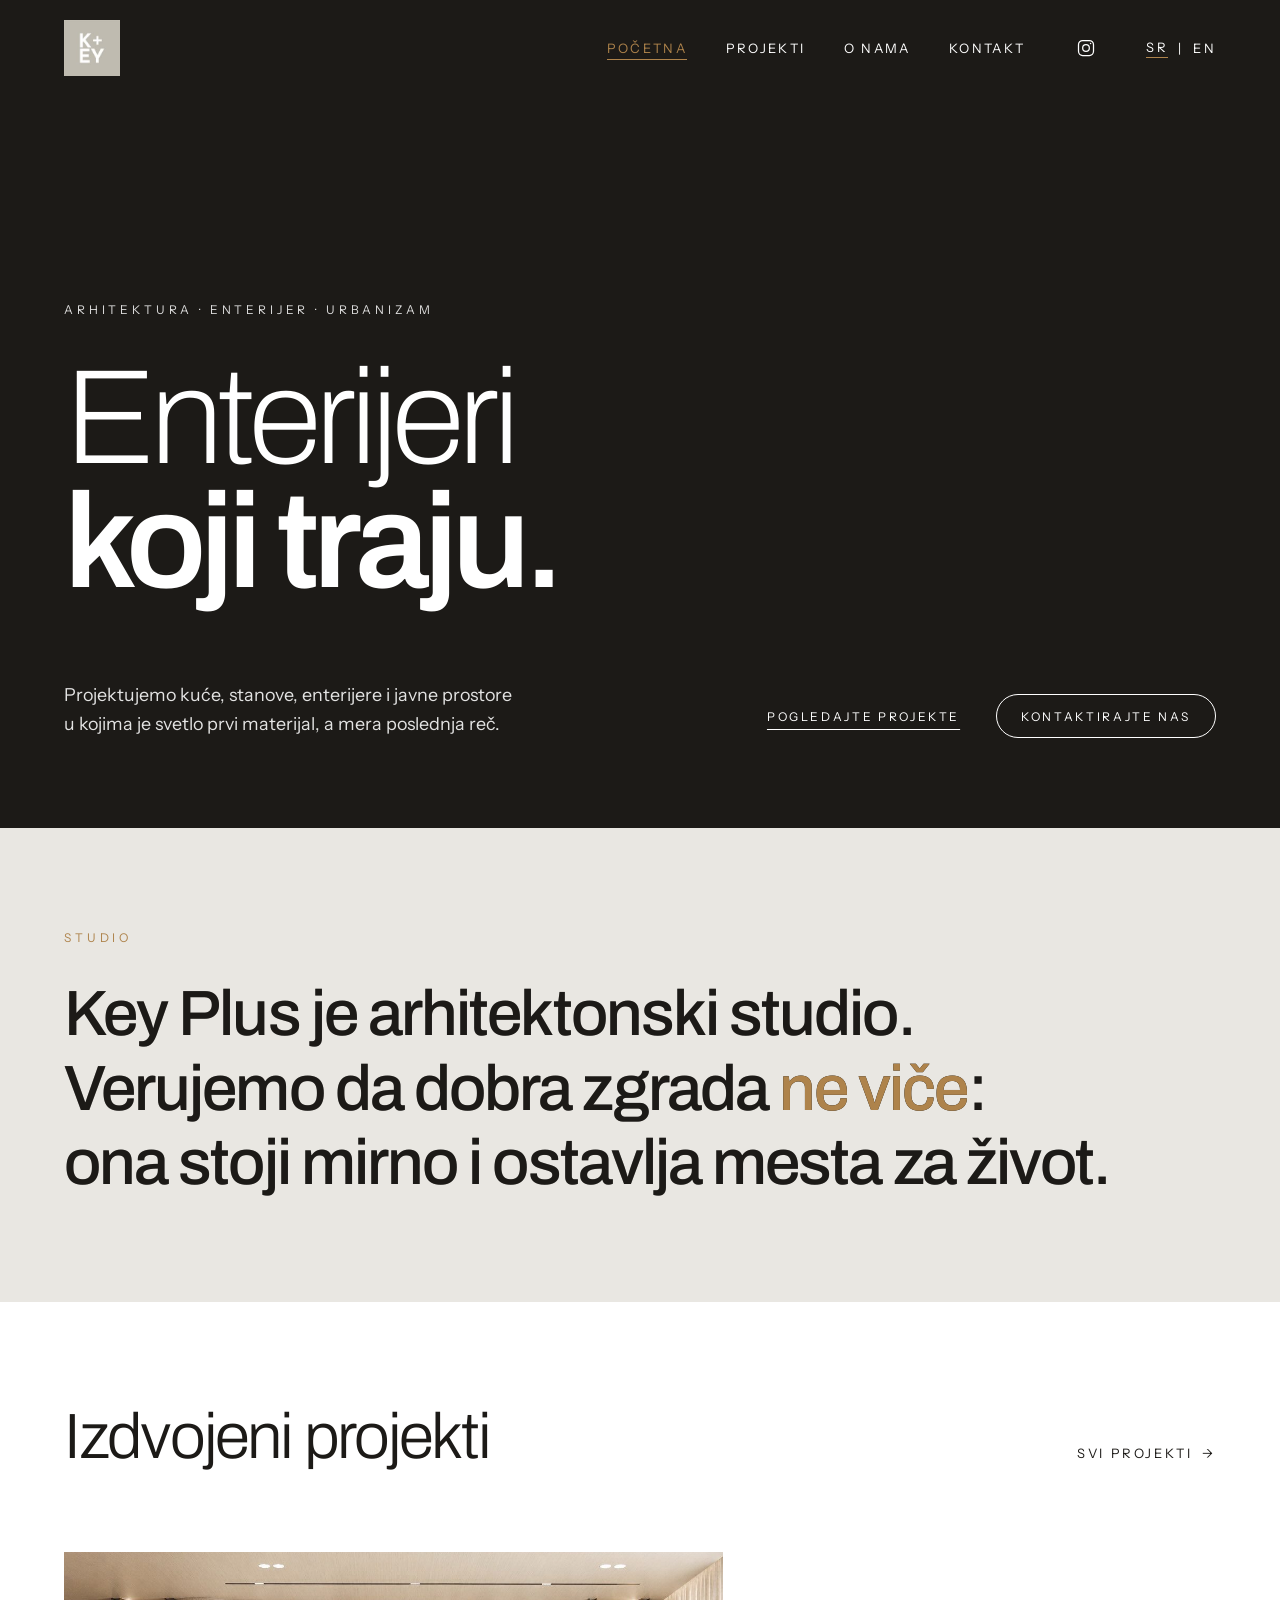
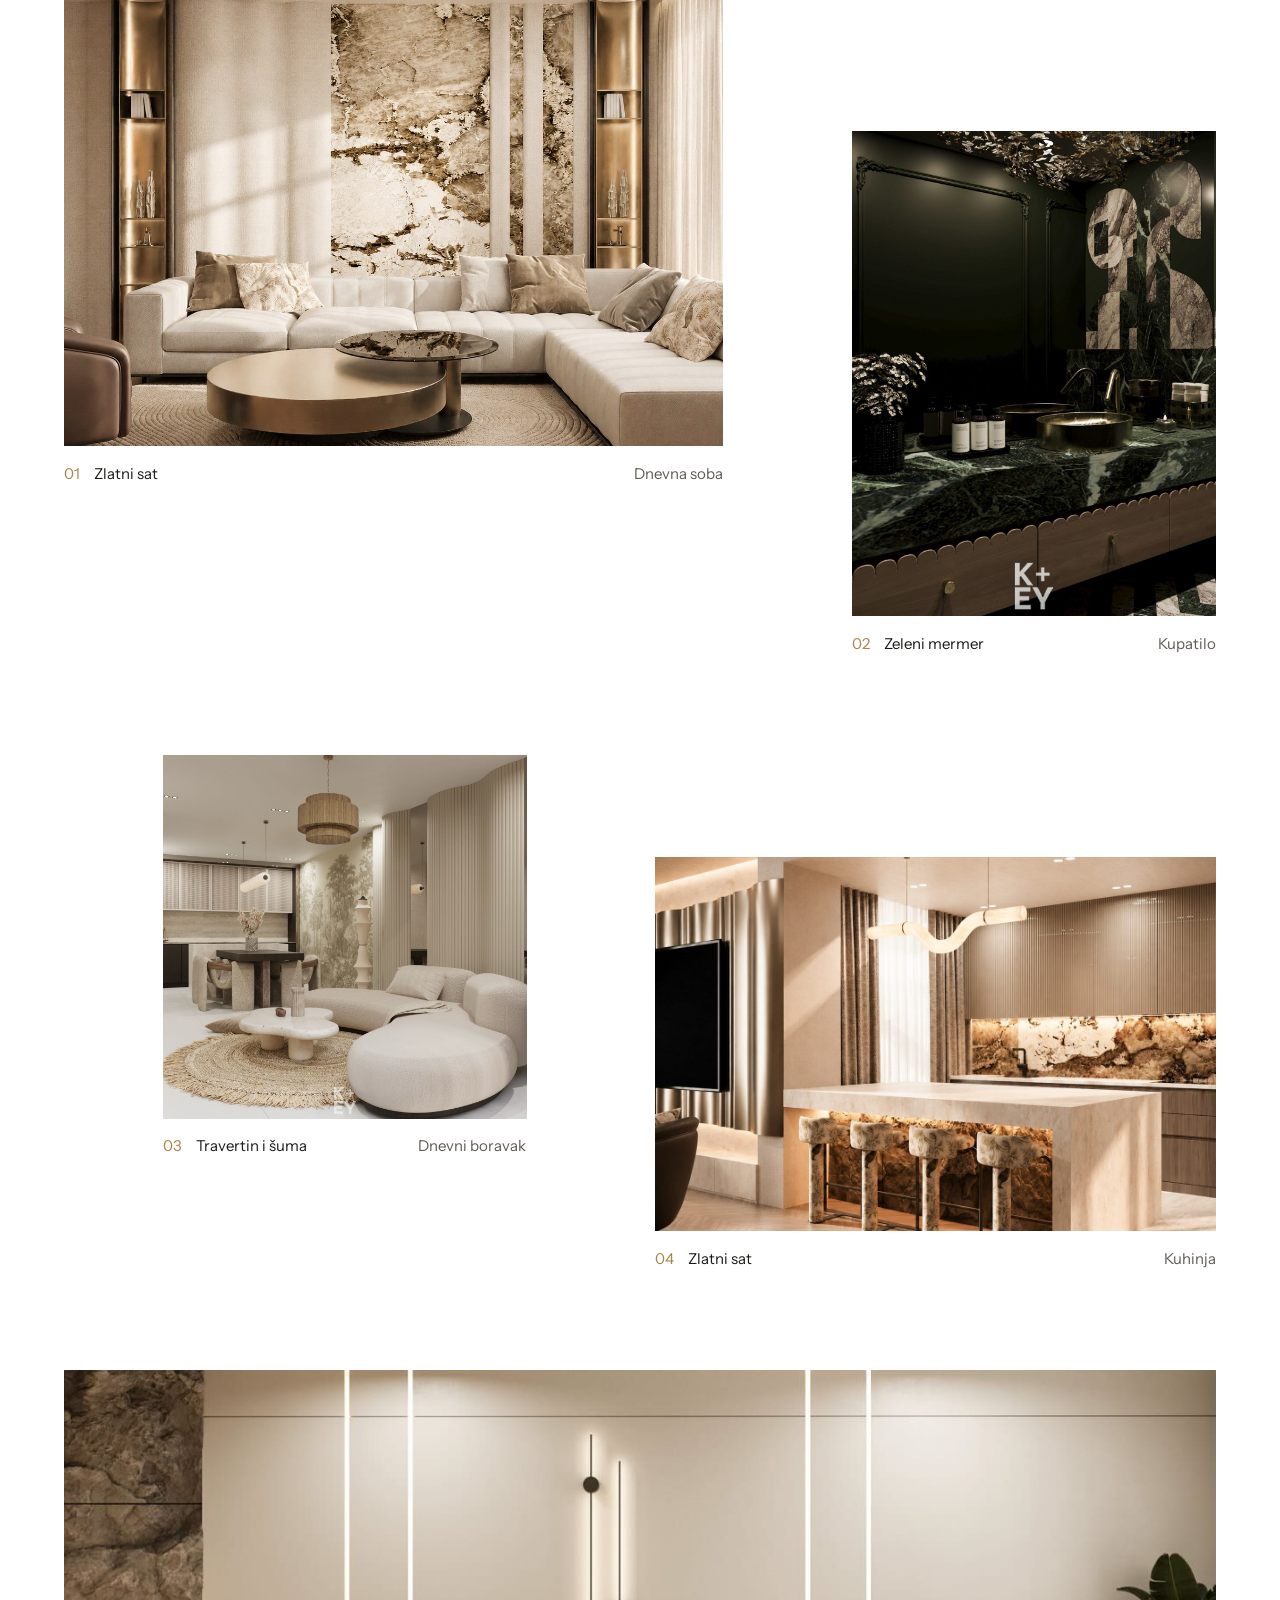
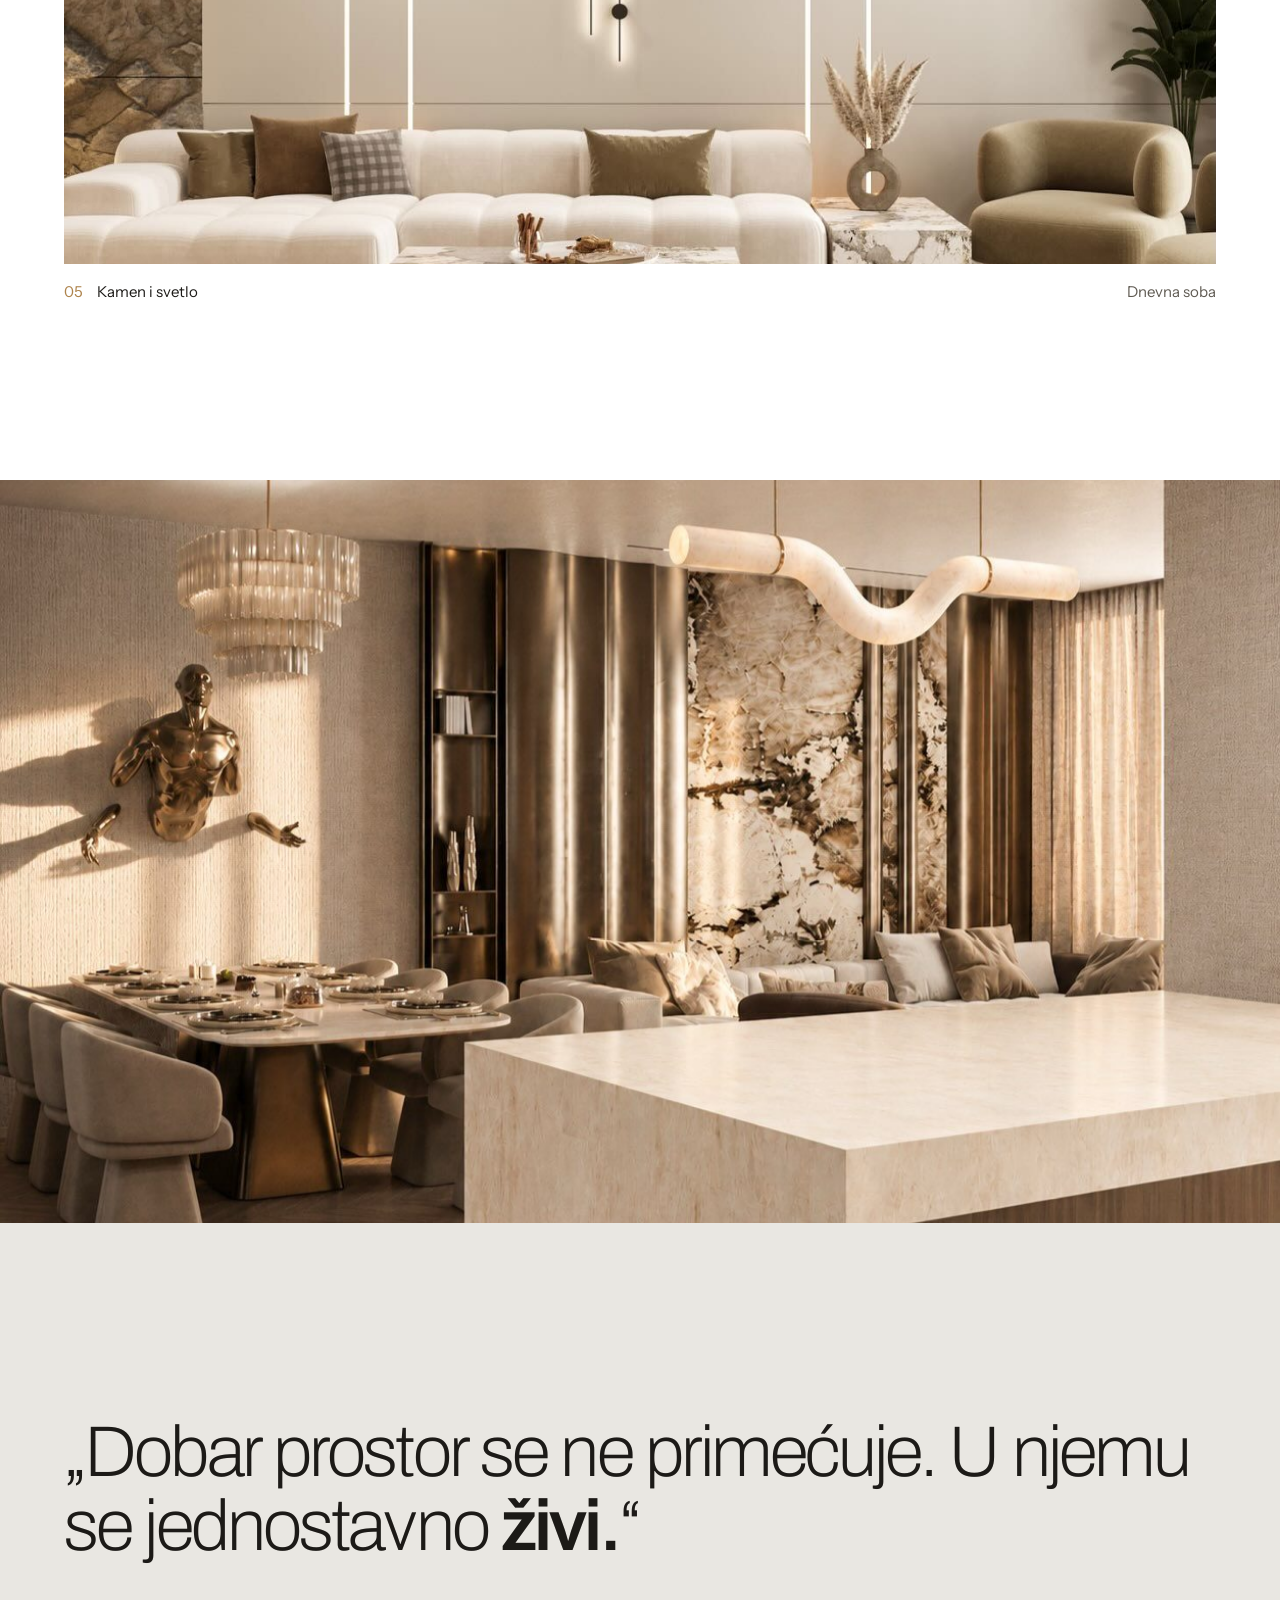
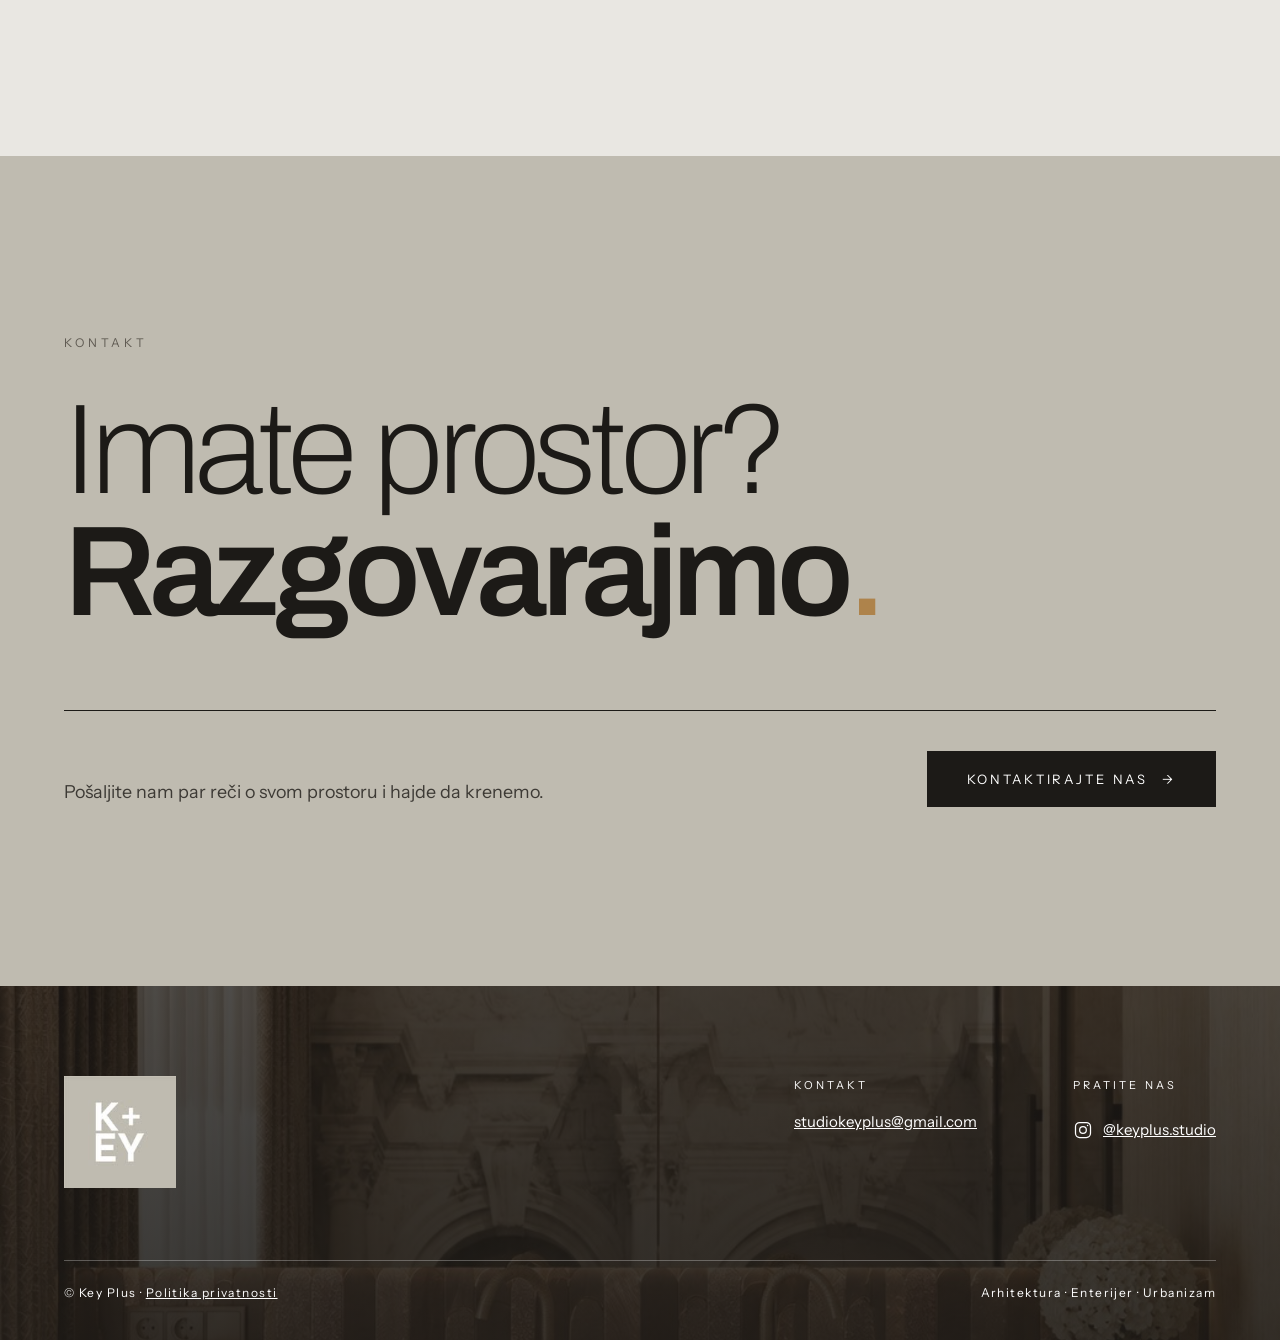
<file: index.html>
<!doctype html>
<html lang="sr-Latn">
<head>
<meta charset="utf-8">
<meta name="viewport" content="width=device-width, initial-scale=1">
<title>Key Plus - Arhitektonski studio</title>
<meta name="description" content="Key Plus je arhitektonski studio. Projektujemo enterijere, kuće i stanove u kojima je svetlo prvi materijal, a mera poslednja reč.">
<meta property="og:type" content="website">
<meta property="og:title" content="Key Plus - Arhitektonski studio">
<meta property="og:description" content="Key Plus je arhitektonski studio. Projektujemo enterijere, kuće i stanove u kojima je svetlo prvi materijal, a mera poslednja reč.">
<meta property="og:image" content="assets/img/dnevna-soba-kamen.jpg">
<meta name="theme-color" content="#ffffff">
<link rel="icon" type="image/jpeg" href="assets/img/logo.jpg">
<link rel="alternate" hreflang="sr-Latn" href="index.html">
<link rel="alternate" hreflang="en" href="en/index.html">
<link rel="preconnect" href="https://fonts.googleapis.com">
<link rel="preconnect" href="https://fonts.gstatic.com" crossorigin>
<link href="https://fonts.googleapis.com/css2?family=Archivo:wght@200;300;400;600&amp;family=Instrument+Sans:wght@400;500&amp;display=swap" rel="stylesheet">
<link rel="stylesheet" href="assets/css/motion.css">
<link rel="stylesheet" href="assets/css/site.css">
</head>
<body>
<div class="kp v-desk" style="font-family: 'Instrument Sans', system-ui, sans-serif; color: #1c1a17; background: #ffffff; min-height: 100vh">

<header class="kp-header kp-header-over" style="--kp-hh: 96px">
<div style="display: flex; flex-wrap: wrap; align-items: center; justify-content: space-between; gap: 16px 32px; padding: 20px clamp(20px, 5vw, 72px); max-width: 1440px; margin: 0 auto; box-sizing: border-box">
<a href="index.html" class="kp-logo" style="display: inline-flex; align-items: center; text-decoration: none; color: #1c1a17">
<img loading="lazy" decoding="async" src="assets/img/logo.jpg" alt="Key Plus - početna" style="width: 56px; height: 56px; display: block">
</a>
<nav aria-label="Glavna navigacija" style="display: flex; flex-wrap: wrap; align-items: center; gap: 4px clamp(20px, 3vw, 44px); font-size: 13px; letter-spacing: 0.18em; text-transform: uppercase">
<a href="index.html" aria-current="page" class="kp-link" style="display: inline-flex; align-items: center; min-height: 44px; text-decoration: none; color: #ae834b">Početna</a>
<a href="projekti.html" class="kp-link" style="display: inline-flex; align-items: center; min-height: 44px; text-decoration: none">Projekti</a>
<a href="o-nama.html" class="kp-link" style="display: inline-flex; align-items: center; min-height: 44px; text-decoration: none">O nama</a>
<a href="kontakt.html" class="kp-link" style="display: inline-flex; align-items: center; min-height: 44px; text-decoration: none">Kontakt</a>
<a href="https://www.instagram.com/keyplus.studio/" aria-label="Key Plus na Instagramu" style="display: inline-flex; align-items: center; justify-content: center; min-width: 44px; min-height: 44px; text-decoration: none"><svg width="20" height="20" viewBox="0 0 24 24" fill="none" stroke="currentColor" stroke-width="1.5" aria-hidden="true"><rect x="3" y="3" width="18" height="18" rx="5"></rect><circle cx="12" cy="12" r="4"></circle><circle cx="17.5" cy="6.5" r="0.9" fill="currentColor" stroke="none"></circle></svg></a>
<span style="display: inline-flex; align-items: center; gap: 10px; color: #5f5a52"><span aria-current="true" style="color: #1c1a17; border-bottom: 1px solid #ae834b; padding-bottom: 2px">SR</span><span aria-hidden="true">|</span><a href="en/index.html" lang="en" class="kp-link" style="display: inline-flex; align-items: center; min-height: 44px; text-decoration: none; color: #5f5a52">EN</a></span>
</nav>
</div>
<div class="kp-progress" aria-hidden="true"></div>
</header>

<main>
<section aria-label="Uvod" style="position: relative; overflow: hidden; background: #1c1a17; color: #ffffff">
<img loading="lazy" decoding="async" class="kp-slide kp-slide-1" src="assets/img/dnevna-soba-kamen.jpg" alt="" style="object-position: 50% 62%">
<img loading="lazy" decoding="async" class="kp-slide kp-slide-2" src="assets/img/dnevna-soba-zlatne-nise.jpg" alt="" style="object-position: 50% 55%">
<img loading="lazy" decoding="async" class="kp-slide kp-slide-3" src="assets/img/dnevni-boravak-sofa.jpg" alt="" style="object-position: 50% 60%">
<div aria-hidden="true" style="position: absolute; inset: 0; background: linear-gradient(180deg, rgba(28, 26, 23, 0.66) 0%, rgba(28, 26, 23, 0.52) 45%, rgba(28, 26, 23, 0.86) 100%)"></div>
<div style="position: relative; max-width: 1440px; min-height: min(92vh, 980px); margin: 0 auto; padding: clamp(120px, 14vw, 220px) clamp(20px, 5vw, 72px) clamp(56px, 7vw, 104px); box-sizing: border-box; display: flex; flex-direction: column; justify-content: flex-end">
<p style="margin: 0 0 40px; font-size: 12px; letter-spacing: 0.32em; text-transform: uppercase; color: rgba(255, 255, 255, 0.85)">Arhitektura · Enterijer · Urbanizam</p>
<h1 style="margin: 0; font-family: 'Archivo', sans-serif; font-weight: 200; font-size: clamp(56px, 10.5vw, 168px); line-height: 0.92; letter-spacing: -0.045em; color: #ffffff">Enterijeri<br><span style="font-weight: 600">koji traju.</span></h1>
<div style="display: flex; flex-wrap: wrap; justify-content: space-between; align-items: flex-end; gap: 32px; margin-top: clamp(48px, 6vw, 96px)">
<p style="margin: 0; flex: 0 1 460px; font-size: clamp(17px, 1.4vw, 20px); line-height: 1.6; color: rgba(255, 255, 255, 0.88)">Projektujemo kuće, stanove, enterijere i javne prostore u kojima je svetlo prvi materijal, a mera poslednja reč.</p>
<div style="display: flex; flex-wrap: wrap; align-items: center; gap: 20px 36px"><a href="projekti.html" class="kp-hu">Pogledajte projekte</a><a href="kontakt.html" class="kp-hb kp-hb-line">Kontaktirajte nas</a></div>
</div>
</div>
</section>



<div style="background: #e9e7e2">
<section style="max-width: 1440px; margin: 0 auto; padding: clamp(72px, 8vw, 128px) clamp(20px, 5vw, 72px); box-sizing: border-box">
<p class="kp-reveal" style="margin: 0 0 32px; font-size: 12px; letter-spacing: 0.32em; text-transform: uppercase; color: #ae834b">Studio</p>
<p style="margin: 0; max-width: 1120px; font-family: 'Archivo', sans-serif; font-weight: 500; font-size: 64px; line-height: 1.16; letter-spacing: -0.03em; --kp-dim: rgba(28, 26, 23, 0.34)"><span class="kp-filltext">Key Plus je arhitektonski studio. <br>Verujemo da dobra zgrada <span class="kp-accent" style="color: rgb(174, 131, 75)">ne viče</span>: <br>ona stoji mirno i ostavlja mesta za život.</span></p>
</section>
</div>

<div>
<section aria-labelledby="izdvojeno" style="max-width: 1440px; margin: 0 auto; padding: clamp(72px, 8vw, 128px) clamp(20px, 5vw, 72px) clamp(120px, 14vw, 220px); box-sizing: border-box">
<div style="display: flex; flex-wrap: wrap; justify-content: space-between; align-items: baseline; gap: 24px; margin-bottom: clamp(48px, 6vw, 96px)">
<h2 id="izdvojeno" style="margin: 0; font-family: 'Archivo', sans-serif; font-weight: 300; font-size: clamp(40px, 5vw, 80px); letter-spacing: -0.035em; line-height: 1"><span class="kp-mask"><span class="kp-rise-s">Izdvojeni projekti</span></span></h2>
<a href="projekti.html" class="kp-link" style="display: inline-flex; align-items: center; gap: 10px; min-height: 44px; font-size: 13px; letter-spacing: 0.2em; text-transform: uppercase; text-decoration: none">Svi projekti <span class="kp-arrow" aria-hidden="true">→</span></a>
</div>
<div class="works" style="display: grid; grid-template-columns: repeat(12, minmax(0, 1fr)); column-gap: clamp(16px, 2.4vw, 40px); row-gap: clamp(64px, 8vw, 128px); align-items: start">
<a href="projekti.html" class="kp-work" style="grid-column: 1 / span 7">
<div class="kp-wipe"><div class="kp-ph kp-light" data-tilt style="aspect-ratio: 4 / 3; background: #bfbbb0"><img loading="lazy" decoding="async" class="kp-ph-in" src="assets/img/dnevna-soba-zlatne-nise.jpg" alt="Dnevna soba sa zlatnim nišama i mermernim panelom"><span class="kp-ph-cta" aria-hidden="true">Pogledaj <span>→</span></span></div></div>
<div style="display: flex; justify-content: space-between; gap: 16px; font-size: 15px"><span><span class="kp-num" style="color: #ae834b; margin-right: 14px">01</span>Zlatni sat</span><span class="kp-meta-r" style="color: #5f5a52">Dnevna soba</span></div>
</a>
<a href="projekti.html" class="kp-work" style="grid-column: 9 / span 4; margin-top: clamp(80px, 14vw, 220px)">
<div class="kp-wipe"><div class="kp-ph kp-light" data-tilt style="aspect-ratio: 3 / 4; background: #bc9f7c"><img loading="lazy" decoding="async" class="kp-ph-in" src="assets/img/kupatilo-zeleni-mermer.jpg" alt="Kupatilo od zelenog mermera sa mesinganim lavaboom"><span class="kp-ph-cta" aria-hidden="true">Pogledaj <span>→</span></span></div></div>
<div style="display: flex; justify-content: space-between; gap: 16px; font-size: 15px"><span><span class="kp-num" style="color: #ae834b; margin-right: 14px">02</span>Zeleni mermer</span><span class="kp-meta-r" style="color: #5f5a52">Kupatilo</span></div>
</a>
<a href="projekti.html" class="kp-work" style="grid-column: 2 / span 4">
<div class="kp-wipe"><div class="kp-ph kp-light" data-tilt style="aspect-ratio: 1 / 1; background: #bc9f7c"><img loading="lazy" decoding="async" class="kp-ph-in" src="assets/img/dnevni-boravak-sofa.jpg" alt="Dnevni boravak sa zaobljenom sofom i tapetom sa šumom"><span class="kp-ph-cta" aria-hidden="true">Pogledaj <span>→</span></span></div></div>
<div style="display: flex; justify-content: space-between; gap: 16px; font-size: 15px"><span><span class="kp-num" style="color: #ae834b; margin-right: 14px">03</span>Travertin i šuma</span><span class="kp-meta-r" style="color: #5f5a52">Dnevni boravak</span></div>
</a>
<a href="projekti.html" class="kp-work" style="grid-column: 7 / span 6; margin-top: clamp(40px, 8vw, 140px)">
<div class="kp-wipe"><div class="kp-ph kp-light" data-tilt style="aspect-ratio: 3 / 2; background: #bfbbb0"><img loading="lazy" decoding="async" class="kp-ph-in" src="assets/img/kuhinjsko-ostrvo.jpg" alt="Kuhinjsko ostrvo sa barskim stolicama i talasastom lampom"><span class="kp-ph-cta" aria-hidden="true">Pogledaj <span>→</span></span></div></div>
<div style="display: flex; justify-content: space-between; gap: 16px; font-size: 15px"><span><span class="kp-num" style="color: #ae834b; margin-right: 14px">04</span>Zlatni sat</span><span class="kp-meta-r" style="color: #5f5a52">Kuhinja</span></div>
</a>
<a href="projekti.html" class="kp-work" style="grid-column: 1 / span 12">
<div class="kp-wipe"><div class="kp-ph kp-light" data-tilt style="aspect-ratio: 21 / 9; background: #bfbbb0"><img loading="lazy" decoding="async" class="kp-ph-in" src="assets/img/dnevna-soba-svetlosne-linije.jpg" alt="Zid dnevne sobe sa svetlosnim linijama i belom modularnom sofom" style="object-position: 50% 55%"><span class="kp-ph-cta" aria-hidden="true">Pogledaj <span>→</span></span></div></div>
<div style="display: flex; justify-content: space-between; gap: 16px; font-size: 15px"><span><span class="kp-num" style="color: #ae834b; margin-right: 14px">05</span>Kamen i svetlo</span><span class="kp-meta-r" style="color: #5f5a52">Dnevna soba</span></div>
</a>
</div>
</section>
</div>

<section aria-label="Atmosfera" style="position: relative; overflow: hidden; height: clamp(360px, 58vw, 820px); background: #bc9f7c">
<img loading="lazy" decoding="async" class="kp-drift" src="assets/img/trpezarija-skulptura.jpg" alt="Trpezarija u toplom svetlu sa skulpturom na zidu i talasastom lampom" style="position: absolute; left: 0; top: -8%; width: 100%; height: 116%; object-fit: cover; display: block">
</section>

<section style="background: #e9e7e2; padding: clamp(120px, 15vw, 220px) clamp(20px, 5vw, 72px)">
<blockquote class="kp-reveal" style="margin: 0 auto; max-width: 1200px; font-family: 'Archivo', sans-serif; font-weight: 200; font-size: clamp(36px, 5.6vw, 92px); line-height: 1.04; letter-spacing: -0.04em; color: #1c1a17; --kp-dim: rgba(28, 26, 23, 0.18)"><span class="kp-filltext">„Dobar prostor se ne primećuje. U njemu se jednostavno <span style="font-weight: 600">živi.</span>“</span></blockquote>
</section>

<div style="background: #bfbbb0">
<section id="kontakt" aria-labelledby="cta" style="max-width: 1440px; margin: 0 auto; padding: clamp(120px, 14vw, 220px) clamp(20px, 5vw, 72px); box-sizing: border-box">
<p class="kp-reveal" style="margin: 0 0 40px; font-size: 12px; letter-spacing: 0.32em; text-transform: uppercase; color: #5f5a52">Kontakt</p>
<h2 id="cta" style="margin: 0; font-family: 'Archivo', sans-serif; font-weight: 200; font-size: clamp(56px, 10vw, 160px); line-height: 0.95; letter-spacing: -0.045em"><span class="kp-mask"><span class="kp-rise-s">Imate prostor?</span></span><span class="kp-mask"><span class="kp-rise-s" style="font-weight: 600">Razgovarajmo<span style="color: #ae834b">.</span></span></span></h2>
<div class="kp-reveal" style="display: flex; flex-wrap: wrap; align-items: flex-end; justify-content: space-between; gap: 32px; margin-top: clamp(48px, 6vw, 88px); border-top: 1px solid #1c1a17; padding-top: 40px">
<p style="margin: 0; flex: 0 1 520px; font-size: clamp(17px, 1.4vw, 20px); line-height: 1.6; color: #3d3a35">Pošaljite nam par reči o svom prostoru i hajde da krenemo.</p>
<a href="kontakt.html" class="kp-btn" style="display: inline-flex; align-items: center; gap: 14px; min-height: 56px; padding: 0 40px; background: #1c1a17; color: #ffffff; font-size: 13px; letter-spacing: 0.22em; text-transform: uppercase; text-decoration: none">Kontaktirajte nas <span aria-hidden="true">→</span></a>
</div>
</section>
</div>
</main>

<footer class="kp-footer-img" style="background: #bc9f7c; color: #1c1a17; padding: clamp(56px, 7vw, 96px) clamp(20px, 5vw, 72px) 40px">
<div style="max-width: 1296px; margin: 0 auto; display: flex; flex-wrap: wrap; justify-content: space-between; gap: 48px">
<a href="index.html" class="kp-logo" style="display: block"><img loading="lazy" decoding="async" src="assets/img/logo.jpg" alt="Key Plus - početna" style="width: 112px; height: 112px; display: block"></a>
<div style="display: flex; flex-wrap: wrap; gap: 48px 96px; font-size: 15px; line-height: 1.8">
<div><div style="font-size: 11px; letter-spacing: 0.28em; text-transform: uppercase; margin-bottom: 12px">Kontakt</div><a href="mailto:studiokeyplus@gmail.com">studiokeyplus@gmail.com</a></div>
<div><div style="font-size: 11px; letter-spacing: 0.28em; text-transform: uppercase; margin-bottom: 12px">Pratite nas</div><a href="https://www.instagram.com/keyplus.studio/" style="display: inline-flex; align-items: center; gap: 10px; min-height: 44px"><svg width="20" height="20" viewBox="0 0 24 24" fill="none" stroke="currentColor" stroke-width="1.5" aria-hidden="true"><rect x="3" y="3" width="18" height="18" rx="5"></rect><circle cx="12" cy="12" r="4"></circle><circle cx="17.5" cy="6.5" r="0.9" fill="currentColor" stroke="none"></circle></svg>@keyplus.studio</a></div>
</div>
</div>
<div style="max-width: 1296px; margin: 72px auto 0; display: flex; flex-wrap: wrap; justify-content: space-between; gap: 16px; font-size: 12px; letter-spacing: 0.12em; border-top: 1px solid #1c1a17; padding-top: 24px"><span>© Key Plus · <a href="politika-privatnosti.html">Politika privatnosti</a></span><span>Arhitektura · Enterijer · Urbanizam</span></div>
</footer>

</div>

<div class="kp kp-touch v-tel" style="font-family: 'Instrument Sans', system-ui, sans-serif; color: #1c1a17; background: #ffffff; min-height: 100vh; overflow-x: clip">

<header class="kp-header kp-header-over" style="--kp-hh: 68px">
<div style="display: flex; align-items: center; justify-content: space-between; gap: 16px; padding: 12px 20px">
<a href="index.html" class="kp-logo" style="display: inline-flex; align-items: center; text-decoration: none"><img loading="lazy" decoding="async" src="assets/img/logo.jpg" alt="Key Plus - početna" style="width: 44px; height: 44px; display: block"></a>
<button type="button" class="kp-menu-btn" data-menu-open aria-expanded="false" aria-controls="kp-menu">Meni <span class="kp-burger" aria-hidden="true"><i></i><i></i></span></button>
</div>
<div class="kp-progress" aria-hidden="true"></div>
</header>

<main>
<section aria-label="Uvod" style="position: relative; overflow: hidden; background: #1c1a17; color: #ffffff">
<img loading="lazy" decoding="async" class="kp-slide kp-slide-1" src="assets/img/dnevna-soba-kamen.jpg" alt="" style="object-position: 72% 50%">
<img loading="lazy" decoding="async" class="kp-slide kp-slide-2" src="assets/img/dnevna-soba-zlatne-nise.jpg" alt="" style="object-position: 30% 50%">
<img loading="lazy" decoding="async" class="kp-slide kp-slide-3" src="assets/img/dnevni-boravak-sofa.jpg" alt="" style="object-position: 60% 50%">
<div aria-hidden="true" style="position: absolute; inset: 0; background: linear-gradient(180deg, rgba(28, 26, 23, 0.62) 0%, rgba(28, 26, 23, 0.52) 40%, rgba(28, 26, 23, 0.88) 100%)"></div>
<div style="position: relative; min-height: max(660px, min(92svh, 780px)); padding: 120px 20px 48px; box-sizing: border-box; display: flex; flex-direction: column; justify-content: flex-end">
<p style="margin: 0 0 24px; font-size: 11px; letter-spacing: 0.3em; text-transform: uppercase; color: rgba(255, 255, 255, 0.85)">Arhitektura · Enterijer · Urbanizam</p>
<h1 style="margin: 0; font-family: 'Archivo', sans-serif; font-weight: 200; font-size: 12vw; line-height: 0.95; letter-spacing: -0.045em; color: #ffffff">Enterijeri<br><span style="font-weight: 600">koji traju.</span></h1>
<p style="margin: 28px 0 0; font-size: 16px; line-height: 1.6; color: rgba(255, 255, 255, 0.88)">Projektujemo kuće, stanove, enterijere i javne prostore u kojima je svetlo prvi materijal, a mera poslednja reč.</p>
<div style="display: flex; flex-wrap: wrap; align-items: center; gap: 12px; margin-top: 24px"><a href="projekti.html" class="kp-hu" style="flex: 0 0 auto; font-size: 10.5px; letter-spacing: 0.1em">Pogledajte projekte</a><a href="kontakt.html" class="kp-hb kp-hb-line" style="flex: 0 0 auto; padding: 0 14px; font-size: 10.5px; letter-spacing: 0.1em">Kontaktirajte nas</a></div>
</div>
</section>

<section style="padding: 72px 20px; background: #e9e7e2">
<p class="kp-reveal" style="margin: 0 0 24px; font-size: 11px; letter-spacing: 0.3em; text-transform: uppercase; color: #ae834b">Studio</p>
<p class="kp-reveal" style="margin: 0; max-width: 34ch; font-family: 'Archivo', sans-serif; font-weight: 500; font-size: 26px; line-height: 1.28; letter-spacing: -0.02em; text-wrap: pretty; --kp-dim: rgba(28, 26, 23, 0.34)"><span class="kp-filltext">Key Plus je arhitektonski studio. Verujemo da dobra zgrada <span class="kp-accent" style="color: #ae834b">ne viče</span>: ona stoji mirno i ostavlja mesta za život.</span></p>
</section>

<section aria-labelledby="izdvojeno-tel" style="padding: 56px 20px 112px">
<div style="display: flex; justify-content: space-between; align-items: baseline; gap: 16px; margin-bottom: 40px">
<h2 id="izdvojeno-tel" style="margin: 0; font-family: 'Archivo', sans-serif; font-weight: 300; font-size: 36px; letter-spacing: -0.03em; line-height: 1"><span class="kp-mask"><span class="kp-rise-s">Izdvojeno</span></span></h2>
<a href="projekti.html" style="display: inline-flex; align-items: center; min-height: 44px; font-size: 12px; letter-spacing: 0.18em; text-transform: uppercase; text-decoration: none">Sve →</a>
</div>
<div style="display: flex; flex-direction: column; gap: 56px">
<a href="projekti.html" class="kp-work">
<div class="kp-wipe"><div class="kp-ph" style="aspect-ratio: 1 / 1; background: #bfbbb0"><img loading="lazy" decoding="async" class="kp-ph-in" src="assets/img/dnevna-soba-zlatne-nise.jpg" alt="Dnevna soba sa zlatnim nišama i mermernim panelom"><span class="kp-ph-cta" aria-hidden="true">Pogledaj <span>→</span></span></div></div>
<div style="display: flex; justify-content: space-between; gap: 12px; font-size: 14px"><span><span class="kp-num" style="color: #ae834b; margin-right: 12px">01</span>Zlatni sat</span><span class="kp-meta-r" style="color: #5f5a52">Dnevna soba</span></div>
</a>
<a href="projekti.html" class="kp-work" style="margin-left: 48px">
<div class="kp-wipe"><div class="kp-ph" style="aspect-ratio: 3 / 4; background: #bc9f7c"><img loading="lazy" decoding="async" class="kp-ph-in" src="assets/img/kupatilo-zeleni-mermer.jpg" alt="Kupatilo od zelenog mermera sa mesinganim lavaboom"><span class="kp-ph-cta" aria-hidden="true">Pogledaj <span>→</span></span></div></div>
<div style="display: flex; justify-content: space-between; gap: 12px; font-size: 14px"><span><span class="kp-num" style="color: #ae834b; margin-right: 12px">02</span>Zeleni mermer</span><span class="kp-meta-r" style="color: #5f5a52">Kupatilo</span></div>
</a>
<a href="projekti.html" class="kp-work" style="margin-right: 48px">
<div class="kp-wipe"><div class="kp-ph" style="aspect-ratio: 1 / 1; background: #bc9f7c"><img loading="lazy" decoding="async" class="kp-ph-in" src="assets/img/dnevni-boravak-sofa.jpg" alt="Dnevni boravak sa zaobljenom sofom i tapetom sa šumom"><span class="kp-ph-cta" aria-hidden="true">Pogledaj <span>→</span></span></div></div>
<div style="display: flex; justify-content: space-between; gap: 12px; font-size: 14px"><span><span class="kp-num" style="color: #ae834b; margin-right: 12px">03</span>Travertin i šuma</span><span class="kp-meta-r" style="color: #5f5a52">Dnevni boravak</span></div>
</a>
<a href="projekti.html" class="kp-work">
<div class="kp-wipe"><div class="kp-ph" style="aspect-ratio: 4 / 3; background: #bfbbb0"><img loading="lazy" decoding="async" class="kp-ph-in" src="assets/img/kuhinjsko-ostrvo.jpg" alt="Kuhinjsko ostrvo sa barskim stolicama i talasastom lampom"><span class="kp-ph-cta" aria-hidden="true">Pogledaj <span>→</span></span></div></div>
<div style="display: flex; justify-content: space-between; gap: 12px; font-size: 14px"><span><span class="kp-num" style="color: #ae834b; margin-right: 12px">04</span>Zlatni sat</span><span class="kp-meta-r" style="color: #5f5a52">Kuhinja</span></div>
</a>
<a href="projekti.html" class="kp-work" style="margin-left: 48px">
<div class="kp-wipe"><div class="kp-ph" style="aspect-ratio: 4 / 5; background: #bfbbb0"><img loading="lazy" decoding="async" class="kp-ph-in" src="assets/img/dnevna-soba-svetlosne-linije.jpg" alt="Zid dnevne sobe sa svetlosnim linijama i belom sofom" style="object-position: 40% 50%"><span class="kp-ph-cta" aria-hidden="true">Pogledaj <span>→</span></span></div></div>
<div style="display: flex; justify-content: space-between; gap: 12px; font-size: 14px"><span><span class="kp-num" style="color: #ae834b; margin-right: 12px">05</span>Kamen i svetlo</span><span class="kp-meta-r" style="color: #5f5a52">Dnevna soba</span></div>
</a>
</div>
</section>

<section aria-label="Atmosfera" style="position: relative; overflow: hidden; aspect-ratio: 1 / 1; background: #bc9f7c">
<img loading="lazy" decoding="async" class="kp-wipe" src="assets/img/trpezarija-skulptura.jpg" alt="Trpezarija u toplom svetlu sa skulpturom na zidu i talasastom lampom" style="position: absolute; inset: 0; width: 100%; height: 100%; object-fit: cover; object-position: 50% 100%; display: block">
</section>

<section style="background: #e9e7e2; padding: 96px 20px">
<blockquote class="kp-reveal" style="margin: 0; font-family: 'Archivo', sans-serif; font-weight: 200; font-size: 34px; line-height: 1.16; letter-spacing: -0.03em; text-wrap: balance; color: #1c1a17; --kp-dim: rgba(28, 26, 23, 0.18)"><span class="kp-filltext">„Dobar prostor se ne primećuje. U njemu se jednostavno <span style="font-weight: 600">živi.</span>“</span></blockquote>
</section>

<section id="kontakt" aria-labelledby="cta-tel" style="padding: 104px 20px; background: #bfbbb0">
<p class="kp-reveal" style="margin: 0 0 28px; font-size: 11px; letter-spacing: 0.3em; text-transform: uppercase; color: #5f5a52">Kontakt</p>
<h2 id="cta-tel" style="margin: 0; font-family: 'Archivo', sans-serif; font-weight: 200; font-size: 12vw; line-height: 0.98; letter-spacing: -0.045em"><span class="kp-mask"><span class="kp-rise-s">Imate prostor?</span></span><span class="kp-mask"><span class="kp-rise-s" style="font-weight: 600">Razgovarajmo<span style="color: #ae834b">.</span></span></span></h2>
<div class="kp-reveal" style="display: flex; flex-direction: column; gap: 24px; margin-top: 40px; border-top: 1px solid #1c1a17; padding-top: 28px">
<p style="margin: 0; font-size: 16px; line-height: 1.6; color: #3d3a35">Pošaljite nam par reči o svom prostoru i hajde da krenemo.</p>
<a href="kontakt.html" class="kp-btn" style="display: inline-flex; align-items: center; justify-content: center; gap: 14px; min-height: 56px; padding: 0 28px; background: #1c1a17; color: #ffffff; font-size: 13px; letter-spacing: 0.22em; text-transform: uppercase; text-decoration: none">Kontaktirajte nas <span aria-hidden="true">→</span></a>
</div>
</section>
</main>

<footer class="kp-footer-img" style="background: #bc9f7c; color: #1c1a17; padding: 56px 20px 32px">
<img loading="lazy" decoding="async" src="assets/img/logo.jpg" alt="Key Plus logo" style="width: 88px; height: 88px; display: block">
<div style="display: flex; flex-direction: column; gap: 32px; margin-top: 40px; font-size: 15px; line-height: 1.8">
<div><div style="font-size: 11px; letter-spacing: 0.28em; text-transform: uppercase; margin-bottom: 8px">Kontakt</div><a href="mailto:studiokeyplus@gmail.com">studiokeyplus@gmail.com</a></div>
<div><div style="font-size: 11px; letter-spacing: 0.28em; text-transform: uppercase; margin-bottom: 8px">Pratite nas</div><a href="https://www.instagram.com/keyplus.studio/" style="display: inline-flex; align-items: center; gap: 10px; min-height: 44px"><svg width="20" height="20" viewBox="0 0 24 24" fill="none" stroke="currentColor" stroke-width="1.5" aria-hidden="true"><rect x="3" y="3" width="18" height="18" rx="5"></rect><circle cx="12" cy="12" r="4"></circle><circle cx="17.5" cy="6.5" r="0.9" fill="currentColor" stroke="none"></circle></svg>@keyplus.studio</a></div>
</div>
<div style="margin-top: 48px; border-top: 1px solid #1c1a17; padding-top: 20px; font-size: 12px; letter-spacing: 0.12em">© Key Plus · <a href="politika-privatnosti.html">Politika privatnosti</a></div>
</footer>

<nav class="kp-menu" id="kp-menu" data-menu hidden aria-label="Glavna navigacija">
<div style="display: flex; align-items: center; justify-content: space-between">
<img loading="lazy" decoding="async" src="assets/img/logo.jpg" alt="Key Plus logo" style="width: 44px; height: 44px; display: block">
<button type="button" class="kp-menu-btn" data-menu-close>Zatvori <span aria-hidden="true">×</span></button>
</div>
<div style="display: flex; flex-direction: column; margin-top: 24px">
<a href="index.html" class="kp-menu-link" aria-current="page"><span class="kp-mask"><span class="kp-rise kp-d1">Početna</span></span><small>01</small></a>
<a href="projekti.html" class="kp-menu-link"><span class="kp-mask"><span class="kp-rise kp-d2">Projekti</span></span><small>02</small></a>
<a href="o-nama.html" class="kp-menu-link"><span class="kp-mask"><span class="kp-rise kp-d3">O nama</span></span><small>03</small></a>
<a href="kontakt.html" class="kp-menu-link"><span class="kp-mask"><span class="kp-rise kp-d4">Kontakt</span></span><small>04</small></a>
</div>
<div style="margin-top: auto; display: flex; justify-content: space-between; align-items: center; font-size: 12px; letter-spacing: 0.2em; text-transform: uppercase">
<span><span aria-current="true" style="border-bottom: 1px solid #1c1a17">SR</span> | <a href="en/index.html" lang="en" style="display: inline-flex; align-items: center; min-height: 44px">EN</a></span>
<a href="https://www.instagram.com/keyplus.studio/" style="display: inline-flex; align-items: center; gap: 8px; min-height: 44px; text-transform: none; letter-spacing: 0.04em"><svg width="20" height="20" viewBox="0 0 24 24" fill="none" stroke="currentColor" stroke-width="1.5" aria-hidden="true"><rect x="3" y="3" width="18" height="18" rx="5"></rect><circle cx="12" cy="12" r="4"></circle><circle cx="17.5" cy="6.5" r="0.9" fill="currentColor" stroke="none"></circle></svg>@keyplus.studio</a>
</div>
</nav>

</div>
<script src="assets/js/site.js" defer></script>
</body>
</html>
</file>
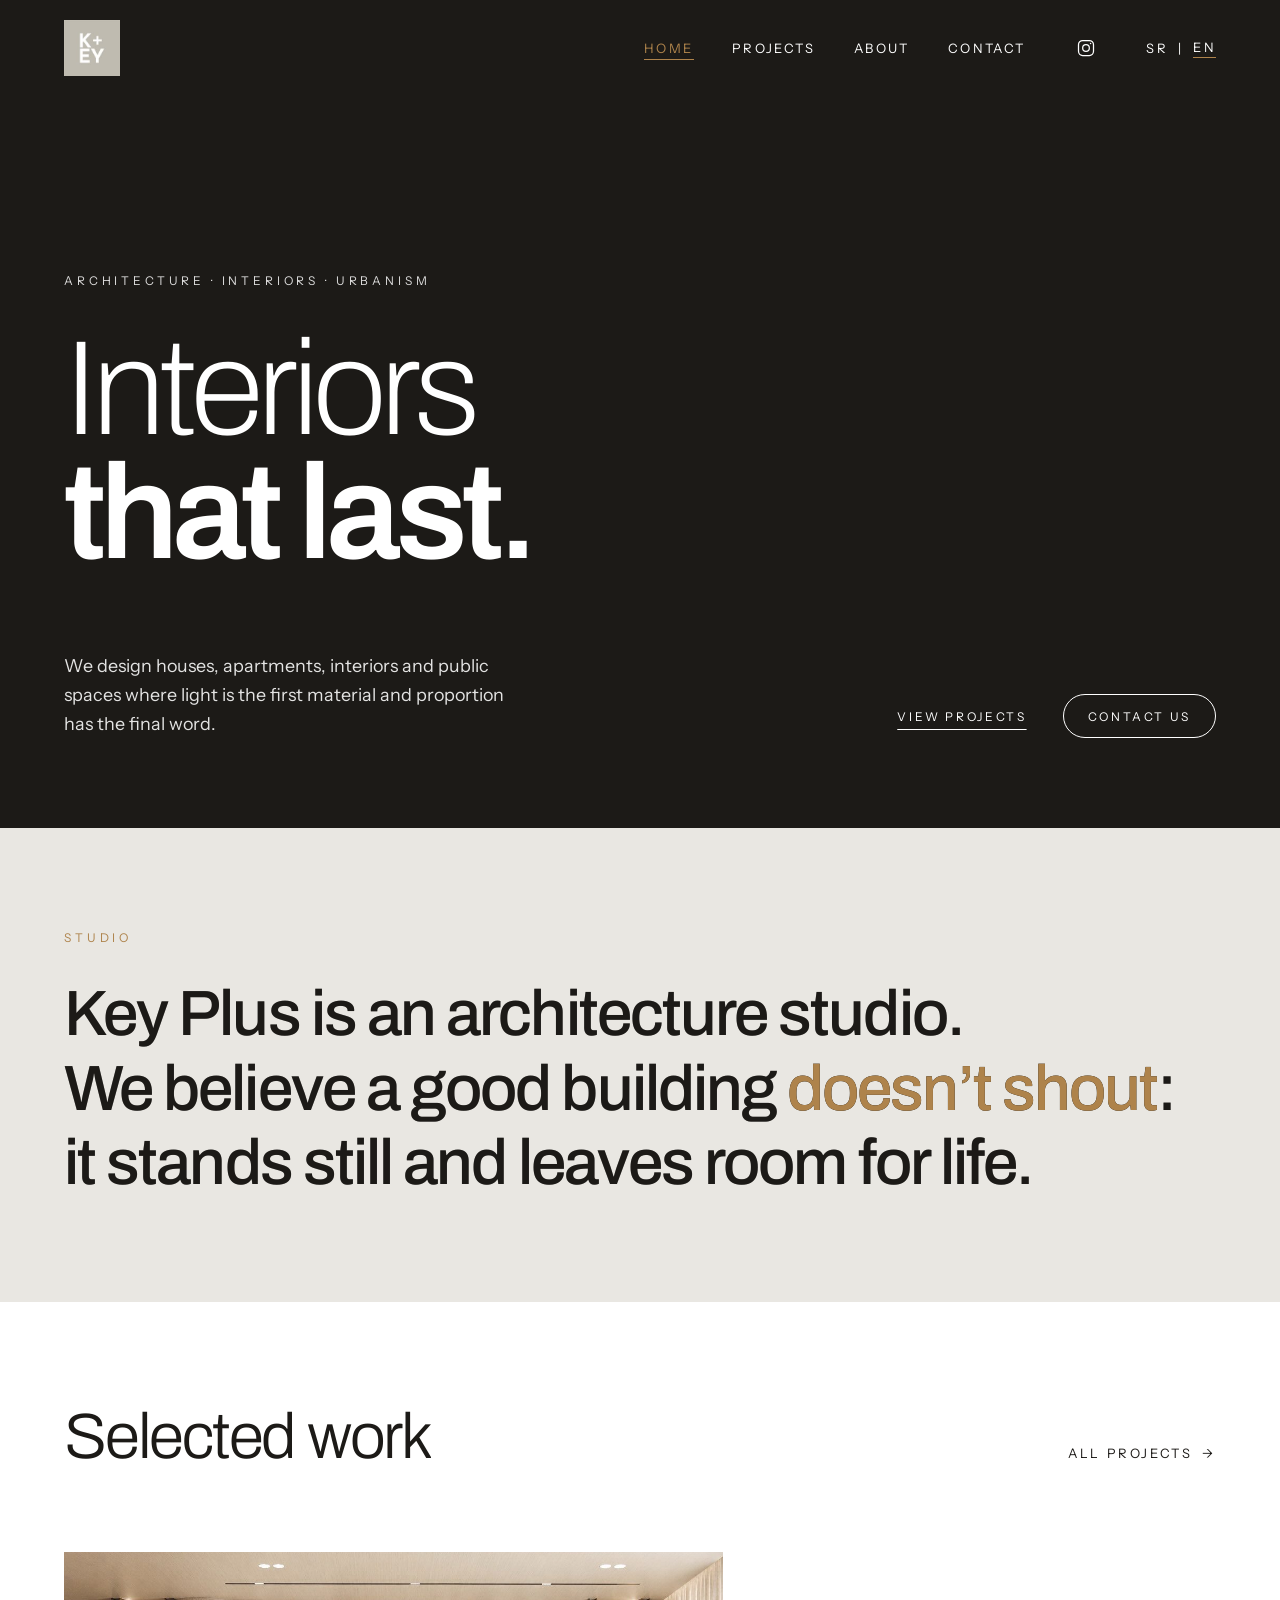
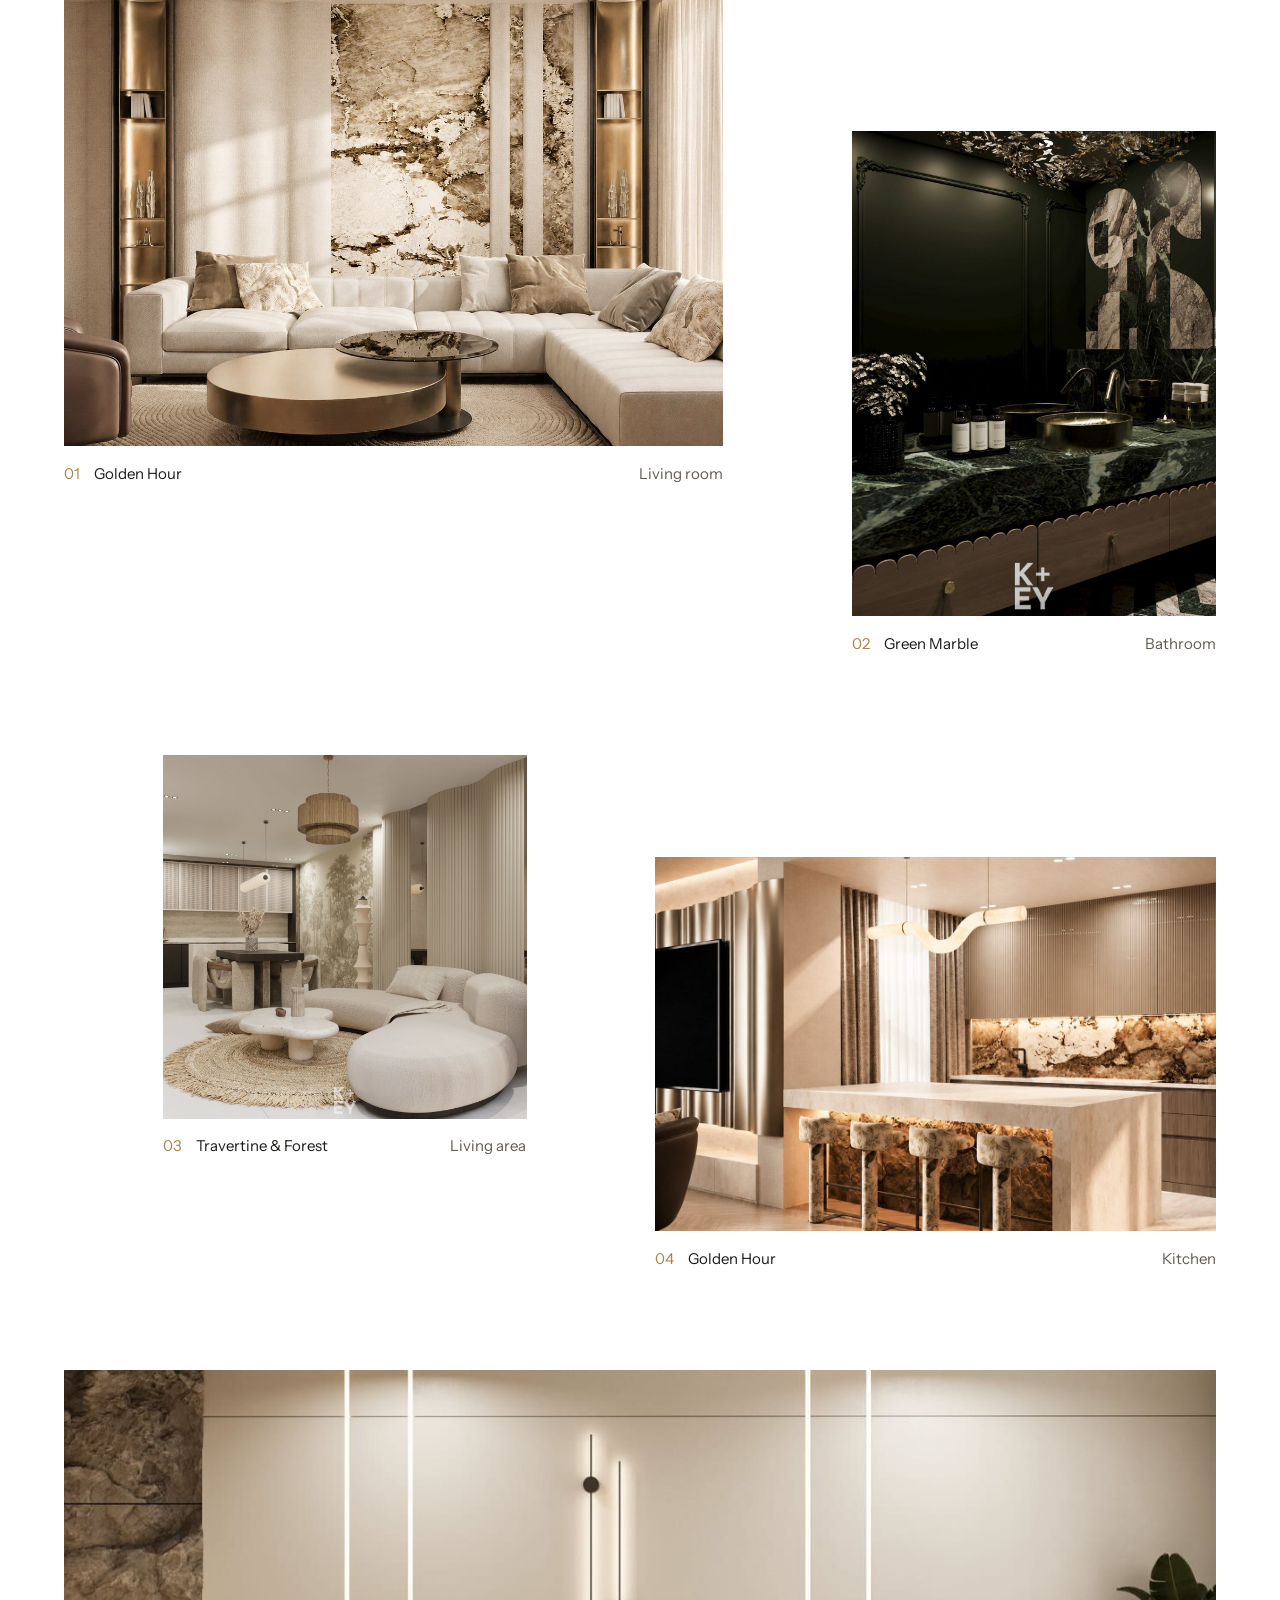
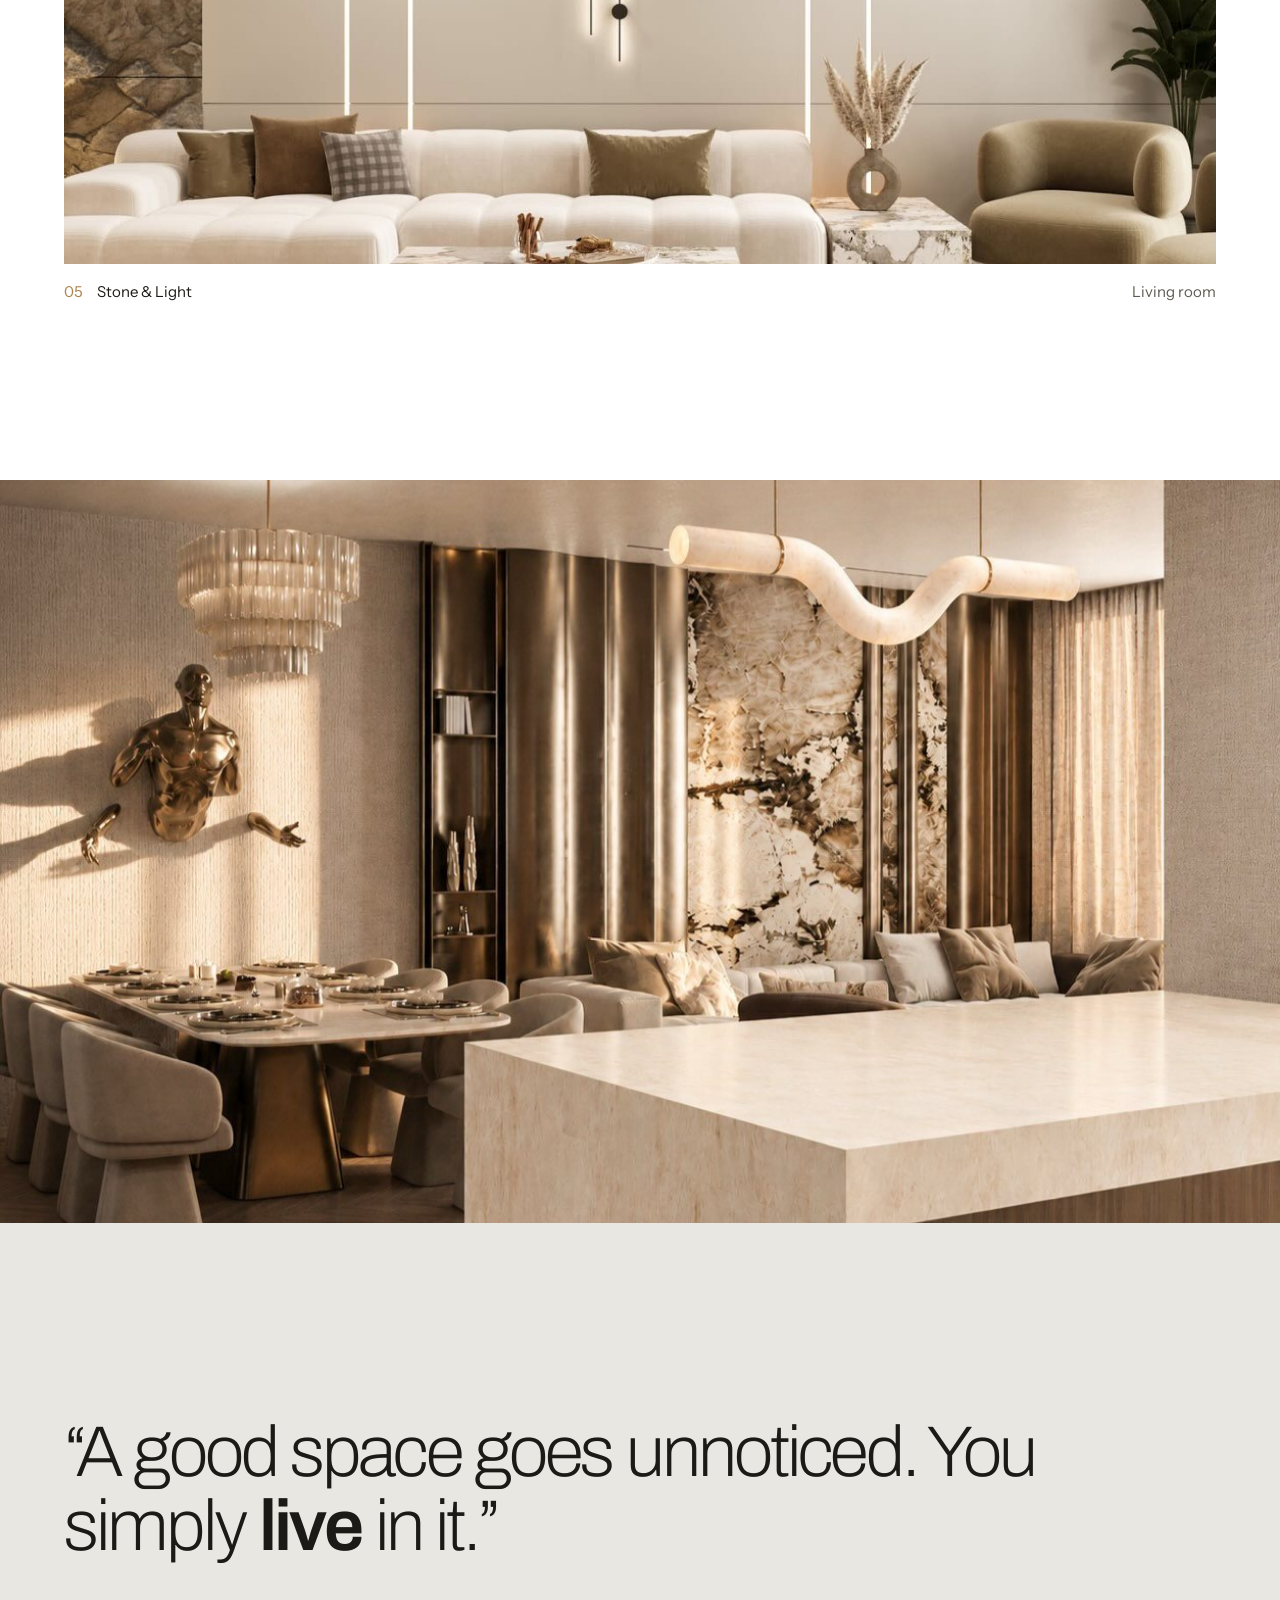
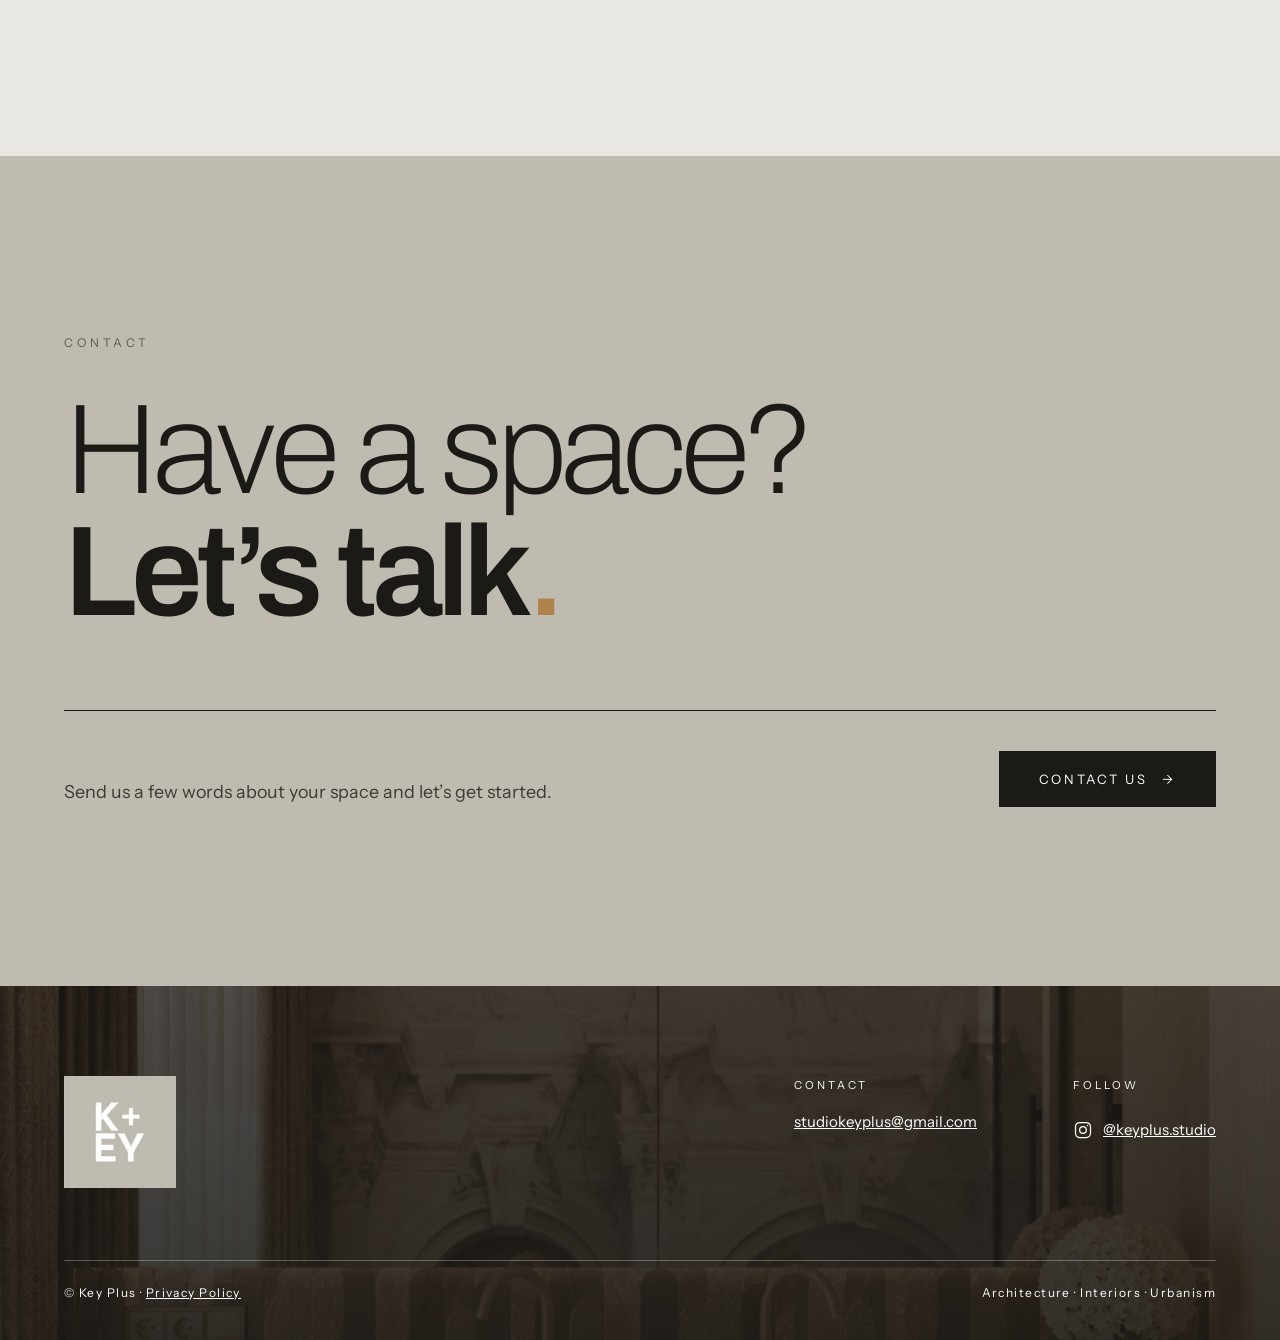
<file: en/index.html>
<!doctype html>
<html lang="en">
<head>
<meta charset="utf-8">
<meta name="viewport" content="width=device-width, initial-scale=1">
<title>Key Plus - Architecture studio</title>
<meta name="description" content="Key Plus is an architecture studio. We design interiors, houses and apartments where light is the first material and proportion the final word.">
<meta property="og:type" content="website">
<meta property="og:title" content="Key Plus - Architecture studio">
<meta property="og:description" content="Key Plus is an architecture studio. We design interiors, houses and apartments where light is the first material and proportion the final word.">
<meta property="og:image" content="../assets/img/dnevna-soba-kamen.jpg">
<meta name="theme-color" content="#ffffff">
<link rel="icon" type="image/jpeg" href="../assets/img/logo.jpg">
<link rel="alternate" hreflang="en" href="index.html">
<link rel="alternate" hreflang="sr-Latn" href="../index.html">
<link rel="preconnect" href="https://fonts.googleapis.com">
<link rel="preconnect" href="https://fonts.gstatic.com" crossorigin>
<link href="https://fonts.googleapis.com/css2?family=Archivo:wght@200;300;400;600&amp;family=Instrument+Sans:wght@400;500&amp;display=swap" rel="stylesheet">
<link rel="stylesheet" href="../assets/css/motion.css">
<link rel="stylesheet" href="../assets/css/site.css">
</head>
<body>
<div class="kp v-desk" style="font-family: 'Instrument Sans', system-ui, sans-serif; color: #1c1a17; background: #ffffff; min-height: 100vh">

<header class="kp-header kp-header-over" style="--kp-hh: 96px">
<div style="display: flex; flex-wrap: wrap; align-items: center; justify-content: space-between; gap: 16px 32px; padding: 20px clamp(20px, 5vw, 72px); max-width: 1440px; margin: 0 auto; box-sizing: border-box">
<a href="index.html" class="kp-logo" style="display: inline-flex; align-items: center; text-decoration: none; color: #1c1a17">
<img loading="lazy" decoding="async" src="../assets/img/logo.jpg" alt="Key Plus - home" style="width: 56px; height: 56px; display: block">
</a>
<nav aria-label="Main navigation" style="display: flex; flex-wrap: wrap; align-items: center; gap: 4px clamp(20px, 3vw, 44px); font-size: 13px; letter-spacing: 0.18em; text-transform: uppercase">
<a href="index.html" aria-current="page" class="kp-link" style="display: inline-flex; align-items: center; min-height: 44px; text-decoration: none; color: #ae834b">Home</a>
<a href="projects.html" class="kp-link" style="display: inline-flex; align-items: center; min-height: 44px; text-decoration: none">Projects</a>
<a href="about.html" class="kp-link" style="display: inline-flex; align-items: center; min-height: 44px; text-decoration: none">About</a>
<a href="contact.html" class="kp-link" style="display: inline-flex; align-items: center; min-height: 44px; text-decoration: none">Contact</a>
<a href="https://www.instagram.com/keyplus.studio/" aria-label="Key Plus on Instagram" style="display: inline-flex; align-items: center; justify-content: center; min-width: 44px; min-height: 44px; text-decoration: none"><svg width="20" height="20" viewBox="0 0 24 24" fill="none" stroke="currentColor" stroke-width="1.5" aria-hidden="true"><rect x="3" y="3" width="18" height="18" rx="5"></rect><circle cx="12" cy="12" r="4"></circle><circle cx="17.5" cy="6.5" r="0.9" fill="currentColor" stroke="none"></circle></svg></a>
<span style="display: inline-flex; align-items: center; gap: 10px; color: #5f5a52"><a href="../index.html" lang="sr-Latn" class="kp-link" style="display: inline-flex; align-items: center; min-height: 44px; text-decoration: none; color: #5f5a52">SR</a><span aria-hidden="true">|</span><span aria-current="true" style="color: #1c1a17; border-bottom: 1px solid #ae834b; padding-bottom: 2px">EN</span></span>
</nav>
</div>
<div class="kp-progress" aria-hidden="true"></div>
</header>

<main>
<section aria-label="Introduction" style="position: relative; overflow: hidden; background: #1c1a17; color: #ffffff">
<img loading="lazy" decoding="async" class="kp-slide kp-slide-1" src="../assets/img/dnevna-soba-kamen.jpg" alt="" style="object-position: 50% 62%">
<img loading="lazy" decoding="async" class="kp-slide kp-slide-2" src="../assets/img/dnevna-soba-zlatne-nise.jpg" alt="" style="object-position: 50% 55%">
<img loading="lazy" decoding="async" class="kp-slide kp-slide-3" src="../assets/img/dnevni-boravak-sofa.jpg" alt="" style="object-position: 50% 60%">
<div aria-hidden="true" style="position: absolute; inset: 0; background: linear-gradient(180deg, rgba(28, 26, 23, 0.66) 0%, rgba(28, 26, 23, 0.52) 45%, rgba(28, 26, 23, 0.86) 100%)"></div>
<div style="position: relative; max-width: 1440px; min-height: min(92vh, 980px); margin: 0 auto; padding: clamp(120px, 14vw, 220px) clamp(20px, 5vw, 72px) clamp(56px, 7vw, 104px); box-sizing: border-box; display: flex; flex-direction: column; justify-content: flex-end">
<p style="margin: 0 0 40px; font-size: 12px; letter-spacing: 0.32em; text-transform: uppercase; color: rgba(255, 255, 255, 0.85)">Architecture · Interiors · Urbanism</p>
<h1 style="margin: 0; font-family: 'Archivo', sans-serif; font-weight: 200; font-size: clamp(56px, 10.5vw, 168px); line-height: 0.92; letter-spacing: -0.045em; color: #ffffff">Interiors<br><span style="font-weight: 600">that last.</span></h1>
<div style="display: flex; flex-wrap: wrap; justify-content: space-between; align-items: flex-end; gap: 32px; margin-top: clamp(48px, 6vw, 96px)">
<p style="margin: 0; flex: 0 1 460px; font-size: clamp(17px, 1.4vw, 20px); line-height: 1.6; color: rgba(255, 255, 255, 0.88)">We design houses, apartments, interiors and public spaces where light is the first material and proportion has the final word.</p>
<div style="display: flex; flex-wrap: wrap; align-items: center; gap: 20px 36px"><a href="projects.html" class="kp-hu">View projects</a><a href="contact.html" class="kp-hb kp-hb-line">Contact us</a></div>
</div>
</div>
</section>

<div style="background: #e9e7e2">
<section style="max-width: 1440px; margin: 0 auto; padding: clamp(72px, 8vw, 128px) clamp(20px, 5vw, 72px); box-sizing: border-box">
<p class="kp-reveal" style="margin: 0 0 32px; font-size: 12px; letter-spacing: 0.32em; text-transform: uppercase; color: #ae834b">Studio</p>
<p style="margin: 0; max-width: 1120px; font-family: 'Archivo', sans-serif; font-weight: 500; font-size: 64px; line-height: 1.16; letter-spacing: -0.03em; --kp-dim: rgba(28, 26, 23, 0.34)"><span class="kp-filltext">Key Plus is an architecture studio. <br>We believe a good building <span class="kp-accent" style="color: #ae834b">doesn’t shout</span>: <br>it stands still and leaves room for life.</span></p>
</section>
</div>

<div>
<section aria-labelledby="featured" style="max-width: 1440px; margin: 0 auto; padding: clamp(72px, 8vw, 128px) clamp(20px, 5vw, 72px) clamp(120px, 14vw, 220px); box-sizing: border-box">
<div style="display: flex; flex-wrap: wrap; justify-content: space-between; align-items: baseline; gap: 24px; margin-bottom: clamp(48px, 6vw, 96px)">
<h2 id="featured" style="margin: 0; font-family: 'Archivo', sans-serif; font-weight: 300; font-size: clamp(40px, 5vw, 80px); letter-spacing: -0.035em; line-height: 1"><span class="kp-mask"><span class="kp-rise-s">Selected work</span></span></h2>
<a href="projects.html" class="kp-link" style="display: inline-flex; align-items: center; gap: 10px; min-height: 44px; font-size: 13px; letter-spacing: 0.2em; text-transform: uppercase; text-decoration: none">All projects <span class="kp-arrow" aria-hidden="true">→</span></a>
</div>
<div class="works" style="display: grid; grid-template-columns: repeat(12, minmax(0, 1fr)); column-gap: clamp(16px, 2.4vw, 40px); row-gap: clamp(64px, 8vw, 128px); align-items: start">
<a href="projects.html" class="kp-work" style="grid-column: 1 / span 7">
<div class="kp-wipe"><div class="kp-ph kp-light" data-tilt style="aspect-ratio: 4 / 3; background: #bfbbb0"><img loading="lazy" decoding="async" class="kp-ph-in" src="../assets/img/dnevna-soba-zlatne-nise.jpg" alt="Living room with golden niches and a marble panel"><span class="kp-ph-cta" aria-hidden="true">View <span>→</span></span></div></div>
<div style="display: flex; justify-content: space-between; gap: 16px; font-size: 15px"><span><span class="kp-num" style="color: #ae834b; margin-right: 14px">01</span>Golden Hour</span><span class="kp-meta-r" style="color: #5f5a52">Living room</span></div>
</a>
<a href="projects.html" class="kp-work" style="grid-column: 9 / span 4; margin-top: clamp(80px, 14vw, 220px)">
<div class="kp-wipe"><div class="kp-ph kp-light" data-tilt style="aspect-ratio: 3 / 4; background: #bc9f7c"><img loading="lazy" decoding="async" class="kp-ph-in" src="../assets/img/kupatilo-zeleni-mermer.jpg" alt="Green marble bathroom with a brass basin"><span class="kp-ph-cta" aria-hidden="true">View <span>→</span></span></div></div>
<div style="display: flex; justify-content: space-between; gap: 16px; font-size: 15px"><span><span class="kp-num" style="color: #ae834b; margin-right: 14px">02</span>Green Marble</span><span class="kp-meta-r" style="color: #5f5a52">Bathroom</span></div>
</a>
<a href="projects.html" class="kp-work" style="grid-column: 2 / span 4">
<div class="kp-wipe"><div class="kp-ph kp-light" data-tilt style="aspect-ratio: 1 / 1; background: #bc9f7c"><img loading="lazy" decoding="async" class="kp-ph-in" src="../assets/img/dnevni-boravak-sofa.jpg" alt="Living area with a curved sofa and forest wallpaper"><span class="kp-ph-cta" aria-hidden="true">View <span>→</span></span></div></div>
<div style="display: flex; justify-content: space-between; gap: 16px; font-size: 15px"><span><span class="kp-num" style="color: #ae834b; margin-right: 14px">03</span>Travertine &amp; Forest</span><span class="kp-meta-r" style="color: #5f5a52">Living area</span></div>
</a>
<a href="projects.html" class="kp-work" style="grid-column: 7 / span 6; margin-top: clamp(40px, 8vw, 140px)">
<div class="kp-wipe"><div class="kp-ph kp-light" data-tilt style="aspect-ratio: 3 / 2; background: #bfbbb0"><img loading="lazy" decoding="async" class="kp-ph-in" src="../assets/img/kuhinjsko-ostrvo.jpg" alt="Kitchen island with bar stools and a wave-shaped pendant"><span class="kp-ph-cta" aria-hidden="true">View <span>→</span></span></div></div>
<div style="display: flex; justify-content: space-between; gap: 16px; font-size: 15px"><span><span class="kp-num" style="color: #ae834b; margin-right: 14px">04</span>Golden Hour</span><span class="kp-meta-r" style="color: #5f5a52">Kitchen</span></div>
</a>
<a href="projects.html" class="kp-work" style="grid-column: 1 / span 12">
<div class="kp-wipe"><div class="kp-ph kp-light" data-tilt style="aspect-ratio: 21 / 9; background: #bfbbb0"><img loading="lazy" decoding="async" class="kp-ph-in" src="../assets/img/dnevna-soba-svetlosne-linije.jpg" alt="Living room wall with lines of light and a white modular sofa" style="object-position: 50% 55%"><span class="kp-ph-cta" aria-hidden="true">View <span>→</span></span></div></div>
<div style="display: flex; justify-content: space-between; gap: 16px; font-size: 15px"><span><span class="kp-num" style="color: #ae834b; margin-right: 14px">05</span>Stone &amp; Light</span><span class="kp-meta-r" style="color: #5f5a52">Living room</span></div>
</a>
</div>
</section>
</div>

<section aria-label="Atmosphere" style="position: relative; overflow: hidden; height: clamp(360px, 58vw, 820px); background: #bc9f7c">
<img loading="lazy" decoding="async" class="kp-drift" src="../assets/img/trpezarija-skulptura.jpg" alt="Dining room in warm light with a wall sculpture and a wave-shaped pendant" style="position: absolute; left: 0; top: -8%; width: 100%; height: 116%; object-fit: cover; display: block">
</section>

<section style="background: #e9e7e2; padding: clamp(120px, 15vw, 220px) clamp(20px, 5vw, 72px)">
<blockquote class="kp-reveal" style="margin: 0 auto; max-width: 1200px; font-family: 'Archivo', sans-serif; font-weight: 200; font-size: clamp(36px, 5.6vw, 92px); line-height: 1.04; letter-spacing: -0.04em; color: #1c1a17; --kp-dim: rgba(28, 26, 23, 0.18)"><span class="kp-filltext">“A good space goes unnoticed. You simply <span style="font-weight: 600">live</span> in it.”</span></blockquote>
</section>

<div style="background: #bfbbb0">
<section id="contact" aria-labelledby="cta" style="max-width: 1440px; margin: 0 auto; padding: clamp(120px, 14vw, 220px) clamp(20px, 5vw, 72px); box-sizing: border-box">
<p class="kp-reveal" style="margin: 0 0 40px; font-size: 12px; letter-spacing: 0.32em; text-transform: uppercase; color: #5f5a52">Contact</p>
<h2 id="cta" style="margin: 0; font-family: 'Archivo', sans-serif; font-weight: 200; font-size: clamp(56px, 10vw, 160px); line-height: 0.95; letter-spacing: -0.045em"><span class="kp-mask"><span class="kp-rise-s">Have a space?</span></span><span class="kp-mask"><span class="kp-rise-s" style="font-weight: 600">Let’s talk<span style="color: #ae834b">.</span></span></span></h2>
<div class="kp-reveal" style="display: flex; flex-wrap: wrap; align-items: flex-end; justify-content: space-between; gap: 32px; margin-top: clamp(48px, 6vw, 88px); border-top: 1px solid #1c1a17; padding-top: 40px">
<p style="margin: 0; flex: 0 1 520px; font-size: clamp(17px, 1.4vw, 20px); line-height: 1.6; color: #3d3a35">Send us a few words about your space and let’s get started.</p>
<a href="contact.html" class="kp-btn" style="display: inline-flex; align-items: center; gap: 14px; min-height: 56px; padding: 0 40px; background: #1c1a17; color: #ffffff; font-size: 13px; letter-spacing: 0.22em; text-transform: uppercase; text-decoration: none">Contact us <span aria-hidden="true">→</span></a>
</div>
</section>
</div>
</main>

<footer class="kp-footer-img" style="background: #bc9f7c; color: #1c1a17; padding: clamp(56px, 7vw, 96px) clamp(20px, 5vw, 72px) 40px">
<div style="max-width: 1296px; margin: 0 auto; display: flex; flex-wrap: wrap; justify-content: space-between; gap: 48px">
<a href="index.html" class="kp-logo" style="display: block"><img loading="lazy" decoding="async" src="../assets/img/logo.jpg" alt="Key Plus - home" style="width: 112px; height: 112px; display: block"></a>
<div style="display: flex; flex-wrap: wrap; gap: 48px 96px; font-size: 15px; line-height: 1.8">
<div><div style="font-size: 11px; letter-spacing: 0.28em; text-transform: uppercase; margin-bottom: 12px">Contact</div><a href="mailto:studiokeyplus@gmail.com">studiokeyplus@gmail.com</a></div>
<div><div style="font-size: 11px; letter-spacing: 0.28em; text-transform: uppercase; margin-bottom: 12px">Follow</div><a href="https://www.instagram.com/keyplus.studio/" style="display: inline-flex; align-items: center; gap: 10px; min-height: 44px"><svg width="20" height="20" viewBox="0 0 24 24" fill="none" stroke="currentColor" stroke-width="1.5" aria-hidden="true"><rect x="3" y="3" width="18" height="18" rx="5"></rect><circle cx="12" cy="12" r="4"></circle><circle cx="17.5" cy="6.5" r="0.9" fill="currentColor" stroke="none"></circle></svg>@keyplus.studio</a></div>
</div>
</div>
<div style="max-width: 1296px; margin: 72px auto 0; display: flex; flex-wrap: wrap; justify-content: space-between; gap: 16px; font-size: 12px; letter-spacing: 0.12em; border-top: 1px solid #1c1a17; padding-top: 24px"><span>© Key Plus · <a href="privacy.html">Privacy Policy</a></span><span>Architecture · Interiors · Urbanism</span></div>
</footer>

</div>

<div class="kp kp-touch v-tel" style="font-family: 'Instrument Sans', system-ui, sans-serif; color: #1c1a17; background: #ffffff; min-height: 100vh; overflow-x: clip">

<header class="kp-header kp-header-over" style="--kp-hh: 68px">
<div style="display: flex; align-items: center; justify-content: space-between; gap: 16px; padding: 12px 20px">
<a href="index.html" class="kp-logo" style="display: inline-flex; align-items: center; text-decoration: none"><img loading="lazy" decoding="async" src="../assets/img/logo.jpg" alt="Key Plus - home" style="width: 44px; height: 44px; display: block"></a>
<button type="button" class="kp-menu-btn" data-menu-open aria-expanded="false" aria-controls="kp-menu">Menu <span class="kp-burger" aria-hidden="true"><i></i><i></i></span></button>
</div>
<div class="kp-progress" aria-hidden="true"></div>
</header>

<main>
<section aria-label="Introduction" style="position: relative; overflow: hidden; background: #1c1a17; color: #ffffff">
<img loading="lazy" decoding="async" class="kp-slide kp-slide-1" src="../assets/img/dnevna-soba-kamen.jpg" alt="" style="object-position: 72% 50%">
<img loading="lazy" decoding="async" class="kp-slide kp-slide-2" src="../assets/img/dnevna-soba-zlatne-nise.jpg" alt="" style="object-position: 30% 50%">
<img loading="lazy" decoding="async" class="kp-slide kp-slide-3" src="../assets/img/dnevni-boravak-sofa.jpg" alt="" style="object-position: 60% 50%">
<div aria-hidden="true" style="position: absolute; inset: 0; background: linear-gradient(180deg, rgba(28, 26, 23, 0.62) 0%, rgba(28, 26, 23, 0.52) 40%, rgba(28, 26, 23, 0.88) 100%)"></div>
<div style="position: relative; min-height: max(660px, min(92svh, 780px)); padding: 120px 20px 48px; box-sizing: border-box; display: flex; flex-direction: column; justify-content: flex-end">
<p style="margin: 0 0 24px; font-size: 11px; letter-spacing: 0.3em; text-transform: uppercase; color: rgba(255, 255, 255, 0.85)">Architecture · Interiors · Urbanism</p>
<h1 style="margin: 0; font-family: 'Archivo', sans-serif; font-weight: 200; font-size: 13vw; line-height: 0.95; letter-spacing: -0.045em; color: #ffffff">Interiors<br><span style="font-weight: 600">that last.</span></h1>
<p style="margin: 28px 0 0; font-size: 16px; line-height: 1.6; color: rgba(255, 255, 255, 0.88)">We design houses, apartments, interiors and public spaces where light is the first material and proportion has the final word.</p>
<div style="display: flex; flex-wrap: wrap; align-items: center; gap: 12px; margin-top: 24px"><a href="projects.html" class="kp-hu" style="flex: 0 0 auto; font-size: 10.5px; letter-spacing: 0.1em">View projects</a><a href="contact.html" class="kp-hb kp-hb-line" style="flex: 0 0 auto; padding: 0 14px; font-size: 10.5px; letter-spacing: 0.1em">Contact us</a></div>
</div>
</section>

<section style="padding: 72px 20px; background: #e9e7e2">
<p class="kp-reveal" style="margin: 0 0 24px; font-size: 11px; letter-spacing: 0.3em; text-transform: uppercase; color: #ae834b">Studio</p>
<p class="kp-reveal" style="margin: 0; max-width: 34ch; font-family: 'Archivo', sans-serif; font-weight: 500; font-size: 26px; line-height: 1.28; letter-spacing: -0.02em; text-wrap: pretty; --kp-dim: rgba(28, 26, 23, 0.34)"><span class="kp-filltext">Key Plus is an architecture studio. We believe a good building <span class="kp-accent" style="color: #ae834b">doesn’t shout</span>: it stands still and leaves room for life.</span></p>
</section>

<section aria-labelledby="featured-phone" style="padding: 56px 20px 112px">
<div style="display: flex; justify-content: space-between; align-items: baseline; gap: 16px; margin-bottom: 40px">
<h2 id="featured-phone" style="margin: 0; font-family: 'Archivo', sans-serif; font-weight: 300; font-size: 36px; letter-spacing: -0.03em; line-height: 1"><span class="kp-mask"><span class="kp-rise-s">Selected</span></span></h2>
<a href="projects.html" style="display: inline-flex; align-items: center; min-height: 44px; font-size: 12px; letter-spacing: 0.18em; text-transform: uppercase; text-decoration: none">All →</a>
</div>
<div style="display: flex; flex-direction: column; gap: 56px">
<a href="projects.html" class="kp-work">
<div class="kp-wipe"><div class="kp-ph" style="aspect-ratio: 1 / 1; background: #bfbbb0"><img loading="lazy" decoding="async" class="kp-ph-in" src="../assets/img/dnevna-soba-zlatne-nise.jpg" alt="Living room with golden niches and a marble panel"><span class="kp-ph-cta" aria-hidden="true">View <span>→</span></span></div></div>
<div style="display: flex; justify-content: space-between; gap: 12px; font-size: 14px"><span><span class="kp-num" style="color: #ae834b; margin-right: 12px">01</span>Golden Hour</span><span class="kp-meta-r" style="color: #5f5a52">Living room</span></div>
</a>
<a href="projects.html" class="kp-work" style="margin-left: 48px">
<div class="kp-wipe"><div class="kp-ph" style="aspect-ratio: 3 / 4; background: #bc9f7c"><img loading="lazy" decoding="async" class="kp-ph-in" src="../assets/img/kupatilo-zeleni-mermer.jpg" alt="Green marble bathroom with a brass basin"><span class="kp-ph-cta" aria-hidden="true">View <span>→</span></span></div></div>
<div style="display: flex; justify-content: space-between; gap: 12px; font-size: 14px"><span><span class="kp-num" style="color: #ae834b; margin-right: 12px">02</span>Green Marble</span><span class="kp-meta-r" style="color: #5f5a52">Bathroom</span></div>
</a>
<a href="projects.html" class="kp-work" style="margin-right: 48px">
<div class="kp-wipe"><div class="kp-ph" style="aspect-ratio: 1 / 1; background: #bc9f7c"><img loading="lazy" decoding="async" class="kp-ph-in" src="../assets/img/dnevni-boravak-sofa.jpg" alt="Living area with a curved sofa and forest wallpaper"><span class="kp-ph-cta" aria-hidden="true">View <span>→</span></span></div></div>
<div style="display: flex; justify-content: space-between; gap: 12px; font-size: 14px"><span><span class="kp-num" style="color: #ae834b; margin-right: 12px">03</span>Travertine &amp; Forest</span><span class="kp-meta-r" style="color: #5f5a52">Living area</span></div>
</a>
<a href="projects.html" class="kp-work">
<div class="kp-wipe"><div class="kp-ph" style="aspect-ratio: 4 / 3; background: #bfbbb0"><img loading="lazy" decoding="async" class="kp-ph-in" src="../assets/img/kuhinjsko-ostrvo.jpg" alt="Kitchen island with bar stools and a wave-shaped pendant"><span class="kp-ph-cta" aria-hidden="true">View <span>→</span></span></div></div>
<div style="display: flex; justify-content: space-between; gap: 12px; font-size: 14px"><span><span class="kp-num" style="color: #ae834b; margin-right: 12px">04</span>Golden Hour</span><span class="kp-meta-r" style="color: #5f5a52">Kitchen</span></div>
</a>
<a href="projects.html" class="kp-work" style="margin-left: 48px">
<div class="kp-wipe"><div class="kp-ph" style="aspect-ratio: 4 / 5; background: #bfbbb0"><img loading="lazy" decoding="async" class="kp-ph-in" src="../assets/img/dnevna-soba-svetlosne-linije.jpg" alt="Living room wall with lines of light and a white sofa" style="object-position: 40% 50%"><span class="kp-ph-cta" aria-hidden="true">View <span>→</span></span></div></div>
<div style="display: flex; justify-content: space-between; gap: 12px; font-size: 14px"><span><span class="kp-num" style="color: #ae834b; margin-right: 12px">05</span>Stone &amp; Light</span><span class="kp-meta-r" style="color: #5f5a52">Living room</span></div>
</a>
</div>
</section>

<section aria-label="Atmosphere" style="position: relative; overflow: hidden; aspect-ratio: 1 / 1; background: #bc9f7c">
<img loading="lazy" decoding="async" class="kp-wipe" src="../assets/img/trpezarija-skulptura.jpg" alt="Dining room in warm light with a wall sculpture and a wave-shaped pendant" style="position: absolute; inset: 0; width: 100%; height: 100%; object-fit: cover; object-position: 50% 100%; display: block">
</section>

<section style="background: #e9e7e2; padding: 96px 20px">
<blockquote class="kp-reveal" style="margin: 0; font-family: 'Archivo', sans-serif; font-weight: 200; font-size: 34px; line-height: 1.16; letter-spacing: -0.03em; text-wrap: balance; color: #1c1a17; --kp-dim: rgba(28, 26, 23, 0.18)"><span class="kp-filltext">“A good space goes unnoticed. You simply <span style="font-weight: 600">live</span> in it.”</span></blockquote>
</section>

<section id="contact" aria-labelledby="cta-phone" style="padding: 104px 20px; background: #bfbbb0">
<p class="kp-reveal" style="margin: 0 0 28px; font-size: 11px; letter-spacing: 0.3em; text-transform: uppercase; color: #5f5a52">Contact</p>
<h2 id="cta-phone" style="margin: 0; font-family: 'Archivo', sans-serif; font-weight: 200; font-size: 13vw; line-height: 0.98; letter-spacing: -0.045em"><span class="kp-mask"><span class="kp-rise-s">Have a space?</span></span><span class="kp-mask"><span class="kp-rise-s" style="font-weight: 600">Let’s talk<span style="color: #ae834b">.</span></span></span></h2>
<div class="kp-reveal" style="display: flex; flex-direction: column; gap: 24px; margin-top: 40px; border-top: 1px solid #1c1a17; padding-top: 28px">
<p style="margin: 0; font-size: 16px; line-height: 1.6; color: #3d3a35">Send us a few words about your space and let’s get started.</p>
<a href="contact.html" class="kp-btn" style="display: inline-flex; align-items: center; justify-content: center; gap: 14px; min-height: 56px; padding: 0 28px; background: #1c1a17; color: #ffffff; font-size: 13px; letter-spacing: 0.22em; text-transform: uppercase; text-decoration: none">Contact us <span aria-hidden="true">→</span></a>
</div>
</section>
</main>

<footer class="kp-footer-img" style="background: #bc9f7c; color: #1c1a17; padding: 56px 20px 32px">
<img loading="lazy" decoding="async" src="../assets/img/logo.jpg" alt="Key Plus logo" style="width: 88px; height: 88px; display: block">
<div style="display: flex; flex-direction: column; gap: 32px; margin-top: 40px; font-size: 15px; line-height: 1.8">
<div><div style="font-size: 11px; letter-spacing: 0.28em; text-transform: uppercase; margin-bottom: 8px">Contact</div><a href="mailto:studiokeyplus@gmail.com">studiokeyplus@gmail.com</a></div>
<div><div style="font-size: 11px; letter-spacing: 0.28em; text-transform: uppercase; margin-bottom: 8px">Follow</div><a href="https://www.instagram.com/keyplus.studio/" style="display: inline-flex; align-items: center; gap: 10px; min-height: 44px"><svg width="20" height="20" viewBox="0 0 24 24" fill="none" stroke="currentColor" stroke-width="1.5" aria-hidden="true"><rect x="3" y="3" width="18" height="18" rx="5"></rect><circle cx="12" cy="12" r="4"></circle><circle cx="17.5" cy="6.5" r="0.9" fill="currentColor" stroke="none"></circle></svg>@keyplus.studio</a></div>
</div>
<div style="margin-top: 48px; border-top: 1px solid #1c1a17; padding-top: 20px; font-size: 12px; letter-spacing: 0.12em">© Key Plus · <a href="privacy.html">Privacy Policy</a></div>
</footer>

<nav class="kp-menu" id="kp-menu" data-menu hidden aria-label="Main navigation">
<div style="display: flex; align-items: center; justify-content: space-between">
<img loading="lazy" decoding="async" src="../assets/img/logo.jpg" alt="Key Plus logo" style="width: 44px; height: 44px; display: block">
<button type="button" class="kp-menu-btn" data-menu-close>Close <span aria-hidden="true">×</span></button>
</div>
<div style="display: flex; flex-direction: column; margin-top: 24px">
<a href="index.html" class="kp-menu-link" aria-current="page"><span class="kp-mask"><span class="kp-rise kp-d1">Home</span></span><small>01</small></a>
<a href="projects.html" class="kp-menu-link"><span class="kp-mask"><span class="kp-rise kp-d2">Projects</span></span><small>02</small></a>
<a href="about.html" class="kp-menu-link"><span class="kp-mask"><span class="kp-rise kp-d3">About</span></span><small>03</small></a>
<a href="contact.html" class="kp-menu-link"><span class="kp-mask"><span class="kp-rise kp-d4">Contact</span></span><small>04</small></a>
</div>
<div style="margin-top: auto; display: flex; justify-content: space-between; align-items: center; font-size: 12px; letter-spacing: 0.2em; text-transform: uppercase">
<span><a href="../index.html" lang="sr-Latn" style="display: inline-flex; align-items: center; min-height: 44px">SR</a> | <span aria-current="true" style="border-bottom: 1px solid #1c1a17">EN</span></span>
<a href="https://www.instagram.com/keyplus.studio/" style="display: inline-flex; align-items: center; gap: 8px; min-height: 44px; text-transform: none; letter-spacing: 0.04em"><svg width="20" height="20" viewBox="0 0 24 24" fill="none" stroke="currentColor" stroke-width="1.5" aria-hidden="true"><rect x="3" y="3" width="18" height="18" rx="5"></rect><circle cx="12" cy="12" r="4"></circle><circle cx="17.5" cy="6.5" r="0.9" fill="currentColor" stroke="none"></circle></svg>@keyplus.studio</a>
</div>
</nav>

</div>
<script src="../assets/js/site.js" defer></script>
</body>
</html>
</file>
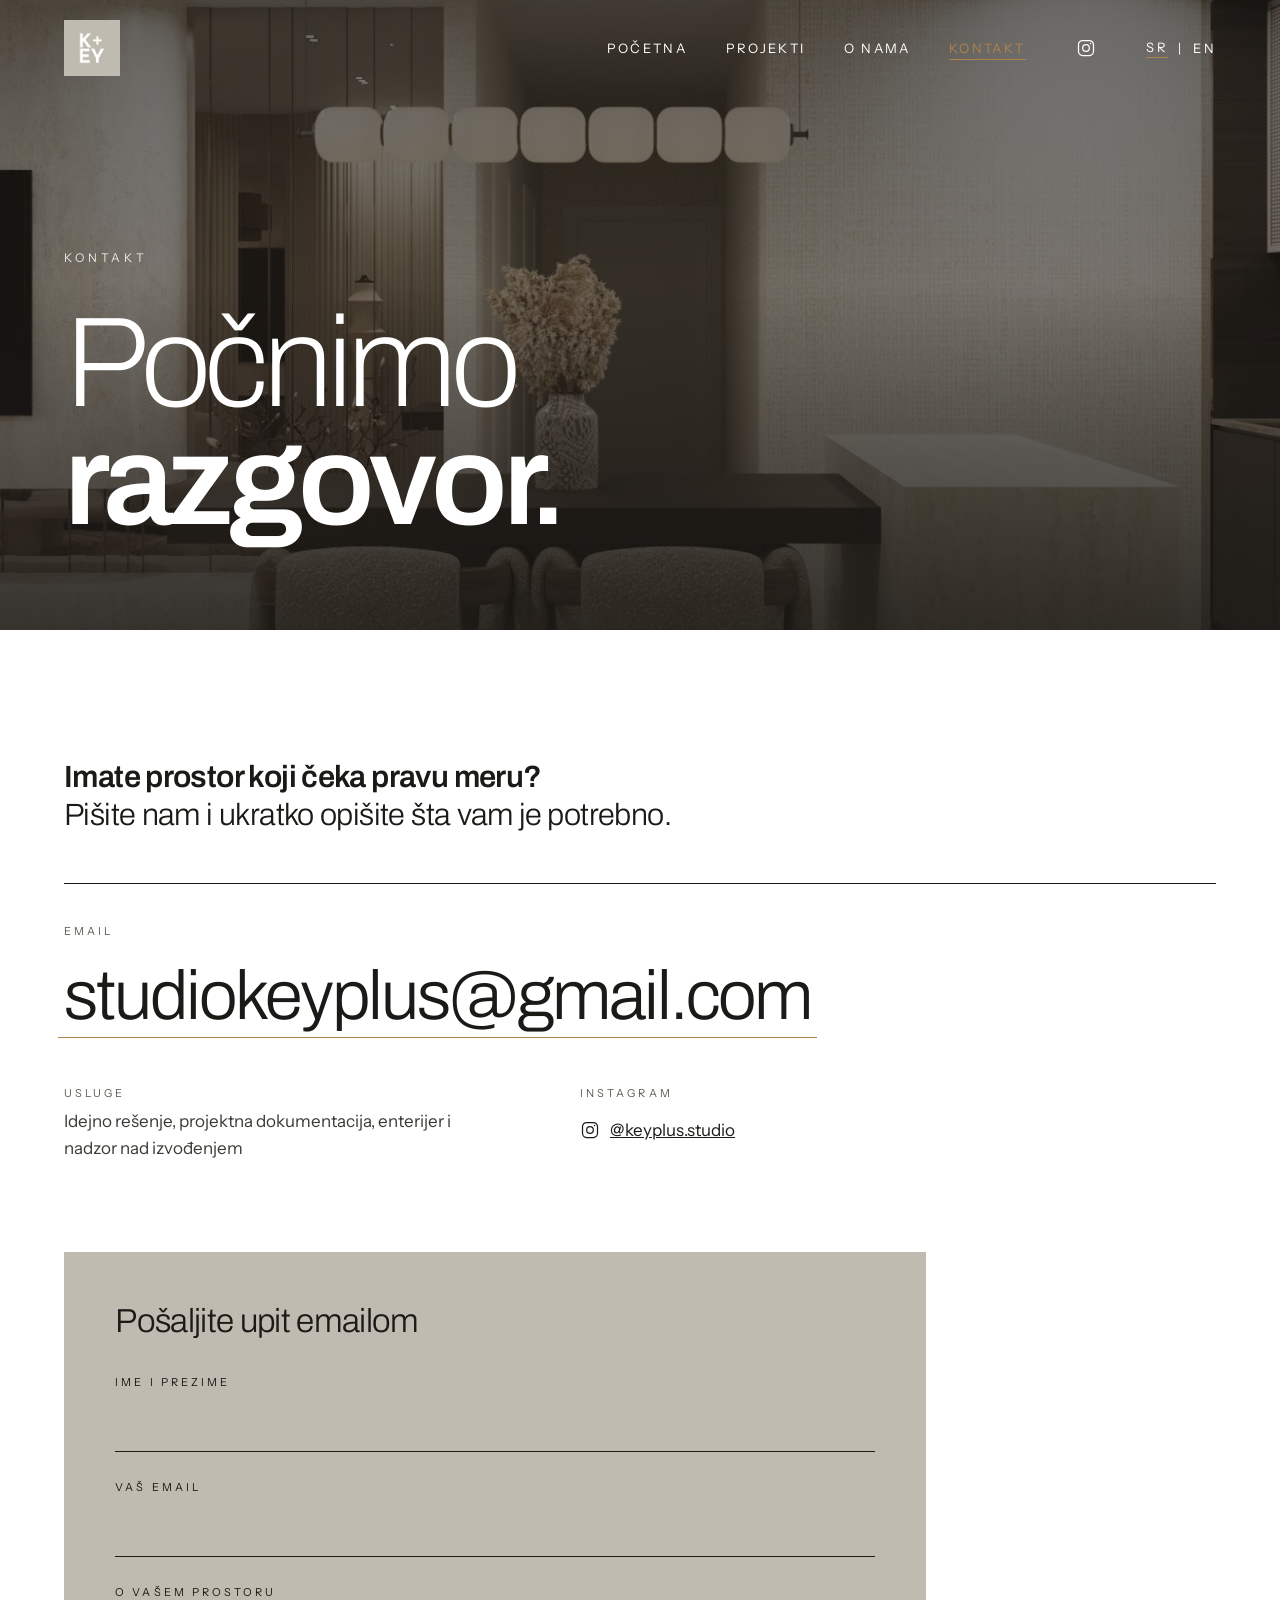
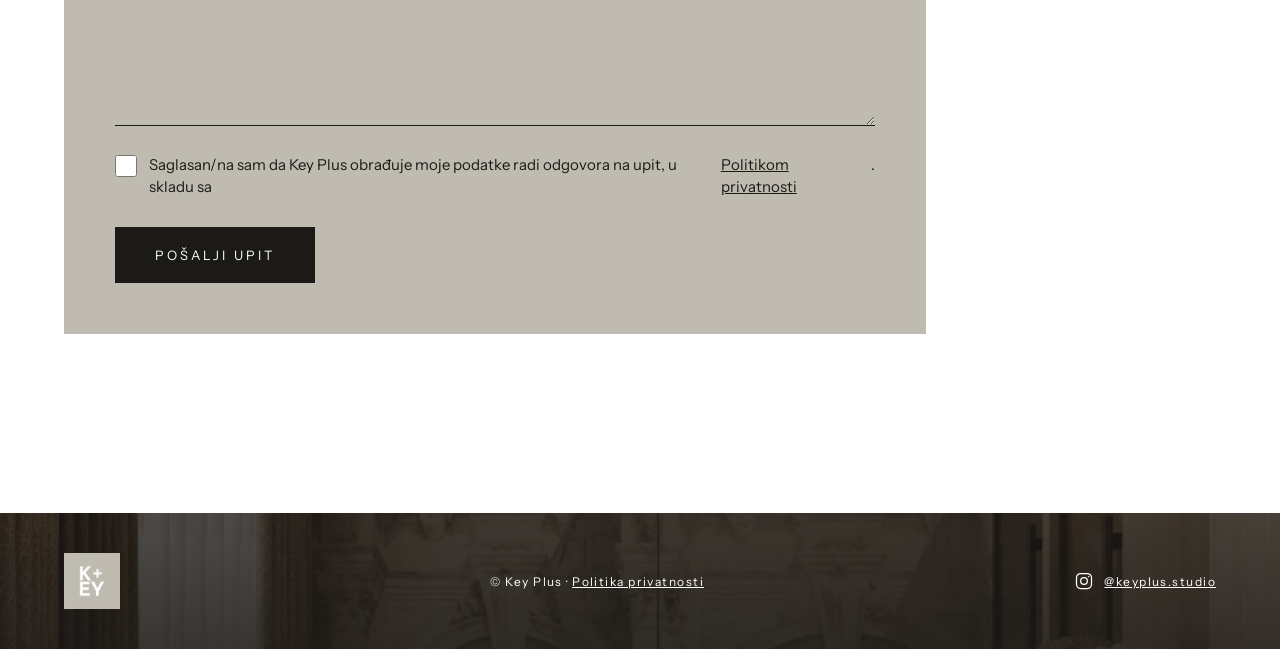
<file: kontakt.html>
<!doctype html>
<html lang="sr-Latn">
<head>
<meta charset="utf-8">
<meta name="viewport" content="width=device-width, initial-scale=1">
<title>Kontakt - Key Plus</title>
<meta name="description" content="Pišite studiju Key Plus na studiokeyplus@gmail.com i ukratko opišite svoj prostor.">
<meta property="og:type" content="website">
<meta property="og:title" content="Kontakt - Key Plus">
<meta property="og:description" content="Pišite studiju Key Plus na studiokeyplus@gmail.com i ukratko opišite svoj prostor.">
<meta property="og:image" content="assets/img/dnevna-soba-kamen.jpg">
<meta name="theme-color" content="#ffffff">
<link rel="icon" type="image/jpeg" href="assets/img/logo.jpg">
<link rel="alternate" hreflang="sr-Latn" href="kontakt.html">
<link rel="alternate" hreflang="en" href="en/contact.html">
<link rel="preconnect" href="https://fonts.googleapis.com">
<link rel="preconnect" href="https://fonts.gstatic.com" crossorigin>
<link href="https://fonts.googleapis.com/css2?family=Archivo:wght@200;300;400;600&amp;family=Instrument+Sans:wght@400;500&amp;display=swap" rel="stylesheet">
<link rel="stylesheet" href="assets/css/motion.css">
<link rel="stylesheet" href="assets/css/site.css">
</head>
<body>
<div class="kp v-desk" style="font-family: 'Instrument Sans', system-ui, sans-serif; color: #1c1a17; background: #ffffff; min-height: 100vh">

<header class="kp-header kp-header-over" style="--kp-hh: 96px">
<div style="display: flex; flex-wrap: wrap; align-items: center; justify-content: space-between; gap: 16px 32px; padding: 20px clamp(20px, 5vw, 72px); max-width: 1440px; margin: 0 auto; box-sizing: border-box">
<a href="index.html" class="kp-logo" style="display: inline-flex; align-items: center; text-decoration: none; color: #1c1a17">
<img loading="lazy" decoding="async" src="assets/img/logo.jpg" alt="Key Plus - početna" style="width: 56px; height: 56px; display: block">
</a>
<nav aria-label="Glavna navigacija" style="display: flex; flex-wrap: wrap; align-items: center; gap: 4px clamp(20px, 3vw, 44px); font-size: 13px; letter-spacing: 0.18em; text-transform: uppercase">
<a href="index.html" class="kp-link" style="display: inline-flex; align-items: center; min-height: 44px; text-decoration: none">Početna</a>
<a href="projekti.html" class="kp-link" style="display: inline-flex; align-items: center; min-height: 44px; text-decoration: none">Projekti</a>
<a href="o-nama.html" class="kp-link" style="display: inline-flex; align-items: center; min-height: 44px; text-decoration: none">O nama</a>
<a href="kontakt.html" aria-current="page" class="kp-link" style="display: inline-flex; align-items: center; min-height: 44px; text-decoration: none; color: #ae834b">Kontakt</a>
<a href="https://www.instagram.com/keyplus.studio/" aria-label="Key Plus na Instagramu" style="display: inline-flex; align-items: center; justify-content: center; min-width: 44px; min-height: 44px; text-decoration: none"><svg width="20" height="20" viewBox="0 0 24 24" fill="none" stroke="currentColor" stroke-width="1.5" aria-hidden="true"><rect x="3" y="3" width="18" height="18" rx="5"></rect><circle cx="12" cy="12" r="4"></circle><circle cx="17.5" cy="6.5" r="0.9" fill="currentColor" stroke="none"></circle></svg></a>
<span style="display: inline-flex; align-items: center; gap: 10px; color: #5f5a52"><span aria-current="true" style="color: #1c1a17; border-bottom: 1px solid #ae834b; padding-bottom: 2px">SR</span><span aria-hidden="true">|</span><a href="en/contact.html" lang="en" class="kp-link" style="display: inline-flex; align-items: center; min-height: 44px; text-decoration: none; color: #5f5a52">EN</a></span>
</nav>
</div>
<div class="kp-progress" aria-hidden="true"></div>
</header>

<main>
<section aria-label="Uvod" style="position: relative; overflow: hidden; background: #1c1a17; color: #ffffff">
<img loading="lazy" decoding="async" src="assets/img/trpezarija-travertin.jpg" alt="" style="position: absolute; inset: 0; width: 100%; height: 100%; object-fit: cover; object-position: 50% 50%; display: block">
<div aria-hidden="true" style="position: absolute; inset: 0; background: linear-gradient(180deg, rgba(28, 26, 23, 0.66) 0%, rgba(28, 26, 23, 0.52) 45%, rgba(28, 26, 23, 0.86) 100%)"></div>
<div style="position: relative; max-width: 1440px; min-height: min(70vh, 720px); margin: 0 auto; padding: clamp(120px, 14vw, 200px) clamp(20px, 5vw, 72px) clamp(56px, 7vw, 96px); box-sizing: border-box; display: flex; flex-direction: column; justify-content: flex-end">
<p style="margin: 0 0 40px; font-size: 12px; letter-spacing: 0.32em; text-transform: uppercase; color: rgba(255, 255, 255, 0.85)">Kontakt</p>
<h1 style="margin: 0; font-family: 'Archivo', sans-serif; font-weight: 200; font-size: clamp(56px, 10vw, 160px); line-height: 0.92; letter-spacing: -0.045em; color: #ffffff">Počnimo<br><span style="font-weight: 600">razgovor.</span></h1>
</div>
</section>

<section aria-label="Kontakt" style="max-width: 1440px; margin: 0 auto; padding: clamp(96px, 10vw, 160px) clamp(20px, 5vw, 72px) clamp(120px, 14vw, 200px); box-sizing: border-box">
<div class="kp-reveal" style="display: flex; flex-direction: column; gap: 48px">
<p style="margin: 0; max-width: 680px; font-family: 'Archivo', sans-serif; font-weight: 300; font-size: clamp(24px, 2.4vw, 36px); line-height: 1.25; letter-spacing: -0.02em"><span style="font-weight: 600">Imate prostor koji čeka pravu meru?</span><br>Pišite nam i ukratko opišite šta vam je potrebno.</p>
<div style="display: flex; flex-direction: column; gap: 16px; border-top: 1px solid #1c1a17; padding-top: 40px">
<span style="font-size: 11px; letter-spacing: 0.28em; text-transform: uppercase; color: #5f5a52">Email</span>
<a href="mailto:studiokeyplus@gmail.com" class="kp-ul" style="align-self: flex-start; font-family: 'Archivo', sans-serif; font-weight: 300; font-size: clamp(32px, 5.4vw, 80px); line-height: 1.1; letter-spacing: -0.03em; overflow-wrap: anywhere">studiokeyplus@gmail.com</a>
</div>
<div style="display: flex; flex-wrap: wrap; gap: 32px 96px">
<div style="display: flex; flex-direction: column; gap: 8px; max-width: 420px"><span style="font-size: 11px; letter-spacing: 0.28em; text-transform: uppercase; color: #5f5a52">Usluge</span><span style="font-size: 17px; line-height: 1.6; color: #3d3a35">Idejno rešenje, projektna dokumentacija, enterijer i nadzor nad izvođenjem</span></div>
<div style="display: flex; flex-direction: column; gap: 8px"><span style="font-size: 11px; letter-spacing: 0.28em; text-transform: uppercase; color: #5f5a52">Instagram</span><a href="https://www.instagram.com/keyplus.studio/" style="align-self: flex-start; display: inline-flex; align-items: center; gap: 10px; min-height: 44px; font-size: 17px"><svg width="20" height="20" viewBox="0 0 24 24" fill="none" stroke="currentColor" stroke-width="1.5" aria-hidden="true"><rect x="3" y="3" width="18" height="18" rx="5"></rect><circle cx="12" cy="12" r="4"></circle><circle cx="17.5" cy="6.5" r="0.9" fill="currentColor" stroke="none"></circle></svg>@keyplus.studio</a></div>
</div>
</div>
<form class="kp-reveal" style="display: flex; flex-direction: column; gap: 28px; max-width: 760px; margin-top: clamp(64px, 7vw, 112px); background: #bfbbb0; padding: clamp(32px, 4vw, 56px)" data-kp-form data-mailto="studiokeyplus@gmail.com" data-endpoint="" data-sent="Hvala, javljamo se uskoro">
<h2 style="margin: 0 0 8px; font-family: 'Archivo', sans-serif; font-weight: 300; font-size: clamp(28px, 2.6vw, 40px); letter-spacing: -0.02em">Pošaljite upit emailom</h2>
<label style="display: flex; flex-direction: column; gap: 10px; font-size: 11px; letter-spacing: 0.28em; text-transform: uppercase">Ime i prezime<input type="text" name="ime" autocomplete="name" required="" class="kp-field" style="min-height: 52px; border: 0; border-bottom: 1px solid #1c1a17; background: transparent; font-size: 18px; letter-spacing: 0; text-transform: none; color: #1c1a17; padding: 0 2px"></label>
<label style="display: flex; flex-direction: column; gap: 10px; font-size: 11px; letter-spacing: 0.28em; text-transform: uppercase">Vaš email<input type="email" name="email" autocomplete="email" required="" class="kp-field" style="min-height: 52px; border: 0; border-bottom: 1px solid #1c1a17; background: transparent; font-size: 18px; letter-spacing: 0; text-transform: none; color: #1c1a17; padding: 0 2px"></label>
<label style="display: flex; flex-direction: column; gap: 10px; font-size: 11px; letter-spacing: 0.28em; text-transform: uppercase">O vašem prostoru<textarea name="poruka" rows="5" required="" class="kp-field" style="border: 0; border-bottom: 1px solid #1c1a17; background: transparent; font-size: 18px; letter-spacing: 0; text-transform: none; color: #1c1a17; padding: 8px 2px; resize: vertical"></textarea></label>
<label style="display: flex; align-items: flex-start; gap: 12px; font-size: 15px; line-height: 1.5; color: #1c1a17; cursor: pointer"><input type="checkbox" name="saglasnost" required="" style="width: 22px; height: 22px; margin: 1px 0 0; flex: 0 0 auto; accent-color: #1c1a17">Saglasan/na sam da Key Plus obrađuje moje podatke radi odgovora na upit, u skladu sa <a href="politika-privatnosti.html" style="text-decoration: underline">Politikom privatnosti</a>.</label>
<button type="submit" class="kp-btn" style="align-self: flex-start; min-height: 56px; padding: 0 40px; border: 0; background: #1c1a17; color: #ffffff; font: inherit; font-size: 13px; letter-spacing: 0.22em; text-transform: uppercase; cursor: pointer">Pošalji upit</button>
</form>
</section>
</main>

<footer class="kp-footer-img" style="background: #bc9f7c; color: #1c1a17; padding: 40px clamp(20px, 5vw, 72px)">
<div style="max-width: 1296px; margin: 0 auto; display: flex; flex-wrap: wrap; justify-content: space-between; align-items: center; gap: 16px; font-size: 12px; letter-spacing: 0.12em"><a href="index.html" class="kp-logo" style="display: block"><img loading="lazy" decoding="async" src="assets/img/logo.jpg" alt="Key Plus - početna" style="width: 56px; height: 56px; display: block"></a><span>© Key Plus · <a href="politika-privatnosti.html">Politika privatnosti</a></span><a href="https://www.instagram.com/keyplus.studio/" style="display: inline-flex; align-items: center; gap: 10px; min-height: 44px"><svg width="20" height="20" viewBox="0 0 24 24" fill="none" stroke="currentColor" stroke-width="1.5" aria-hidden="true"><rect x="3" y="3" width="18" height="18" rx="5"></rect><circle cx="12" cy="12" r="4"></circle><circle cx="17.5" cy="6.5" r="0.9" fill="currentColor" stroke="none"></circle></svg>@keyplus.studio</a></div>
</footer>

</div>

<div class="kp kp-touch v-tel" style="font-family: 'Instrument Sans', system-ui, sans-serif; color: #1c1a17; background: #ffffff; min-height: 100vh; overflow-x: clip">

<header class="kp-header kp-header-over" style="--kp-hh: 68px">
<div style="display: flex; align-items: center; justify-content: space-between; gap: 16px; padding: 12px 20px">
<a href="index.html" class="kp-logo" style="display: inline-flex; align-items: center; text-decoration: none"><img loading="lazy" decoding="async" src="assets/img/logo.jpg" alt="Key Plus - početna" style="width: 44px; height: 44px; display: block"></a>
<button type="button" class="kp-menu-btn" data-menu-open aria-expanded="false" aria-controls="kp-menu">Meni <span class="kp-burger" aria-hidden="true"><i></i><i></i></span></button>
</div>
<div class="kp-progress" aria-hidden="true"></div>
</header>

<main>
<section aria-label="Uvod" style="position: relative; overflow: hidden; background: #1c1a17; color: #ffffff">
<img loading="lazy" decoding="async" src="assets/img/trpezarija-travertin.jpg" alt="" style="position: absolute; inset: 0; width: 100%; height: 100%; object-fit: cover; object-position: 50% 50%; display: block">
<div aria-hidden="true" style="position: absolute; inset: 0; background: linear-gradient(180deg, rgba(28, 26, 23, 0.62) 0%, rgba(28, 26, 23, 0.52) 40%, rgba(28, 26, 23, 0.88) 100%)"></div>
<div style="position: relative; min-height: 520px; padding: 120px 20px 44px; box-sizing: border-box; display: flex; flex-direction: column; justify-content: flex-end">
<p style="margin: 0 0 24px; font-size: 11px; letter-spacing: 0.3em; text-transform: uppercase; color: rgba(255, 255, 255, 0.85)">Kontakt</p>
<h1 style="margin: 0; font-family: 'Archivo', sans-serif; font-weight: 200; font-size: 14vw; line-height: 0.95; letter-spacing: -0.045em; color: #ffffff">Počnimo<br><span style="font-weight: 600">razgovor.</span></h1>
</div>
</section>

<section aria-label="Kontakt" style="padding: 64px 20px 96px">
<p class="kp-reveal" style="margin: 0; font-family: 'Archivo', sans-serif; font-weight: 300; font-size: 24px; line-height: 1.3; letter-spacing: -0.02em; text-wrap: pretty"><span style="font-weight: 600">Imate prostor koji čeka pravu meru?</span><br>Pišite nam i ukratko opišite šta vam je potrebno.</p>
<div class="kp-reveal" style="display: flex; flex-direction: column; gap: 12px; margin-top: 36px; border-top: 1px solid #1c1a17; padding-top: 28px">
<span style="font-size: 11px; letter-spacing: 0.28em; text-transform: uppercase; color: #5f5a52">Email</span>
<a href="mailto:studiokeyplus@gmail.com" class="kp-ul" style="align-self: flex-start; font-family: 'Archivo', sans-serif; font-weight: 300; font-size: 26px; line-height: 1.2; letter-spacing: -0.02em; overflow-wrap: anywhere">studiokeyplus@gmail.com</a>
</div>
<div class="kp-reveal" style="display: flex; flex-direction: column; gap: 24px; margin-top: 40px">
<div style="display: flex; flex-direction: column; gap: 6px"><span style="font-size: 11px; letter-spacing: 0.28em; text-transform: uppercase; color: #5f5a52">Usluge</span><span style="font-size: 16px; line-height: 1.6; color: #3d3a35">Idejno rešenje, projektna dokumentacija, enterijer i nadzor nad izvođenjem</span></div>
<div style="display: flex; flex-direction: column; gap: 6px"><span style="font-size: 11px; letter-spacing: 0.28em; text-transform: uppercase; color: #5f5a52">Instagram</span><a href="https://www.instagram.com/keyplus.studio/" style="align-self: flex-start; display: inline-flex; align-items: center; gap: 10px; min-height: 44px; font-size: 16px"><svg width="20" height="20" viewBox="0 0 24 24" fill="none" stroke="currentColor" stroke-width="1.5" aria-hidden="true"><rect x="3" y="3" width="18" height="18" rx="5"></rect><circle cx="12" cy="12" r="4"></circle><circle cx="17.5" cy="6.5" r="0.9" fill="currentColor" stroke="none"></circle></svg>@keyplus.studio</a></div>
</div>
<form class="kp-reveal" style="display: flex; flex-direction: column; gap: 24px; margin-top: 56px; background: #bfbbb0; padding: 28px 20px" data-kp-form data-mailto="studiokeyplus@gmail.com" data-endpoint="" data-sent="Hvala, javljamo se uskoro">
<h2 style="margin: 0; font-family: 'Archivo', sans-serif; font-weight: 300; font-size: 26px; letter-spacing: -0.02em">Pošaljite upit emailom</h2>
<label style="display: flex; flex-direction: column; gap: 8px; font-size: 11px; letter-spacing: 0.28em; text-transform: uppercase">Ime i prezime<input type="text" name="ime" autocomplete="name" required="" class="kp-field" style="min-height: 52px; border: 0; border-bottom: 1px solid #1c1a17; background: transparent; font-size: 17px; letter-spacing: 0; text-transform: none; color: #1c1a17; padding: 0 2px"></label>
<label style="display: flex; flex-direction: column; gap: 8px; font-size: 11px; letter-spacing: 0.28em; text-transform: uppercase">Vaš email<input type="email" name="email" autocomplete="email" required="" class="kp-field" style="min-height: 52px; border: 0; border-bottom: 1px solid #1c1a17; background: transparent; font-size: 17px; letter-spacing: 0; text-transform: none; color: #1c1a17; padding: 0 2px"></label>
<label style="display: flex; flex-direction: column; gap: 8px; font-size: 11px; letter-spacing: 0.28em; text-transform: uppercase">O vašem prostoru<textarea name="poruka" rows="4" required="" class="kp-field" style="border: 0; border-bottom: 1px solid #1c1a17; background: transparent; font-size: 17px; letter-spacing: 0; text-transform: none; color: #1c1a17; padding: 8px 2px; resize: vertical"></textarea></label>
<label style="display: flex; align-items: flex-start; gap: 12px; font-size: 14px; line-height: 1.5; color: #1c1a17; cursor: pointer"><input type="checkbox" name="saglasnost" required="" style="width: 22px; height: 22px; margin: 1px 0 0; flex: 0 0 auto; accent-color: #1c1a17">Saglasan/na sam da Key Plus obrađuje moje podatke radi odgovora na upit, u skladu sa <a href="politika-privatnosti.html" style="text-decoration: underline">Politikom privatnosti</a>.</label>
<button type="submit" class="kp-btn" style="min-height: 56px; padding: 0 28px; border: 0; background: #1c1a17; color: #ffffff; font: inherit; font-size: 13px; letter-spacing: 0.22em; text-transform: uppercase; cursor: pointer">Pošalji upit</button>
</form>
</section>
</main>

<footer class="kp-footer-img" style="background: #bc9f7c; color: #1c1a17; padding: 32px 20px; display: flex; flex-wrap: wrap; justify-content: space-between; align-items: center; gap: 12px 16px; font-size: 12px; letter-spacing: 0.12em">
<img loading="lazy" decoding="async" src="assets/img/logo.jpg" alt="Key Plus logo" style="width: 48px; height: 48px; display: block">
<a href="politika-privatnosti.html" style="display: inline-flex; align-items: center; min-height: 44px">Politika privatnosti</a>
<a href="https://www.instagram.com/keyplus.studio/" style="display: inline-flex; align-items: center; gap: 8px; min-height: 44px"><svg width="20" height="20" viewBox="0 0 24 24" fill="none" stroke="currentColor" stroke-width="1.5" aria-hidden="true"><rect x="3" y="3" width="18" height="18" rx="5"></rect><circle cx="12" cy="12" r="4"></circle><circle cx="17.5" cy="6.5" r="0.9" fill="currentColor" stroke="none"></circle></svg>@keyplus.studio</a>
</footer>

<nav class="kp-menu" id="kp-menu" data-menu hidden aria-label="Glavna navigacija">
<div style="display: flex; align-items: center; justify-content: space-between">
<img loading="lazy" decoding="async" src="assets/img/logo.jpg" alt="Key Plus logo" style="width: 44px; height: 44px; display: block">
<button type="button" class="kp-menu-btn" data-menu-close>Zatvori <span aria-hidden="true">×</span></button>
</div>
<div style="display: flex; flex-direction: column; margin-top: 24px">
<a href="index.html" class="kp-menu-link"><span class="kp-mask"><span class="kp-rise kp-d1">Početna</span></span><small>01</small></a>
<a href="projekti.html" class="kp-menu-link"><span class="kp-mask"><span class="kp-rise kp-d2">Projekti</span></span><small>02</small></a>
<a href="o-nama.html" class="kp-menu-link"><span class="kp-mask"><span class="kp-rise kp-d3">O nama</span></span><small>03</small></a>
<a href="kontakt.html" class="kp-menu-link" aria-current="page"><span class="kp-mask"><span class="kp-rise kp-d4">Kontakt</span></span><small>04</small></a>
</div>
<div style="margin-top: auto; display: flex; justify-content: space-between; align-items: center; font-size: 12px; letter-spacing: 0.2em; text-transform: uppercase">
<span><span aria-current="true" style="border-bottom: 1px solid #1c1a17">SR</span> | <a href="en/contact.html" lang="en" style="display: inline-flex; align-items: center; min-height: 44px">EN</a></span>
<a href="https://www.instagram.com/keyplus.studio/" style="display: inline-flex; align-items: center; gap: 8px; min-height: 44px; text-transform: none; letter-spacing: 0.04em"><svg width="20" height="20" viewBox="0 0 24 24" fill="none" stroke="currentColor" stroke-width="1.5" aria-hidden="true"><rect x="3" y="3" width="18" height="18" rx="5"></rect><circle cx="12" cy="12" r="4"></circle><circle cx="17.5" cy="6.5" r="0.9" fill="currentColor" stroke="none"></circle></svg>@keyplus.studio</a>
</div>
</nav>

</div>
<script src="assets/js/site.js" defer></script>
</body>
</html>
</file>
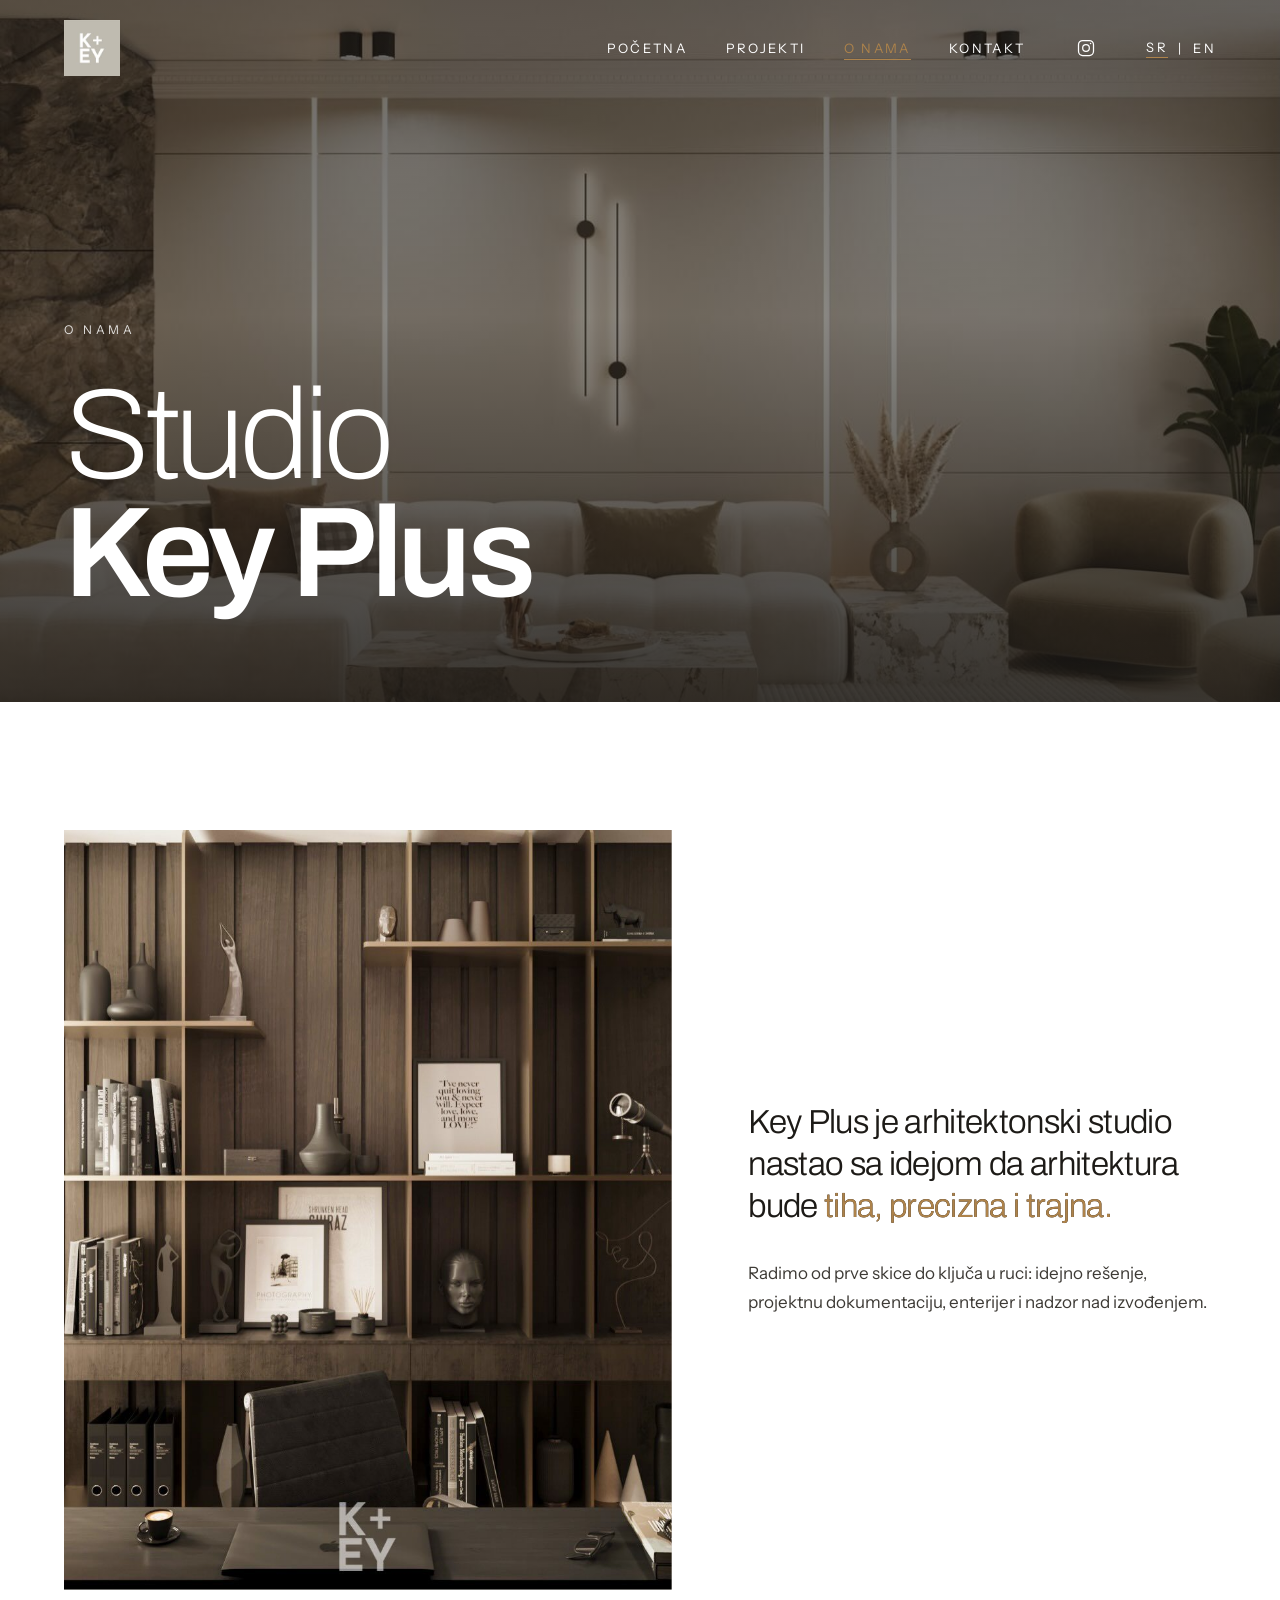
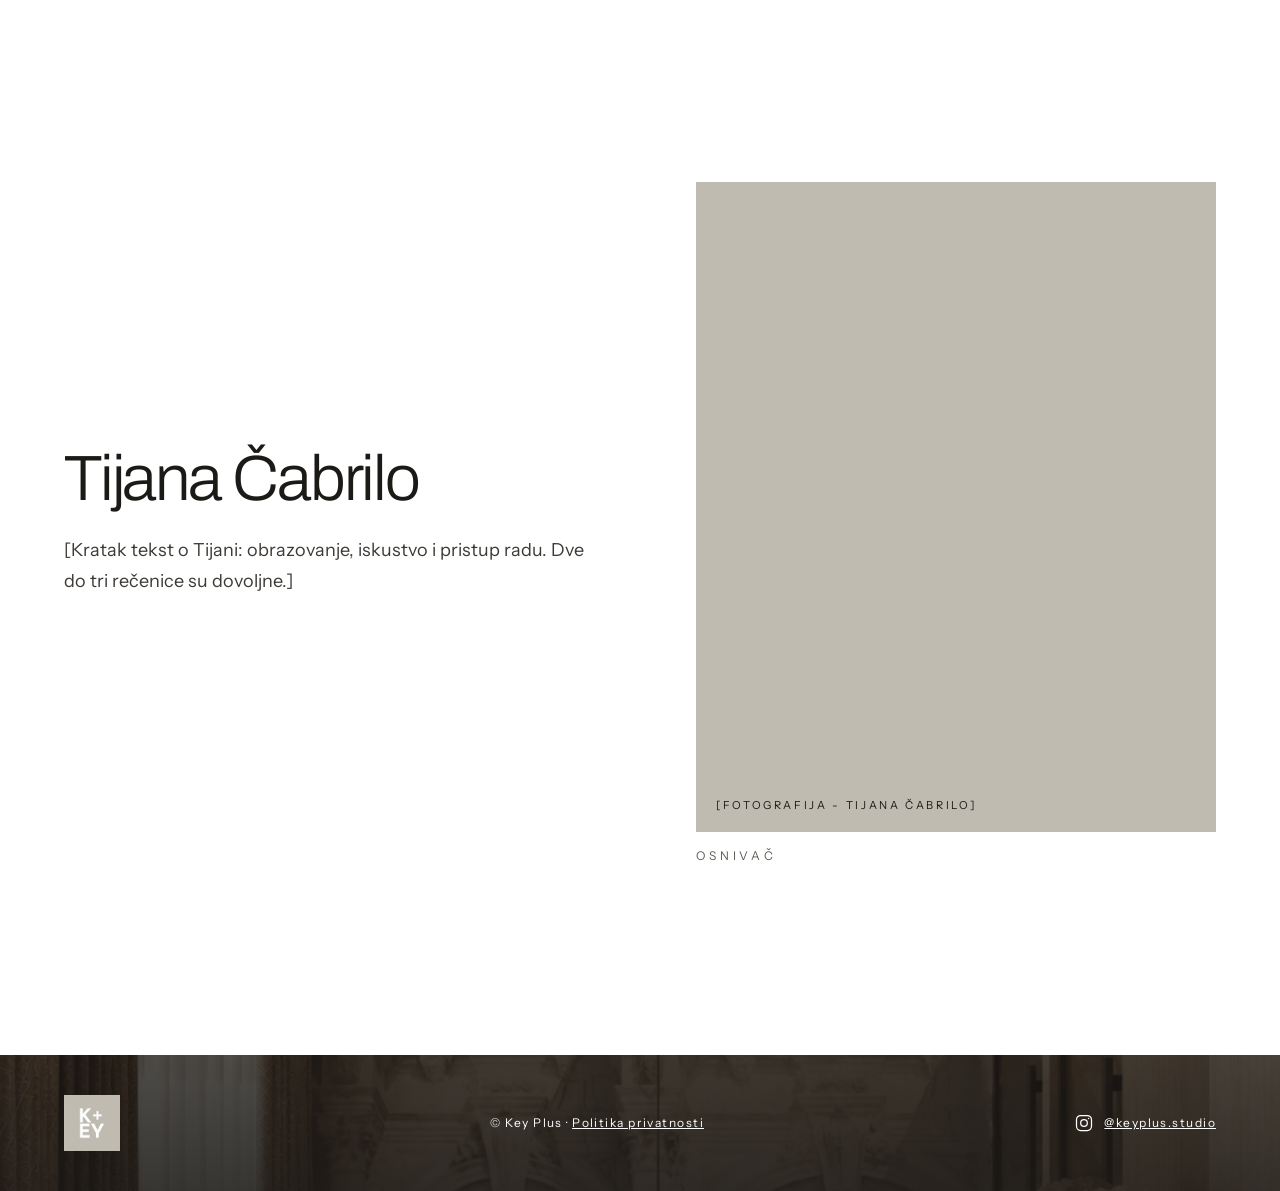
<file: o-nama.html>
<!doctype html>
<html lang="sr-Latn">
<head>
<meta charset="utf-8">
<meta name="viewport" content="width=device-width, initial-scale=1">
<title>O nama - Key Plus</title>
<meta name="description" content="Key Plus je arhitektonski studio nastao sa idejom da arhitektura bude tiha, precizna i trajna.">
<meta property="og:type" content="website">
<meta property="og:title" content="O nama - Key Plus">
<meta property="og:description" content="Key Plus je arhitektonski studio nastao sa idejom da arhitektura bude tiha, precizna i trajna.">
<meta property="og:image" content="assets/img/dnevna-soba-kamen.jpg">
<meta name="theme-color" content="#ffffff">
<link rel="icon" type="image/jpeg" href="assets/img/logo.jpg">
<link rel="alternate" hreflang="sr-Latn" href="o-nama.html">
<link rel="alternate" hreflang="en" href="en/about.html">
<link rel="preconnect" href="https://fonts.googleapis.com">
<link rel="preconnect" href="https://fonts.gstatic.com" crossorigin>
<link href="https://fonts.googleapis.com/css2?family=Archivo:wght@200;300;400;600&amp;family=Instrument+Sans:wght@400;500&amp;display=swap" rel="stylesheet">
<link rel="stylesheet" href="assets/css/motion.css">
<link rel="stylesheet" href="assets/css/site.css">
</head>
<body>
<div class="kp v-desk" style="font-family: 'Instrument Sans', system-ui, sans-serif; color: #1c1a17; background: #ffffff; min-height: 100vh">

<header class="kp-header kp-header-over" style="--kp-hh: 96px">
<div style="display: flex; flex-wrap: wrap; align-items: center; justify-content: space-between; gap: 16px 32px; padding: 20px clamp(20px, 5vw, 72px); max-width: 1440px; margin: 0 auto; box-sizing: border-box">
<a href="index.html" class="kp-logo" style="display: inline-flex; align-items: center; text-decoration: none; color: #1c1a17">
<img loading="lazy" decoding="async" src="assets/img/logo.jpg" alt="Key Plus - početna" style="width: 56px; height: 56px; display: block">
</a>
<nav aria-label="Glavna navigacija" style="display: flex; flex-wrap: wrap; align-items: center; gap: 4px clamp(20px, 3vw, 44px); font-size: 13px; letter-spacing: 0.18em; text-transform: uppercase">
<a href="index.html" class="kp-link" style="display: inline-flex; align-items: center; min-height: 44px; text-decoration: none">Početna</a>
<a href="projekti.html" class="kp-link" style="display: inline-flex; align-items: center; min-height: 44px; text-decoration: none">Projekti</a>
<a href="o-nama.html" aria-current="page" class="kp-link" style="display: inline-flex; align-items: center; min-height: 44px; text-decoration: none; color: #ae834b">O nama</a>
<a href="kontakt.html" class="kp-link" style="display: inline-flex; align-items: center; min-height: 44px; text-decoration: none">Kontakt</a>
<a href="https://www.instagram.com/keyplus.studio/" aria-label="Key Plus na Instagramu" style="display: inline-flex; align-items: center; justify-content: center; min-width: 44px; min-height: 44px; text-decoration: none"><svg width="20" height="20" viewBox="0 0 24 24" fill="none" stroke="currentColor" stroke-width="1.5" aria-hidden="true"><rect x="3" y="3" width="18" height="18" rx="5"></rect><circle cx="12" cy="12" r="4"></circle><circle cx="17.5" cy="6.5" r="0.9" fill="currentColor" stroke="none"></circle></svg></a>
<span style="display: inline-flex; align-items: center; gap: 10px; color: #5f5a52"><span aria-current="true" style="color: #1c1a17; border-bottom: 1px solid #ae834b; padding-bottom: 2px">SR</span><span aria-hidden="true">|</span><a href="en/about.html" lang="en" class="kp-link" style="display: inline-flex; align-items: center; min-height: 44px; text-decoration: none; color: #5f5a52">EN</a></span>
</nav>
</div>
<div class="kp-progress" aria-hidden="true"></div>
</header>

<main>
<section aria-label="Uvod" style="position: relative; overflow: hidden; background: #1c1a17; color: #ffffff">
<img loading="lazy" decoding="async" src="assets/img/dnevna-soba-svetlosne-linije.jpg" alt="" style="position: absolute; inset: 0; width: 100%; height: 100%; object-fit: cover; object-position: 50% 45%; display: block">
<div aria-hidden="true" style="position: absolute; inset: 0; background: linear-gradient(180deg, rgba(28, 26, 23, 0.66) 0%, rgba(28, 26, 23, 0.52) 45%, rgba(28, 26, 23, 0.86) 100%)"></div>
<div style="position: relative; max-width: 1440px; min-height: min(78vh, 820px); margin: 0 auto; padding: clamp(120px, 14vw, 200px) clamp(20px, 5vw, 72px) clamp(56px, 7vw, 96px); box-sizing: border-box; display: flex; flex-direction: column; justify-content: flex-end">
<p style="margin: 0 0 40px; font-size: 12px; letter-spacing: 0.32em; text-transform: uppercase; color: rgba(255, 255, 255, 0.85)">O nama</p>
<h1 style="margin: 0; font-family: 'Archivo', sans-serif; font-weight: 200; font-size: clamp(56px, 10vw, 160px); line-height: 0.92; letter-spacing: -0.045em; color: #ffffff">Studio<br><span style="font-weight: 600">Key Plus</span></h1>
</div>
</section>

<section style="max-width: 1440px; margin: 0 auto; padding: clamp(96px, 10vw, 160px) clamp(20px, 5vw, 72px) 0; box-sizing: border-box; display: flex; flex-wrap: wrap; gap: clamp(40px, 6vw, 96px); align-items: center">
<div class="kp-unveil" style="flex: 1 1 520px"><div class="kp-light" style="aspect-ratio: 4 / 5; background: #bfbbb0"><img loading="lazy" decoding="async" class="kp-ph-in" src="assets/img/radna-soba-police.jpg" alt="Police od tamnog drveta sa knjigama i skulpturama u radnoj sobi"></div></div>
<div style="flex: 1 1 380px; display: flex; flex-direction: column; gap: 32px">
<p style="margin: 0; font-family: 'Archivo', sans-serif; font-weight: 300; font-size: clamp(26px, 2.6vw, 38px); line-height: 1.25; letter-spacing: -0.02em"><span class="kp-filltext">Key Plus je arhitektonski studio nastao sa idejom da arhitektura bude <span class="kp-accent" style="color: #ae834b">tiha, precizna i trajna.</span></span></p>
<p class="kp-reveal" style="margin: 0; font-size: 17px; line-height: 1.7; color: #3d3a35">Radimo od prve skice do ključa u ruci: idejno rešenje, projektnu dokumentaciju, enterijer i nadzor nad izvođenjem.</p>
</div>
</section>

<section aria-labelledby="osnivac" style="max-width: 1440px; margin: 0 auto; padding: clamp(120px, 15vw, 240px) clamp(20px, 5vw, 72px); box-sizing: border-box">
<div style="display: flex; flex-wrap: wrap-reverse; gap: clamp(40px, 6vw, 96px); align-items: center">
<div class="kp-reveal" style="flex: 1 1 380px; display: flex; flex-direction: column; gap: 24px">
<h2 id="osnivac" style="margin: 0; font-family: 'Archivo', sans-serif; font-weight: 300; font-size: clamp(40px, 5vw, 80px); line-height: 1; letter-spacing: -0.035em">Tijana Čabrilo</h2>
<p style="margin: 0; max-width: 520px; font-size: 18px; line-height: 1.7; color: #3d3a35">[Kratak tekst o Tijani: obrazovanje, iskustvo i pristup radu. Dve do tri rečenice su dovoljne.]</p>
</div>
<figure class="kp-wipe" style="flex: 1 1 380px; max-width: 520px; margin: 0; display: flex; flex-direction: column; gap: 16px">
<div class="kp-ph" role="img" aria-label="Mesto za fotografiju Tijane Čabrilo" style="aspect-ratio: 4 / 5"><div class="kp-ph-in" style="background: #bfbbb0"></div><span class="kp-ph-label">[Fotografija - Tijana Čabrilo]</span></div>
<figcaption style="font-size: 12px; letter-spacing: 0.32em; text-transform: uppercase; color: #5f5a52">Osnivač</figcaption>
</figure>
</div>
</section>
</main>

<footer class="kp-footer-img" style="background: #bc9f7c; color: #1c1a17; padding: 40px clamp(20px, 5vw, 72px)">
<div style="max-width: 1296px; margin: 0 auto; display: flex; flex-wrap: wrap; justify-content: space-between; align-items: center; gap: 16px; font-size: 12px; letter-spacing: 0.12em"><a href="index.html" class="kp-logo" style="display: block"><img loading="lazy" decoding="async" src="assets/img/logo.jpg" alt="Key Plus - početna" style="width: 56px; height: 56px; display: block"></a><span>© Key Plus · <a href="politika-privatnosti.html">Politika privatnosti</a></span><a href="https://www.instagram.com/keyplus.studio/" style="display: inline-flex; align-items: center; gap: 10px; min-height: 44px"><svg width="20" height="20" viewBox="0 0 24 24" fill="none" stroke="currentColor" stroke-width="1.5" aria-hidden="true"><rect x="3" y="3" width="18" height="18" rx="5"></rect><circle cx="12" cy="12" r="4"></circle><circle cx="17.5" cy="6.5" r="0.9" fill="currentColor" stroke="none"></circle></svg>@keyplus.studio</a></div>
</footer>

</div>

<div class="kp kp-touch v-tel" style="font-family: 'Instrument Sans', system-ui, sans-serif; color: #1c1a17; background: #ffffff; min-height: 100vh; overflow-x: clip">

<header class="kp-header kp-header-over" style="--kp-hh: 68px">
<div style="display: flex; align-items: center; justify-content: space-between; gap: 16px; padding: 12px 20px">
<a href="index.html" class="kp-logo" style="display: inline-flex; align-items: center; text-decoration: none"><img loading="lazy" decoding="async" src="assets/img/logo.jpg" alt="Key Plus - početna" style="width: 44px; height: 44px; display: block"></a>
<button type="button" class="kp-menu-btn" data-menu-open aria-expanded="false" aria-controls="kp-menu">Meni <span class="kp-burger" aria-hidden="true"><i></i><i></i></span></button>
</div>
<div class="kp-progress" aria-hidden="true"></div>
</header>

<main>
<section aria-label="Uvod" style="position: relative; overflow: hidden; background: #1c1a17; color: #ffffff">
<img loading="lazy" decoding="async" src="assets/img/dnevna-soba-svetlosne-linije.jpg" alt="" style="position: absolute; inset: 0; width: 100%; height: 100%; object-fit: cover; object-position: 40% 50%; display: block">
<div aria-hidden="true" style="position: absolute; inset: 0; background: linear-gradient(180deg, rgba(28, 26, 23, 0.62) 0%, rgba(28, 26, 23, 0.52) 40%, rgba(28, 26, 23, 0.88) 100%)"></div>
<div style="position: relative; min-height: 560px; padding: 120px 20px 44px; box-sizing: border-box; display: flex; flex-direction: column; justify-content: flex-end">
<p style="margin: 0 0 24px; font-size: 11px; letter-spacing: 0.3em; text-transform: uppercase; color: rgba(255, 255, 255, 0.85)">O nama</p>
<h1 style="margin: 0; font-family: 'Archivo', sans-serif; font-weight: 200; font-size: 12.5vw; line-height: 0.95; letter-spacing: -0.045em; color: #ffffff">Studio<br><span style="font-weight: 600">Key Plus</span></h1>
</div>
</section>

<section style="padding: 72px 20px 0">
<div class="kp-unveil"><div class="kp-light" style="aspect-ratio: 4 / 5; background: #bfbbb0"><img loading="lazy" decoding="async" class="kp-ph-in" src="assets/img/radna-soba-police.jpg" alt="Police od tamnog drveta sa knjigama i skulpturama u radnoj sobi"></div></div>
<div style="display: flex; flex-direction: column; gap: 24px; margin-top: 48px">
<p style="margin: 0; font-family: 'Archivo', sans-serif; font-weight: 300; font-size: 26px; line-height: 1.25; letter-spacing: -0.02em"><span class="kp-filltext">Key Plus je arhitektonski studio nastao sa idejom da arhitektura bude <span class="kp-accent" style="color: #ae834b">tiha, precizna i trajna.</span></span></p>
<p class="kp-reveal" style="margin: 0; font-size: 16px; line-height: 1.7; color: #3d3a35">Radimo od prve skice do ključa u ruci: idejno rešenje, projektnu dokumentaciju, enterijer i nadzor nad izvođenjem.</p>
</div>
</section>

<section aria-labelledby="osnivac-tel" style="padding: 104px 20px">
<figure class="kp-wipe" style="margin: 0; display: flex; flex-direction: column; gap: 14px">
<div class="kp-ph" role="img" aria-label="Mesto za fotografiju Tijane Čabrilo" style="aspect-ratio: 4 / 5"><div class="kp-ph-in" style="background: #bfbbb0"></div><span class="kp-ph-label">[Fotografija - Tijana Čabrilo]</span></div>
<figcaption style="font-size: 11px; letter-spacing: 0.3em; text-transform: uppercase; color: #5f5a52">Osnivač</figcaption>
</figure>
<h2 id="osnivac-tel" class="kp-reveal" style="margin: 36px 0 0; font-family: 'Archivo', sans-serif; font-weight: 300; font-size: 40px; line-height: 1; letter-spacing: -0.035em">Tijana Čabrilo</h2>
<p class="kp-reveal" style="margin: 20px 0 0; font-size: 16px; line-height: 1.7; color: #3d3a35">[Kratak tekst o Tijani: obrazovanje, iskustvo i pristup radu. Dve do tri rečenice su dovoljne.]</p>
</section>
</main>

<footer class="kp-footer-img" style="background: #bc9f7c; color: #1c1a17; padding: 32px 20px; display: flex; flex-wrap: wrap; justify-content: space-between; align-items: center; gap: 12px 16px; font-size: 12px; letter-spacing: 0.12em">
<img loading="lazy" decoding="async" src="assets/img/logo.jpg" alt="Key Plus logo" style="width: 48px; height: 48px; display: block">
<a href="politika-privatnosti.html" style="display: inline-flex; align-items: center; min-height: 44px">Politika privatnosti</a>
<a href="https://www.instagram.com/keyplus.studio/" style="display: inline-flex; align-items: center; gap: 8px; min-height: 44px"><svg width="20" height="20" viewBox="0 0 24 24" fill="none" stroke="currentColor" stroke-width="1.5" aria-hidden="true"><rect x="3" y="3" width="18" height="18" rx="5"></rect><circle cx="12" cy="12" r="4"></circle><circle cx="17.5" cy="6.5" r="0.9" fill="currentColor" stroke="none"></circle></svg>@keyplus.studio</a>
</footer>

<nav class="kp-menu" id="kp-menu" data-menu hidden aria-label="Glavna navigacija">
<div style="display: flex; align-items: center; justify-content: space-between">
<img loading="lazy" decoding="async" src="assets/img/logo.jpg" alt="Key Plus logo" style="width: 44px; height: 44px; display: block">
<button type="button" class="kp-menu-btn" data-menu-close>Zatvori <span aria-hidden="true">×</span></button>
</div>
<div style="display: flex; flex-direction: column; margin-top: 24px">
<a href="index.html" class="kp-menu-link"><span class="kp-mask"><span class="kp-rise kp-d1">Početna</span></span><small>01</small></a>
<a href="projekti.html" class="kp-menu-link"><span class="kp-mask"><span class="kp-rise kp-d2">Projekti</span></span><small>02</small></a>
<a href="o-nama.html" class="kp-menu-link" aria-current="page"><span class="kp-mask"><span class="kp-rise kp-d3">O nama</span></span><small>03</small></a>
<a href="kontakt.html" class="kp-menu-link"><span class="kp-mask"><span class="kp-rise kp-d4">Kontakt</span></span><small>04</small></a>
</div>
<div style="margin-top: auto; display: flex; justify-content: space-between; align-items: center; font-size: 12px; letter-spacing: 0.2em; text-transform: uppercase">
<span><span aria-current="true" style="border-bottom: 1px solid #1c1a17">SR</span> | <a href="en/about.html" lang="en" style="display: inline-flex; align-items: center; min-height: 44px">EN</a></span>
<a href="https://www.instagram.com/keyplus.studio/" style="display: inline-flex; align-items: center; gap: 8px; min-height: 44px; text-transform: none; letter-spacing: 0.04em"><svg width="20" height="20" viewBox="0 0 24 24" fill="none" stroke="currentColor" stroke-width="1.5" aria-hidden="true"><rect x="3" y="3" width="18" height="18" rx="5"></rect><circle cx="12" cy="12" r="4"></circle><circle cx="17.5" cy="6.5" r="0.9" fill="currentColor" stroke="none"></circle></svg>@keyplus.studio</a>
</div>
</nav>

</div>
<script src="assets/js/site.js" defer></script>
</body>
</html>
</file>
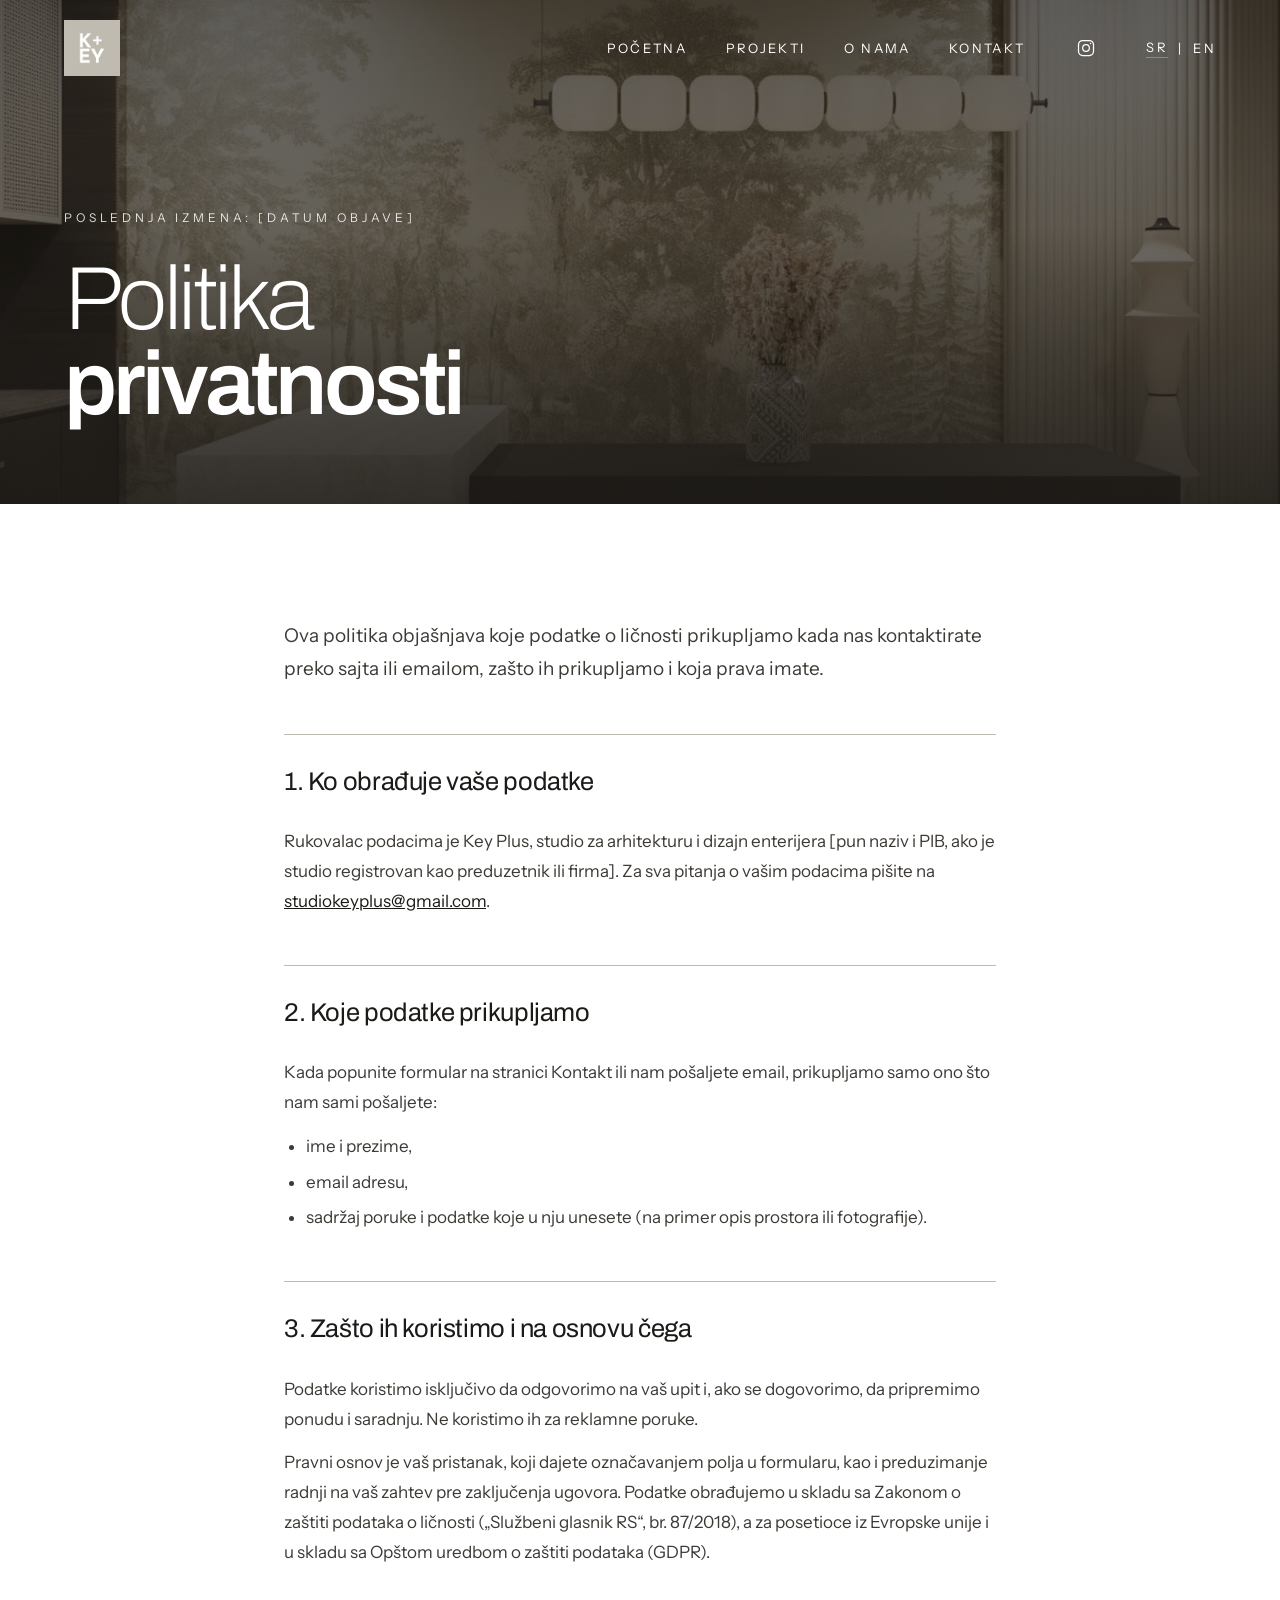
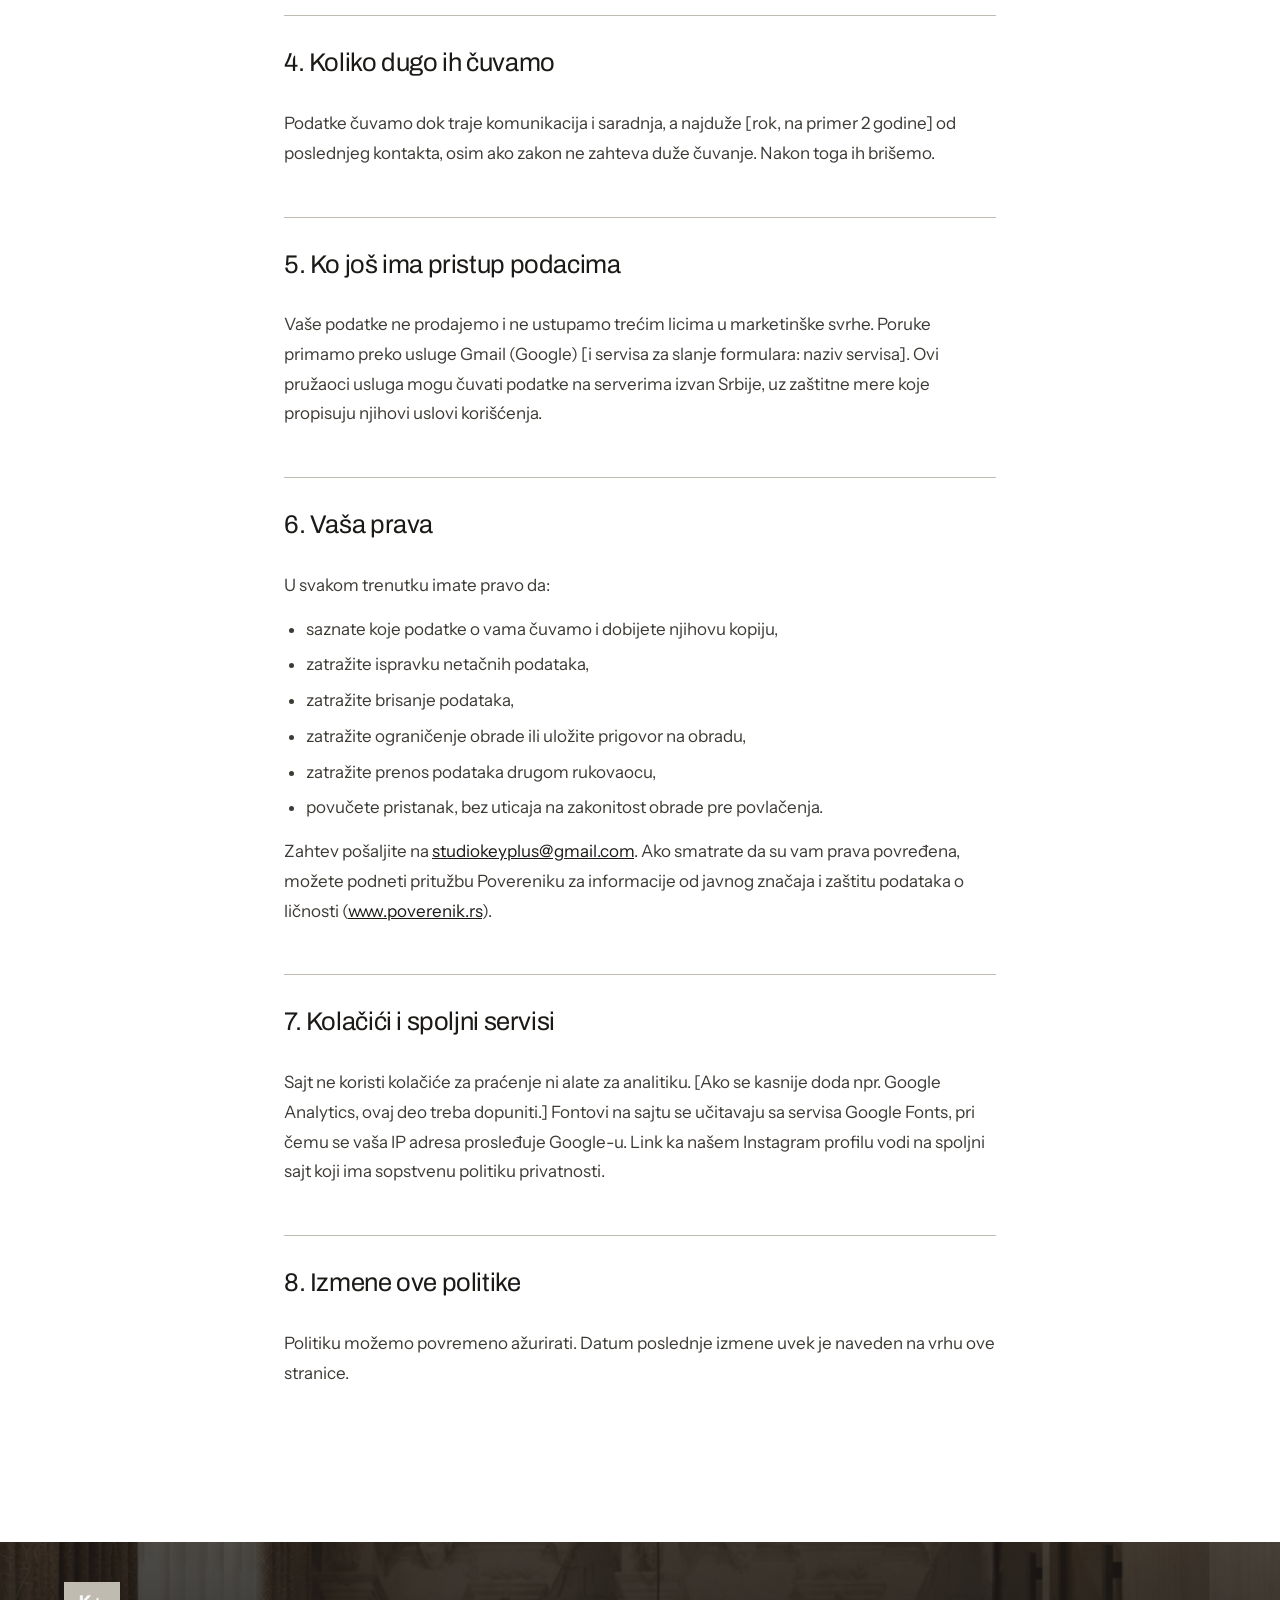
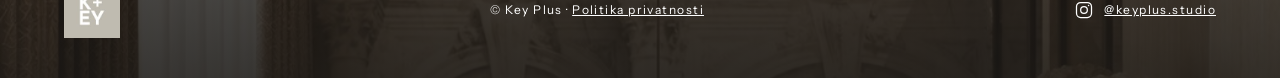
<file: politika-privatnosti.html>
<!doctype html>
<html lang="sr-Latn">
<head>
<meta charset="utf-8">
<meta name="viewport" content="width=device-width, initial-scale=1">
<title>Politika privatnosti - Key Plus</title>
<meta name="description" content="Kako Key Plus obrađuje podatke poslate putem kontakt forme.">
<meta property="og:type" content="website">
<meta property="og:title" content="Politika privatnosti - Key Plus">
<meta property="og:description" content="Kako Key Plus obrađuje podatke poslate putem kontakt forme.">
<meta property="og:image" content="assets/img/dnevna-soba-kamen.jpg">
<meta name="theme-color" content="#ffffff">
<link rel="icon" type="image/jpeg" href="assets/img/logo.jpg">
<link rel="alternate" hreflang="sr-Latn" href="politika-privatnosti.html">
<link rel="alternate" hreflang="en" href="en/privacy.html">
<link rel="preconnect" href="https://fonts.googleapis.com">
<link rel="preconnect" href="https://fonts.gstatic.com" crossorigin>
<link href="https://fonts.googleapis.com/css2?family=Archivo:wght@200;300;400;600&amp;family=Instrument+Sans:wght@400;500&amp;display=swap" rel="stylesheet">
<link rel="stylesheet" href="assets/css/motion.css">
<link rel="stylesheet" href="assets/css/site.css">
</head>
<body>
<div class="kp v-desk" style="font-family: 'Instrument Sans', system-ui, sans-serif; color: #1c1a17; background: #ffffff; min-height: 100vh">

<header class="kp-header kp-header-over" style="--kp-hh: 96px">
<div style="display: flex; flex-wrap: wrap; align-items: center; justify-content: space-between; gap: 16px 32px; padding: 20px clamp(20px, 5vw, 72px); max-width: 1440px; margin: 0 auto; box-sizing: border-box">
<a href="index.html" class="kp-logo" style="display: inline-flex; align-items: center; text-decoration: none; color: #1c1a17">
<img loading="lazy" decoding="async" src="assets/img/logo.jpg" alt="Key Plus - početna" style="width: 56px; height: 56px; display: block">
</a>
<nav aria-label="Glavna navigacija" style="display: flex; flex-wrap: wrap; align-items: center; gap: 4px clamp(20px, 3vw, 44px); font-size: 13px; letter-spacing: 0.18em; text-transform: uppercase">
<a href="index.html" class="kp-link" style="display: inline-flex; align-items: center; min-height: 44px; text-decoration: none">Početna</a>
<a href="projekti.html" class="kp-link" style="display: inline-flex; align-items: center; min-height: 44px; text-decoration: none">Projekti</a>
<a href="o-nama.html" class="kp-link" style="display: inline-flex; align-items: center; min-height: 44px; text-decoration: none">O nama</a>
<a href="kontakt.html" class="kp-link" style="display: inline-flex; align-items: center; min-height: 44px; text-decoration: none">Kontakt</a>
<a href="https://www.instagram.com/keyplus.studio/" aria-label="Key Plus na Instagramu" style="display: inline-flex; align-items: center; justify-content: center; min-width: 44px; min-height: 44px; text-decoration: none"><svg width="20" height="20" viewBox="0 0 24 24" fill="none" stroke="currentColor" stroke-width="1.5" aria-hidden="true"><rect x="3" y="3" width="18" height="18" rx="5"></rect><circle cx="12" cy="12" r="4"></circle><circle cx="17.5" cy="6.5" r="0.9" fill="currentColor" stroke="none"></circle></svg></a>
<span style="display: inline-flex; align-items: center; gap: 10px; color: #5f5a52"><span aria-current="true" style="color: #1c1a17; border-bottom: 1px solid #ae834b; padding-bottom: 2px">SR</span><span aria-hidden="true">|</span><a href="en/privacy.html" lang="en" class="kp-link" style="display: inline-flex; align-items: center; min-height: 44px; text-decoration: none; color: #5f5a52">EN</a></span>
</nav>
</div>
<div class="kp-progress" aria-hidden="true"></div>
</header>

<main>
<section aria-label="Uvod" style="position: relative; overflow: hidden; background: #1c1a17; color: #ffffff">
<img loading="lazy" decoding="async" src="assets/img/trpezarija-tapet.jpg" alt="" style="position: absolute; inset: 0; width: 100%; height: 100%; object-fit: cover; object-position: 50% 45%; display: block">
<div aria-hidden="true" style="position: absolute; inset: 0; background: linear-gradient(180deg, rgba(28, 26, 23, 0.7) 0%, rgba(28, 26, 23, 0.6) 45%, rgba(28, 26, 23, 0.88) 100%)"></div>
<div style="position: relative; max-width: 1440px; min-height: min(56vh, 560px); margin: 0 auto; padding: clamp(120px, 12vw, 180px) clamp(20px, 5vw, 72px) clamp(48px, 6vw, 80px); box-sizing: border-box; display: flex; flex-direction: column; justify-content: flex-end">
<p style="margin: 0 0 32px; font-size: 12px; letter-spacing: 0.32em; text-transform: uppercase; color: rgba(255, 255, 255, 0.85)">Poslednja izmena: [datum objave]</p>
<h1 style="margin: 0; font-family: 'Archivo', sans-serif; font-weight: 200; font-size: clamp(48px, 7vw, 112px); line-height: 0.95; letter-spacing: -0.04em; color: #ffffff">Politika<br><span style="font-weight: 600">privatnosti</span></h1>
</div>
</section>

<div class="kp-legal" style="max-width: 840px; margin: 0 auto; padding: clamp(80px, 9vw, 140px) clamp(20px, 5vw, 72px) clamp(120px, 12vw, 180px); box-sizing: border-box; display: flex; flex-direction: column; gap: 48px">
<p style="font-size: 19px">Ova politika objašnjava koje podatke o ličnosti prikupljamo kada nas kontaktirate preko sajta ili emailom, zašto ih prikupljamo i koja prava imate.</p>

<section>
<h2>1. Ko obrađuje vaše podatke</h2>
<p>Rukovalac podacima je Key Plus, studio za arhitekturu i dizajn enterijera [pun naziv i PIB, ako je studio registrovan kao preduzetnik ili firma]. Za sva pitanja o vašim podacima pišite na <a href="mailto:studiokeyplus@gmail.com">studiokeyplus@gmail.com</a>.</p>
</section>

<section>
<h2>2. Koje podatke prikupljamo</h2>
<p>Kada popunite formular na stranici Kontakt ili nam pošaljete email, prikupljamo samo ono što nam sami pošaljete:</p>
<ul>
<li>ime i prezime,</li>
<li>email adresu,</li>
<li>sadržaj poruke i podatke koje u nju unesete (na primer opis prostora ili fotografije).</li>
</ul>
</section>

<section>
<h2>3. Zašto ih koristimo i na osnovu čega</h2>
<p>Podatke koristimo isključivo da odgovorimo na vaš upit i, ako se dogovorimo, da pripremimo ponudu i saradnju. Ne koristimo ih za reklamne poruke.</p>
<p>Pravni osnov je vaš pristanak, koji dajete označavanjem polja u formularu, kao i preduzimanje radnji na vaš zahtev pre zaključenja ugovora. Podatke obrađujemo u skladu sa Zakonom o zaštiti podataka o ličnosti („Službeni glasnik RS“, br. 87/2018), a za posetioce iz Evropske unije i u skladu sa Opštom uredbom o zaštiti podataka (GDPR).</p>
</section>

<section>
<h2>4. Koliko dugo ih čuvamo</h2>
<p>Podatke čuvamo dok traje komunikacija i saradnja, a najduže [rok, na primer 2 godine] od poslednjeg kontakta, osim ako zakon ne zahteva duže čuvanje. Nakon toga ih brišemo.</p>
</section>

<section>
<h2>5. Ko još ima pristup podacima</h2>
<p>Vaše podatke ne prodajemo i ne ustupamo trećim licima u marketinške svrhe. Poruke primamo preko usluge Gmail (Google) [i servisa za slanje formulara: naziv servisa]. Ovi pružaoci usluga mogu čuvati podatke na serverima izvan Srbije, uz zaštitne mere koje propisuju njihovi uslovi korišćenja.</p>
</section>

<section>
<h2>6. Vaša prava</h2>
<p>U svakom trenutku imate pravo da:</p>
<ul>
<li>saznate koje podatke o vama čuvamo i dobijete njihovu kopiju,</li>
<li>zatražite ispravku netačnih podataka,</li>
<li>zatražite brisanje podataka,</li>
<li>zatražite ograničenje obrade ili uložite prigovor na obradu,</li>
<li>zatražite prenos podataka drugom rukovaocu,</li>
<li>povučete pristanak, bez uticaja na zakonitost obrade pre povlačenja.</li>
</ul>
<p>Zahtev pošaljite na <a href="mailto:studiokeyplus@gmail.com">studiokeyplus@gmail.com</a>. Ako smatrate da su vam prava povređena, možete podneti pritužbu Povereniku za informacije od javnog značaja i zaštitu podataka o ličnosti (<a href="https://www.poverenik.rs">www.poverenik.rs</a>).</p>
</section>

<section>
<h2>7. Kolačići i spoljni servisi</h2>
<p>Sajt ne koristi kolačiće za praćenje ni alate za analitiku. [Ako se kasnije doda npr. Google Analytics, ovaj deo treba dopuniti.] Fontovi na sajtu se učitavaju sa servisa Google Fonts, pri čemu se vaša IP adresa prosleđuje Google-u. Link ka našem Instagram profilu vodi na spoljni sajt koji ima sopstvenu politiku privatnosti.</p>
</section>

<section>
<h2>8. Izmene ove politike</h2>
<p>Politiku možemo povremeno ažurirati. Datum poslednje izmene uvek je naveden na vrhu ove stranice.</p>
</section>
</div>
</main>

<footer class="kp-footer-img" style="background: #bc9f7c; color: #1c1a17; padding: 40px clamp(20px, 5vw, 72px)">
<div style="max-width: 1296px; margin: 0 auto; display: flex; flex-wrap: wrap; justify-content: space-between; align-items: center; gap: 16px; font-size: 12px; letter-spacing: 0.12em"><a href="index.html" class="kp-logo" style="display: block"><img loading="lazy" decoding="async" src="assets/img/logo.jpg" alt="Key Plus - početna" style="width: 56px; height: 56px; display: block"></a><span>© Key Plus · <a href="politika-privatnosti.html" aria-current="page">Politika privatnosti</a></span><a href="https://www.instagram.com/keyplus.studio/" style="display: inline-flex; align-items: center; gap: 10px; min-height: 44px"><svg width="20" height="20" viewBox="0 0 24 24" fill="none" stroke="currentColor" stroke-width="1.5" aria-hidden="true"><rect x="3" y="3" width="18" height="18" rx="5"></rect><circle cx="12" cy="12" r="4"></circle><circle cx="17.5" cy="6.5" r="0.9" fill="currentColor" stroke="none"></circle></svg>@keyplus.studio</a></div>
</footer>

</div>

<div class="kp kp-touch v-tel" style="font-family: 'Instrument Sans', system-ui, sans-serif; color: #1c1a17; background: #ffffff; min-height: 100vh; overflow-x: clip">

<header class="kp-header kp-header-over" style="--kp-hh: 68px">
<div style="display: flex; align-items: center; justify-content: space-between; gap: 16px; padding: 12px 20px">
<a href="index.html" class="kp-logo" style="display: inline-flex; align-items: center; text-decoration: none"><img loading="lazy" decoding="async" src="assets/img/logo.jpg" alt="Key Plus - početna" style="width: 44px; height: 44px; display: block"></a>
<button type="button" class="kp-menu-btn" data-menu-open aria-expanded="false" aria-controls="kp-menu">Meni <span class="kp-burger" aria-hidden="true"><i></i><i></i></span></button>
</div>
<div class="kp-progress" aria-hidden="true"></div>
</header>

<main>
<section aria-label="Uvod" style="position: relative; overflow: hidden; background: #1c1a17; color: #ffffff">
<img loading="lazy" decoding="async" src="assets/img/trpezarija-tapet.jpg" alt="" style="position: absolute; inset: 0; width: 100%; height: 100%; object-fit: cover; object-position: 50% 45%; display: block">
<div aria-hidden="true" style="position: absolute; inset: 0; background: linear-gradient(180deg, rgba(28, 26, 23, 0.7) 0%, rgba(28, 26, 23, 0.6) 45%, rgba(28, 26, 23, 0.88) 100%)"></div>
<div style="position: relative; min-height: 420px; padding: 110px 20px 40px; box-sizing: border-box; display: flex; flex-direction: column; justify-content: flex-end">
<p style="margin: 0 0 20px; font-size: 11px; letter-spacing: 0.28em; text-transform: uppercase; color: rgba(255, 255, 255, 0.85)">Poslednja izmena: [datum objave]</p>
<h1 style="margin: 0; font-family: 'Archivo', sans-serif; font-weight: 200; font-size: 12vw; line-height: 0.95; letter-spacing: -0.04em; color: #ffffff">Politika<br><span style="font-weight: 600">privatnosti</span></h1>
</div>
</section>

<div class="kp-legal" style="padding: 56px 20px 96px; display: flex; flex-direction: column; gap: 36px">
<p style="font-size: 17px">Ova politika objašnjava koje podatke o ličnosti prikupljamo kada nas kontaktirate preko sajta ili emailom, zašto ih prikupljamo i koja prava imate.</p>

<section>
<h2>1. Ko obrađuje vaše podatke</h2>
<p>Rukovalac podacima je Key Plus, studio za arhitekturu i dizajn enterijera [pun naziv i PIB, ako je studio registrovan kao preduzetnik ili firma]. Za sva pitanja o vašim podacima pišite na <a href="mailto:studiokeyplus@gmail.com">studiokeyplus@gmail.com</a>.</p>
</section>

<section>
<h2>2. Koje podatke prikupljamo</h2>
<p>Kada popunite formular na stranici Kontakt ili nam pošaljete email, prikupljamo samo ono što nam sami pošaljete:</p>
<ul>
<li>ime i prezime,</li>
<li>email adresu,</li>
<li>sadržaj poruke i podatke koje u nju unesete (na primer opis prostora ili fotografije).</li>
</ul>
</section>

<section>
<h2>3. Zašto ih koristimo i na osnovu čega</h2>
<p>Podatke koristimo isključivo da odgovorimo na vaš upit i, ako se dogovorimo, da pripremimo ponudu i saradnju. Ne koristimo ih za reklamne poruke.</p>
<p>Pravni osnov je vaš pristanak, koji dajete označavanjem polja u formularu, kao i preduzimanje radnji na vaš zahtev pre zaključenja ugovora. Podatke obrađujemo u skladu sa Zakonom o zaštiti podataka o ličnosti („Službeni glasnik RS“, br. 87/2018), a za posetioce iz Evropske unije i u skladu sa Opštom uredbom o zaštiti podataka (GDPR).</p>
</section>

<section>
<h2>4. Koliko dugo ih čuvamo</h2>
<p>Podatke čuvamo dok traje komunikacija i saradnja, a najduže [rok, na primer 2 godine] od poslednjeg kontakta, osim ako zakon ne zahteva duže čuvanje. Nakon toga ih brišemo.</p>
</section>

<section>
<h2>5. Ko još ima pristup podacima</h2>
<p>Vaše podatke ne prodajemo i ne ustupamo trećim licima u marketinške svrhe. Poruke primamo preko usluge Gmail (Google) [i servisa za slanje formulara: naziv servisa]. Ovi pružaoci usluga mogu čuvati podatke na serverima izvan Srbije, uz zaštitne mere koje propisuju njihovi uslovi korišćenja.</p>
</section>

<section>
<h2>6. Vaša prava</h2>
<p>U svakom trenutku imate pravo da:</p>
<ul>
<li>saznate koje podatke o vama čuvamo i dobijete njihovu kopiju,</li>
<li>zatražite ispravku netačnih podataka,</li>
<li>zatražite brisanje podataka,</li>
<li>zatražite ograničenje obrade ili uložite prigovor na obradu,</li>
<li>zatražite prenos podataka drugom rukovaocu,</li>
<li>povučete pristanak, bez uticaja na zakonitost obrade pre povlačenja.</li>
</ul>
<p>Zahtev pošaljite na <a href="mailto:studiokeyplus@gmail.com">studiokeyplus@gmail.com</a>. Ako smatrate da su vam prava povređena, možete podneti pritužbu Povereniku za informacije od javnog značaja i zaštitu podataka o ličnosti (<a href="https://www.poverenik.rs">www.poverenik.rs</a>).</p>
</section>

<section>
<h2>7. Kolačići i spoljni servisi</h2>
<p>Sajt ne koristi kolačiće za praćenje ni alate za analitiku. [Ako se kasnije doda npr. Google Analytics, ovaj deo treba dopuniti.] Fontovi na sajtu se učitavaju sa servisa Google Fonts, pri čemu se vaša IP adresa prosleđuje Google-u. Link ka našem Instagram profilu vodi na spoljni sajt koji ima sopstvenu politiku privatnosti.</p>
</section>

<section>
<h2>8. Izmene ove politike</h2>
<p>Politiku možemo povremeno ažurirati. Datum poslednje izmene uvek je naveden na vrhu ove stranice.</p>
</section>
</div>
</main>

<footer class="kp-footer-img" style="background: #bc9f7c; color: #1c1a17; padding: 32px 20px; display: flex; flex-wrap: wrap; justify-content: space-between; align-items: center; gap: 16px; font-size: 12px; letter-spacing: 0.12em">
<img loading="lazy" decoding="async" src="assets/img/logo.jpg" alt="Key Plus logo" style="width: 48px; height: 48px; display: block">
<a href="https://www.instagram.com/keyplus.studio/" style="display: inline-flex; align-items: center; gap: 8px; min-height: 44px"><svg width="20" height="20" viewBox="0 0 24 24" fill="none" stroke="currentColor" stroke-width="1.5" aria-hidden="true"><rect x="3" y="3" width="18" height="18" rx="5"></rect><circle cx="12" cy="12" r="4"></circle><circle cx="17.5" cy="6.5" r="0.9" fill="currentColor" stroke="none"></circle></svg>@keyplus.studio</a>
</footer>

<nav class="kp-menu" id="kp-menu" data-menu hidden aria-label="Glavna navigacija">
<div style="display: flex; align-items: center; justify-content: space-between">
<img loading="lazy" decoding="async" src="assets/img/logo.jpg" alt="Key Plus logo" style="width: 44px; height: 44px; display: block">
<button type="button" class="kp-menu-btn" data-menu-close>Zatvori <span aria-hidden="true">×</span></button>
</div>
<div style="display: flex; flex-direction: column; margin-top: 24px">
<a href="index.html" class="kp-menu-link"><span class="kp-mask"><span class="kp-rise kp-d1">Početna</span></span><small>01</small></a>
<a href="projekti.html" class="kp-menu-link"><span class="kp-mask"><span class="kp-rise kp-d2">Projekti</span></span><small>02</small></a>
<a href="o-nama.html" class="kp-menu-link"><span class="kp-mask"><span class="kp-rise kp-d3">O nama</span></span><small>03</small></a>
<a href="kontakt.html" class="kp-menu-link"><span class="kp-mask"><span class="kp-rise kp-d4">Kontakt</span></span><small>04</small></a>
</div>
<div style="margin-top: auto; display: flex; justify-content: space-between; align-items: center; font-size: 12px; letter-spacing: 0.2em; text-transform: uppercase">
<span><span aria-current="true" style="border-bottom: 1px solid #1c1a17">SR</span> | <a href="en/privacy.html" lang="en" style="display: inline-flex; align-items: center; min-height: 44px">EN</a></span>
<a href="https://www.instagram.com/keyplus.studio/" style="display: inline-flex; align-items: center; gap: 8px; min-height: 44px; text-transform: none; letter-spacing: 0.04em"><svg width="20" height="20" viewBox="0 0 24 24" fill="none" stroke="currentColor" stroke-width="1.5" aria-hidden="true"><rect x="3" y="3" width="18" height="18" rx="5"></rect><circle cx="12" cy="12" r="4"></circle><circle cx="17.5" cy="6.5" r="0.9" fill="currentColor" stroke="none"></circle></svg>@keyplus.studio</a>
</div>
</nav>

</div>
<script src="assets/js/site.js" defer></script>
</body>
</html>
</file>
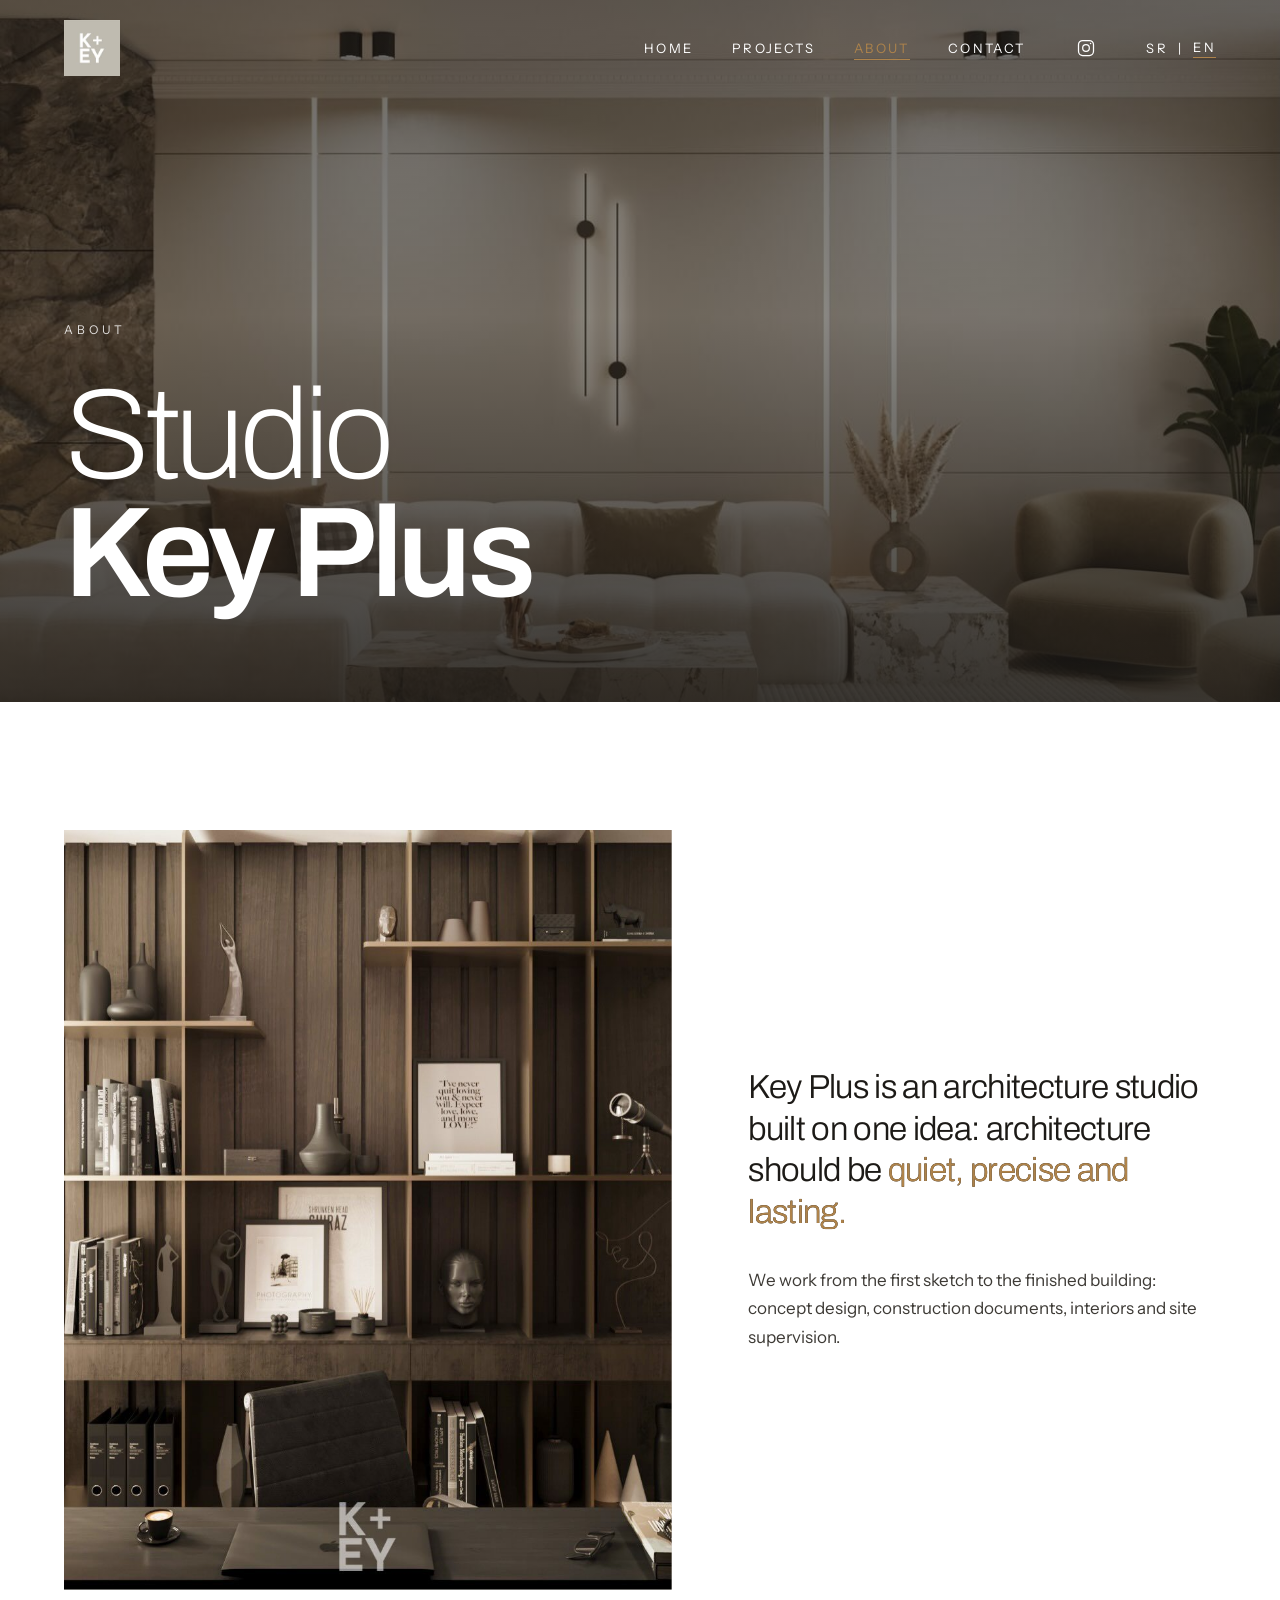
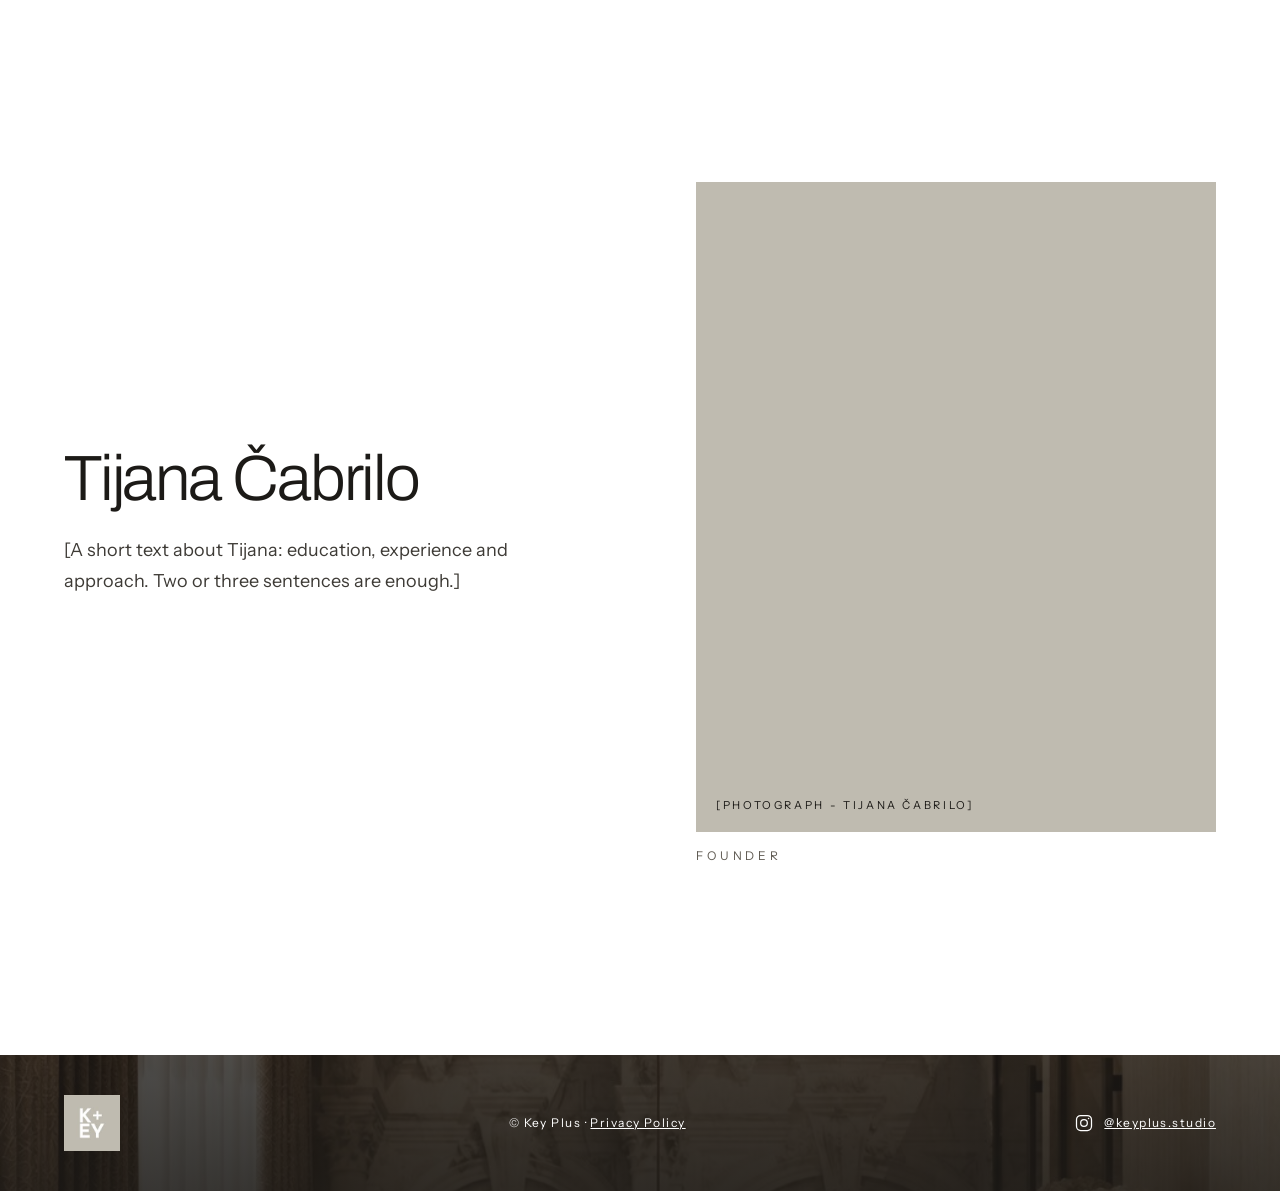
<file: en/about.html>
<!doctype html>
<html lang="en">
<head>
<meta charset="utf-8">
<meta name="viewport" content="width=device-width, initial-scale=1">
<title>About - Key Plus</title>
<meta name="description" content="Key Plus is an architecture studio built on one idea: architecture should be quiet, precise and lasting.">
<meta property="og:type" content="website">
<meta property="og:title" content="About - Key Plus">
<meta property="og:description" content="Key Plus is an architecture studio built on one idea: architecture should be quiet, precise and lasting.">
<meta property="og:image" content="../assets/img/dnevna-soba-kamen.jpg">
<meta name="theme-color" content="#ffffff">
<link rel="icon" type="image/jpeg" href="../assets/img/logo.jpg">
<link rel="alternate" hreflang="en" href="about.html">
<link rel="alternate" hreflang="sr-Latn" href="../o-nama.html">
<link rel="preconnect" href="https://fonts.googleapis.com">
<link rel="preconnect" href="https://fonts.gstatic.com" crossorigin>
<link href="https://fonts.googleapis.com/css2?family=Archivo:wght@200;300;400;600&amp;family=Instrument+Sans:wght@400;500&amp;display=swap" rel="stylesheet">
<link rel="stylesheet" href="../assets/css/motion.css">
<link rel="stylesheet" href="../assets/css/site.css">
</head>
<body>
<div class="kp v-desk" style="font-family: 'Instrument Sans', system-ui, sans-serif; color: #1c1a17; background: #ffffff; min-height: 100vh">

<header class="kp-header kp-header-over" style="--kp-hh: 96px">
<div style="display: flex; flex-wrap: wrap; align-items: center; justify-content: space-between; gap: 16px 32px; padding: 20px clamp(20px, 5vw, 72px); max-width: 1440px; margin: 0 auto; box-sizing: border-box">
<a href="index.html" class="kp-logo" style="display: inline-flex; align-items: center; text-decoration: none; color: #1c1a17">
<img loading="lazy" decoding="async" src="../assets/img/logo.jpg" alt="Key Plus - home" style="width: 56px; height: 56px; display: block">
</a>
<nav aria-label="Main navigation" style="display: flex; flex-wrap: wrap; align-items: center; gap: 4px clamp(20px, 3vw, 44px); font-size: 13px; letter-spacing: 0.18em; text-transform: uppercase">
<a href="index.html" class="kp-link" style="display: inline-flex; align-items: center; min-height: 44px; text-decoration: none">Home</a>
<a href="projects.html" class="kp-link" style="display: inline-flex; align-items: center; min-height: 44px; text-decoration: none">Projects</a>
<a href="about.html" aria-current="page" class="kp-link" style="display: inline-flex; align-items: center; min-height: 44px; text-decoration: none; color: #ae834b">About</a>
<a href="contact.html" class="kp-link" style="display: inline-flex; align-items: center; min-height: 44px; text-decoration: none">Contact</a>
<a href="https://www.instagram.com/keyplus.studio/" aria-label="Key Plus on Instagram" style="display: inline-flex; align-items: center; justify-content: center; min-width: 44px; min-height: 44px; text-decoration: none"><svg width="20" height="20" viewBox="0 0 24 24" fill="none" stroke="currentColor" stroke-width="1.5" aria-hidden="true"><rect x="3" y="3" width="18" height="18" rx="5"></rect><circle cx="12" cy="12" r="4"></circle><circle cx="17.5" cy="6.5" r="0.9" fill="currentColor" stroke="none"></circle></svg></a>
<span style="display: inline-flex; align-items: center; gap: 10px; color: #5f5a52"><a href="../o-nama.html" lang="sr-Latn" class="kp-link" style="display: inline-flex; align-items: center; min-height: 44px; text-decoration: none; color: #5f5a52">SR</a><span aria-hidden="true">|</span><span aria-current="true" style="color: #1c1a17; border-bottom: 1px solid #ae834b; padding-bottom: 2px">EN</span></span>
</nav>
</div>
<div class="kp-progress" aria-hidden="true"></div>
</header>

<main>
<section aria-label="Introduction" style="position: relative; overflow: hidden; background: #1c1a17; color: #ffffff">
<img loading="lazy" decoding="async" src="../assets/img/dnevna-soba-svetlosne-linije.jpg" alt="" style="position: absolute; inset: 0; width: 100%; height: 100%; object-fit: cover; object-position: 50% 45%; display: block">
<div aria-hidden="true" style="position: absolute; inset: 0; background: linear-gradient(180deg, rgba(28, 26, 23, 0.66) 0%, rgba(28, 26, 23, 0.52) 45%, rgba(28, 26, 23, 0.86) 100%)"></div>
<div style="position: relative; max-width: 1440px; min-height: min(78vh, 820px); margin: 0 auto; padding: clamp(120px, 14vw, 200px) clamp(20px, 5vw, 72px) clamp(56px, 7vw, 96px); box-sizing: border-box; display: flex; flex-direction: column; justify-content: flex-end">
<p style="margin: 0 0 40px; font-size: 12px; letter-spacing: 0.32em; text-transform: uppercase; color: rgba(255, 255, 255, 0.85)">About</p>
<h1 style="margin: 0; font-family: 'Archivo', sans-serif; font-weight: 200; font-size: clamp(56px, 10vw, 160px); line-height: 0.92; letter-spacing: -0.045em; color: #ffffff">Studio<br><span style="font-weight: 600">Key Plus</span></h1>
</div>
</section>

<section style="max-width: 1440px; margin: 0 auto; padding: clamp(96px, 10vw, 160px) clamp(20px, 5vw, 72px) 0; box-sizing: border-box; display: flex; flex-wrap: wrap; gap: clamp(40px, 6vw, 96px); align-items: center">
<div class="kp-unveil" style="flex: 1 1 520px"><div class="kp-light" style="aspect-ratio: 4 / 5; background: #bfbbb0"><img loading="lazy" decoding="async" class="kp-ph-in" src="../assets/img/radna-soba-police.jpg" alt="Dark wood shelving with books and sculptures in a study"></div></div>
<div style="flex: 1 1 380px; display: flex; flex-direction: column; gap: 32px">
<p style="margin: 0; font-family: 'Archivo', sans-serif; font-weight: 300; font-size: clamp(26px, 2.6vw, 38px); line-height: 1.25; letter-spacing: -0.02em"><span class="kp-filltext">Key Plus is an architecture studio built on one idea: architecture should be <span class="kp-accent" style="color: #ae834b">quiet, precise and lasting.</span></span></p>
<p class="kp-reveal" style="margin: 0; font-size: 17px; line-height: 1.7; color: #3d3a35">We work from the first sketch to the finished building: concept design, construction documents, interiors and site supervision.</p>
</div>
</section>

<section aria-labelledby="founder" style="max-width: 1440px; margin: 0 auto; padding: clamp(120px, 15vw, 240px) clamp(20px, 5vw, 72px); box-sizing: border-box">
<div style="display: flex; flex-wrap: wrap-reverse; gap: clamp(40px, 6vw, 96px); align-items: center">
<div class="kp-reveal" style="flex: 1 1 380px; display: flex; flex-direction: column; gap: 24px">
<h2 id="founder" style="margin: 0; font-family: 'Archivo', sans-serif; font-weight: 300; font-size: clamp(40px, 5vw, 80px); line-height: 1; letter-spacing: -0.035em">Tijana Čabrilo</h2>
<p style="margin: 0; max-width: 520px; font-size: 18px; line-height: 1.7; color: #3d3a35">[A short text about Tijana: education, experience and approach. Two or three sentences are enough.]</p>
</div>
<figure class="kp-wipe" style="flex: 1 1 380px; max-width: 520px; margin: 0; display: flex; flex-direction: column; gap: 16px">
<div class="kp-ph" role="img" aria-label="Placeholder for a photograph of Tijana Čabrilo" style="aspect-ratio: 4 / 5"><div class="kp-ph-in" style="background: #bfbbb0"></div><span class="kp-ph-label">[Photograph - Tijana Čabrilo]</span></div>
<figcaption style="font-size: 12px; letter-spacing: 0.32em; text-transform: uppercase; color: #5f5a52">Founder</figcaption>
</figure>
</div>
</section>
</main>

<footer class="kp-footer-img" style="background: #bc9f7c; color: #1c1a17; padding: 40px clamp(20px, 5vw, 72px)">
<div style="max-width: 1296px; margin: 0 auto; display: flex; flex-wrap: wrap; justify-content: space-between; align-items: center; gap: 16px; font-size: 12px; letter-spacing: 0.12em"><a href="index.html" class="kp-logo" style="display: block"><img loading="lazy" decoding="async" src="../assets/img/logo.jpg" alt="Key Plus - home" style="width: 56px; height: 56px; display: block"></a><span>© Key Plus · <a href="privacy.html">Privacy Policy</a></span><a href="https://www.instagram.com/keyplus.studio/" style="display: inline-flex; align-items: center; gap: 10px; min-height: 44px"><svg width="20" height="20" viewBox="0 0 24 24" fill="none" stroke="currentColor" stroke-width="1.5" aria-hidden="true"><rect x="3" y="3" width="18" height="18" rx="5"></rect><circle cx="12" cy="12" r="4"></circle><circle cx="17.5" cy="6.5" r="0.9" fill="currentColor" stroke="none"></circle></svg>@keyplus.studio</a></div>
</footer>

</div>

<div class="kp kp-touch v-tel" style="font-family: 'Instrument Sans', system-ui, sans-serif; color: #1c1a17; background: #ffffff; min-height: 100vh; overflow-x: clip">

<header class="kp-header kp-header-over" style="--kp-hh: 68px">
<div style="display: flex; align-items: center; justify-content: space-between; gap: 16px; padding: 12px 20px">
<a href="index.html" class="kp-logo" style="display: inline-flex; align-items: center; text-decoration: none"><img loading="lazy" decoding="async" src="../assets/img/logo.jpg" alt="Key Plus - home" style="width: 44px; height: 44px; display: block"></a>
<button type="button" class="kp-menu-btn" data-menu-open aria-expanded="false" aria-controls="kp-menu">Menu <span class="kp-burger" aria-hidden="true"><i></i><i></i></span></button>
</div>
<div class="kp-progress" aria-hidden="true"></div>
</header>

<main>
<section aria-label="Introduction" style="position: relative; overflow: hidden; background: #1c1a17; color: #ffffff">
<img loading="lazy" decoding="async" src="../assets/img/dnevna-soba-svetlosne-linije.jpg" alt="" style="position: absolute; inset: 0; width: 100%; height: 100%; object-fit: cover; object-position: 40% 50%; display: block">
<div aria-hidden="true" style="position: absolute; inset: 0; background: linear-gradient(180deg, rgba(28, 26, 23, 0.62) 0%, rgba(28, 26, 23, 0.52) 40%, rgba(28, 26, 23, 0.88) 100%)"></div>
<div style="position: relative; min-height: 560px; padding: 120px 20px 44px; box-sizing: border-box; display: flex; flex-direction: column; justify-content: flex-end">
<p style="margin: 0 0 24px; font-size: 11px; letter-spacing: 0.3em; text-transform: uppercase; color: rgba(255, 255, 255, 0.85)">About</p>
<h1 style="margin: 0; font-family: 'Archivo', sans-serif; font-weight: 200; font-size: 12.5vw; line-height: 0.95; letter-spacing: -0.045em; color: #ffffff">Studio<br><span style="font-weight: 600">Key Plus</span></h1>
</div>
</section>

<section style="padding: 72px 20px 0">
<div class="kp-unveil"><div class="kp-light" style="aspect-ratio: 4 / 5; background: #bfbbb0"><img loading="lazy" decoding="async" class="kp-ph-in" src="../assets/img/radna-soba-police.jpg" alt="Dark wood shelving with books and sculptures in a study"></div></div>
<div style="display: flex; flex-direction: column; gap: 24px; margin-top: 48px">
<p style="margin: 0; font-family: 'Archivo', sans-serif; font-weight: 300; font-size: 26px; line-height: 1.25; letter-spacing: -0.02em"><span class="kp-filltext">Key Plus is an architecture studio built on one idea: architecture should be <span class="kp-accent" style="color: #ae834b">quiet, precise and lasting.</span></span></p>
<p class="kp-reveal" style="margin: 0; font-size: 16px; line-height: 1.7; color: #3d3a35">We work from the first sketch to the finished building: concept design, construction documents, interiors and site supervision.</p>
</div>
</section>

<section aria-labelledby="founder-phone" style="padding: 104px 20px">
<figure class="kp-wipe" style="margin: 0; display: flex; flex-direction: column; gap: 14px">
<div class="kp-ph" role="img" aria-label="Placeholder for a photograph of Tijana Čabrilo" style="aspect-ratio: 4 / 5"><div class="kp-ph-in" style="background: #bfbbb0"></div><span class="kp-ph-label">[Photograph - Tijana Čabrilo]</span></div>
<figcaption style="font-size: 11px; letter-spacing: 0.3em; text-transform: uppercase; color: #5f5a52">Founder</figcaption>
</figure>
<h2 id="founder-phone" class="kp-reveal" style="margin: 36px 0 0; font-family: 'Archivo', sans-serif; font-weight: 300; font-size: 40px; line-height: 1; letter-spacing: -0.035em">Tijana Čabrilo</h2>
<p class="kp-reveal" style="margin: 20px 0 0; font-size: 16px; line-height: 1.7; color: #3d3a35">[A short text about Tijana: education, experience and approach. Two or three sentences are enough.]</p>
</section>
</main>

<footer class="kp-footer-img" style="background: #bc9f7c; color: #1c1a17; padding: 32px 20px; display: flex; flex-wrap: wrap; justify-content: space-between; align-items: center; gap: 12px 16px; font-size: 12px; letter-spacing: 0.12em">
<img loading="lazy" decoding="async" src="../assets/img/logo.jpg" alt="Key Plus logo" style="width: 48px; height: 48px; display: block">
<a href="privacy.html" style="display: inline-flex; align-items: center; min-height: 44px">Privacy Policy</a>
<a href="https://www.instagram.com/keyplus.studio/" style="display: inline-flex; align-items: center; gap: 8px; min-height: 44px"><svg width="20" height="20" viewBox="0 0 24 24" fill="none" stroke="currentColor" stroke-width="1.5" aria-hidden="true"><rect x="3" y="3" width="18" height="18" rx="5"></rect><circle cx="12" cy="12" r="4"></circle><circle cx="17.5" cy="6.5" r="0.9" fill="currentColor" stroke="none"></circle></svg>@keyplus.studio</a>
</footer>

<nav class="kp-menu" id="kp-menu" data-menu hidden aria-label="Main navigation">
<div style="display: flex; align-items: center; justify-content: space-between">
<img loading="lazy" decoding="async" src="../assets/img/logo.jpg" alt="Key Plus logo" style="width: 44px; height: 44px; display: block">
<button type="button" class="kp-menu-btn" data-menu-close>Close <span aria-hidden="true">×</span></button>
</div>
<div style="display: flex; flex-direction: column; margin-top: 24px">
<a href="index.html" class="kp-menu-link"><span class="kp-mask"><span class="kp-rise kp-d1">Home</span></span><small>01</small></a>
<a href="projects.html" class="kp-menu-link"><span class="kp-mask"><span class="kp-rise kp-d2">Projects</span></span><small>02</small></a>
<a href="about.html" class="kp-menu-link" aria-current="page"><span class="kp-mask"><span class="kp-rise kp-d3">About</span></span><small>03</small></a>
<a href="contact.html" class="kp-menu-link"><span class="kp-mask"><span class="kp-rise kp-d4">Contact</span></span><small>04</small></a>
</div>
<div style="margin-top: auto; display: flex; justify-content: space-between; align-items: center; font-size: 12px; letter-spacing: 0.2em; text-transform: uppercase">
<span><a href="../o-nama.html" lang="sr-Latn" style="display: inline-flex; align-items: center; min-height: 44px">SR</a> | <span aria-current="true" style="border-bottom: 1px solid #1c1a17">EN</span></span>
<a href="https://www.instagram.com/keyplus.studio/" style="display: inline-flex; align-items: center; gap: 8px; min-height: 44px; text-transform: none; letter-spacing: 0.04em"><svg width="20" height="20" viewBox="0 0 24 24" fill="none" stroke="currentColor" stroke-width="1.5" aria-hidden="true"><rect x="3" y="3" width="18" height="18" rx="5"></rect><circle cx="12" cy="12" r="4"></circle><circle cx="17.5" cy="6.5" r="0.9" fill="currentColor" stroke="none"></circle></svg>@keyplus.studio</a>
</div>
</nav>

</div>
<script src="../assets/js/site.js" defer></script>
</body>
</html>
</file>
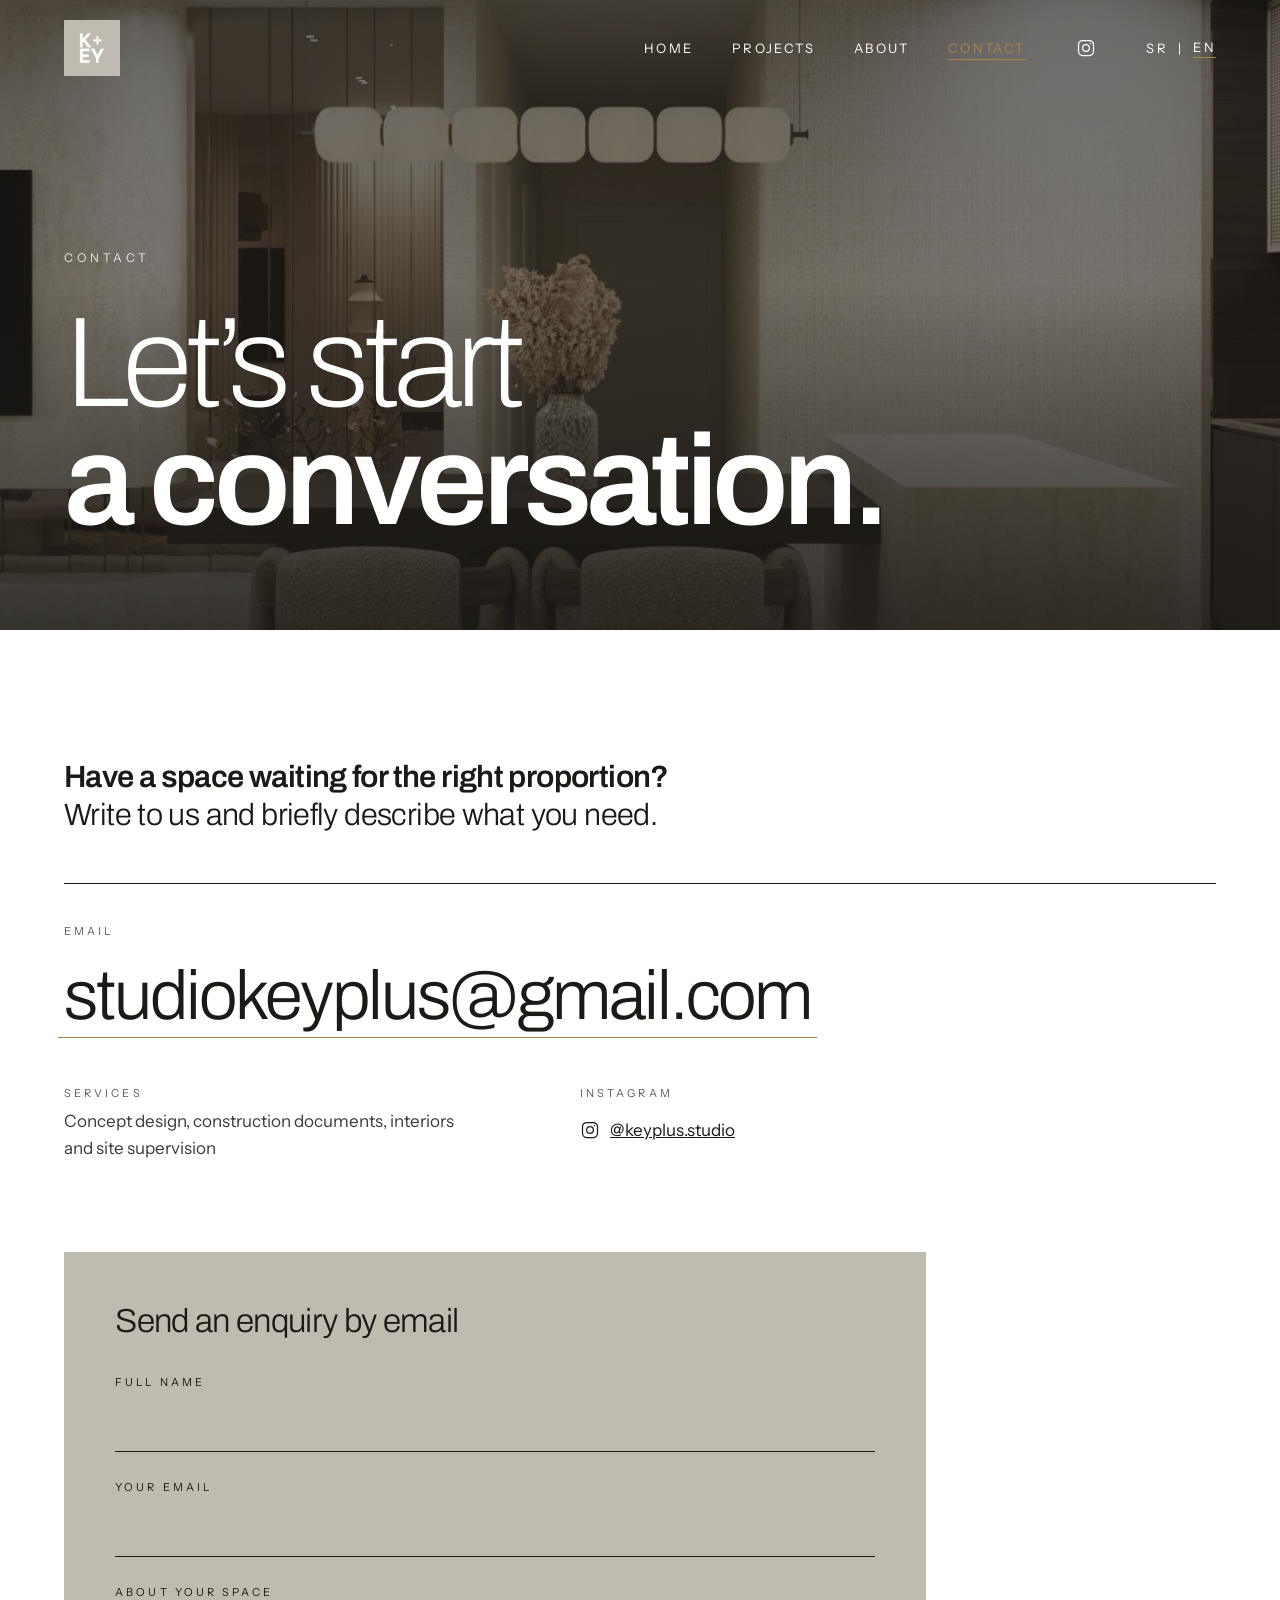
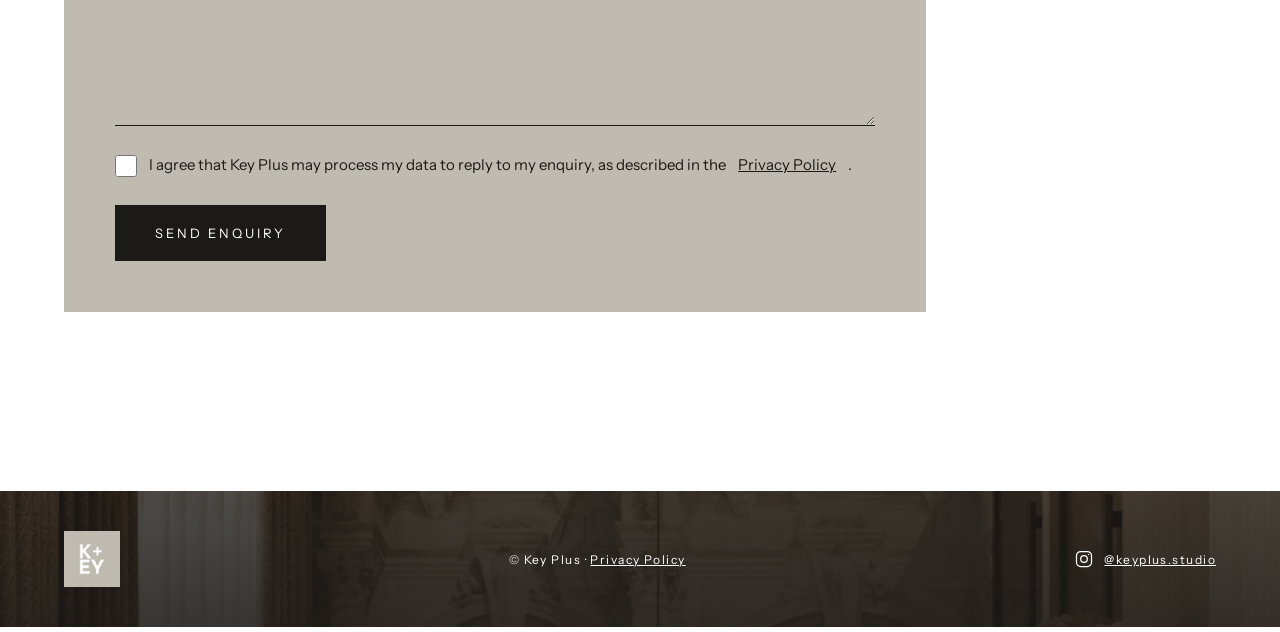
<file: en/contact.html>
<!doctype html>
<html lang="en">
<head>
<meta charset="utf-8">
<meta name="viewport" content="width=device-width, initial-scale=1">
<title>Contact - Key Plus</title>
<meta name="description" content="Write to Key Plus at studiokeyplus@gmail.com and briefly describe your space.">
<meta property="og:type" content="website">
<meta property="og:title" content="Contact - Key Plus">
<meta property="og:description" content="Write to Key Plus at studiokeyplus@gmail.com and briefly describe your space.">
<meta property="og:image" content="../assets/img/dnevna-soba-kamen.jpg">
<meta name="theme-color" content="#ffffff">
<link rel="icon" type="image/jpeg" href="../assets/img/logo.jpg">
<link rel="alternate" hreflang="en" href="contact.html">
<link rel="alternate" hreflang="sr-Latn" href="../kontakt.html">
<link rel="preconnect" href="https://fonts.googleapis.com">
<link rel="preconnect" href="https://fonts.gstatic.com" crossorigin>
<link href="https://fonts.googleapis.com/css2?family=Archivo:wght@200;300;400;600&amp;family=Instrument+Sans:wght@400;500&amp;display=swap" rel="stylesheet">
<link rel="stylesheet" href="../assets/css/motion.css">
<link rel="stylesheet" href="../assets/css/site.css">
</head>
<body>
<div class="kp v-desk" style="font-family: 'Instrument Sans', system-ui, sans-serif; color: #1c1a17; background: #ffffff; min-height: 100vh">

<header class="kp-header kp-header-over" style="--kp-hh: 96px">
<div style="display: flex; flex-wrap: wrap; align-items: center; justify-content: space-between; gap: 16px 32px; padding: 20px clamp(20px, 5vw, 72px); max-width: 1440px; margin: 0 auto; box-sizing: border-box">
<a href="index.html" class="kp-logo" style="display: inline-flex; align-items: center; text-decoration: none; color: #1c1a17">
<img loading="lazy" decoding="async" src="../assets/img/logo.jpg" alt="Key Plus - home" style="width: 56px; height: 56px; display: block">
</a>
<nav aria-label="Main navigation" style="display: flex; flex-wrap: wrap; align-items: center; gap: 4px clamp(20px, 3vw, 44px); font-size: 13px; letter-spacing: 0.18em; text-transform: uppercase">
<a href="index.html" class="kp-link" style="display: inline-flex; align-items: center; min-height: 44px; text-decoration: none">Home</a>
<a href="projects.html" class="kp-link" style="display: inline-flex; align-items: center; min-height: 44px; text-decoration: none">Projects</a>
<a href="about.html" class="kp-link" style="display: inline-flex; align-items: center; min-height: 44px; text-decoration: none">About</a>
<a href="contact.html" aria-current="page" class="kp-link" style="display: inline-flex; align-items: center; min-height: 44px; text-decoration: none; color: #ae834b">Contact</a>
<a href="https://www.instagram.com/keyplus.studio/" aria-label="Key Plus on Instagram" style="display: inline-flex; align-items: center; justify-content: center; min-width: 44px; min-height: 44px; text-decoration: none"><svg width="20" height="20" viewBox="0 0 24 24" fill="none" stroke="currentColor" stroke-width="1.5" aria-hidden="true"><rect x="3" y="3" width="18" height="18" rx="5"></rect><circle cx="12" cy="12" r="4"></circle><circle cx="17.5" cy="6.5" r="0.9" fill="currentColor" stroke="none"></circle></svg></a>
<span style="display: inline-flex; align-items: center; gap: 10px; color: #5f5a52"><a href="../kontakt.html" lang="sr-Latn" class="kp-link" style="display: inline-flex; align-items: center; min-height: 44px; text-decoration: none; color: #5f5a52">SR</a><span aria-hidden="true">|</span><span aria-current="true" style="color: #1c1a17; border-bottom: 1px solid #ae834b; padding-bottom: 2px">EN</span></span>
</nav>
</div>
<div class="kp-progress" aria-hidden="true"></div>
</header>

<main>
<section aria-label="Introduction" style="position: relative; overflow: hidden; background: #1c1a17; color: #ffffff">
<img loading="lazy" decoding="async" src="../assets/img/trpezarija-travertin.jpg" alt="" style="position: absolute; inset: 0; width: 100%; height: 100%; object-fit: cover; object-position: 50% 50%; display: block">
<div aria-hidden="true" style="position: absolute; inset: 0; background: linear-gradient(180deg, rgba(28, 26, 23, 0.66) 0%, rgba(28, 26, 23, 0.52) 45%, rgba(28, 26, 23, 0.86) 100%)"></div>
<div style="position: relative; max-width: 1440px; min-height: min(70vh, 720px); margin: 0 auto; padding: clamp(120px, 14vw, 200px) clamp(20px, 5vw, 72px) clamp(56px, 7vw, 96px); box-sizing: border-box; display: flex; flex-direction: column; justify-content: flex-end">
<p style="margin: 0 0 40px; font-size: 12px; letter-spacing: 0.32em; text-transform: uppercase; color: rgba(255, 255, 255, 0.85)">Contact</p>
<h1 style="margin: 0; font-family: 'Archivo', sans-serif; font-weight: 200; font-size: clamp(56px, 10vw, 160px); line-height: 0.92; letter-spacing: -0.045em; color: #ffffff">Let’s start<br><span style="font-weight: 600">a conversation.</span></h1>
</div>
</section>

<section aria-label="Contact" style="max-width: 1440px; margin: 0 auto; padding: clamp(96px, 10vw, 160px) clamp(20px, 5vw, 72px) clamp(120px, 14vw, 200px); box-sizing: border-box">
<div class="kp-reveal" style="display: flex; flex-direction: column; gap: 48px">
<p style="margin: 0; max-width: 680px; font-family: 'Archivo', sans-serif; font-weight: 300; font-size: clamp(24px, 2.4vw, 36px); line-height: 1.25; letter-spacing: -0.02em"><span style="font-weight: 600">Have a space waiting for the right proportion?</span><br>Write to us and briefly describe what you need.</p>
<div style="display: flex; flex-direction: column; gap: 16px; border-top: 1px solid #1c1a17; padding-top: 40px">
<span style="font-size: 11px; letter-spacing: 0.28em; text-transform: uppercase; color: #5f5a52">Email</span>
<a href="mailto:studiokeyplus@gmail.com" class="kp-ul" style="align-self: flex-start; font-family: 'Archivo', sans-serif; font-weight: 300; font-size: clamp(32px, 5.4vw, 80px); line-height: 1.1; letter-spacing: -0.03em; overflow-wrap: anywhere">studiokeyplus@gmail.com</a>
</div>
<div style="display: flex; flex-wrap: wrap; gap: 32px 96px">
<div style="display: flex; flex-direction: column; gap: 8px; max-width: 420px"><span style="font-size: 11px; letter-spacing: 0.28em; text-transform: uppercase; color: #5f5a52">Services</span><span style="font-size: 17px; line-height: 1.6; color: #3d3a35">Concept design, construction documents, interiors and site supervision</span></div>
<div style="display: flex; flex-direction: column; gap: 8px"><span style="font-size: 11px; letter-spacing: 0.28em; text-transform: uppercase; color: #5f5a52">Instagram</span><a href="https://www.instagram.com/keyplus.studio/" style="align-self: flex-start; display: inline-flex; align-items: center; gap: 10px; min-height: 44px; font-size: 17px"><svg width="20" height="20" viewBox="0 0 24 24" fill="none" stroke="currentColor" stroke-width="1.5" aria-hidden="true"><rect x="3" y="3" width="18" height="18" rx="5"></rect><circle cx="12" cy="12" r="4"></circle><circle cx="17.5" cy="6.5" r="0.9" fill="currentColor" stroke="none"></circle></svg>@keyplus.studio</a></div>
</div>
</div>
<form class="kp-reveal" style="display: flex; flex-direction: column; gap: 28px; max-width: 760px; margin-top: clamp(64px, 7vw, 112px); background: #bfbbb0; padding: clamp(32px, 4vw, 56px)" data-kp-form data-mailto="studiokeyplus@gmail.com" data-endpoint="" data-sent="Thank you, we’ll be in touch">
<h2 style="margin: 0 0 8px; font-family: 'Archivo', sans-serif; font-weight: 300; font-size: clamp(28px, 2.6vw, 40px); letter-spacing: -0.02em">Send an enquiry by email</h2>
<label style="display: flex; flex-direction: column; gap: 10px; font-size: 11px; letter-spacing: 0.28em; text-transform: uppercase">Full name<input type="text" name="name" autocomplete="name" required class="kp-field" style="min-height: 52px; border: 0; border-bottom: 1px solid #1c1a17; background: transparent; font-size: 18px; letter-spacing: 0; text-transform: none; color: #1c1a17; padding: 0 2px"></label>
<label style="display: flex; flex-direction: column; gap: 10px; font-size: 11px; letter-spacing: 0.28em; text-transform: uppercase">Your email<input type="email" name="email" autocomplete="email" required class="kp-field" style="min-height: 52px; border: 0; border-bottom: 1px solid #1c1a17; background: transparent; font-size: 18px; letter-spacing: 0; text-transform: none; color: #1c1a17; padding: 0 2px"></label>
<label style="display: flex; flex-direction: column; gap: 10px; font-size: 11px; letter-spacing: 0.28em; text-transform: uppercase">About your space<textarea name="message" rows="5" required class="kp-field" style="border: 0; border-bottom: 1px solid #1c1a17; background: transparent; font-size: 18px; letter-spacing: 0; text-transform: none; color: #1c1a17; padding: 8px 2px; resize: vertical"></textarea></label>
<label style="display: flex; align-items: flex-start; gap: 12px; font-size: 15px; line-height: 1.5; color: #1c1a17; cursor: pointer"><input type="checkbox" name="consent" required style="width: 22px; height: 22px; margin: 1px 0 0; flex: 0 0 auto; accent-color: #1c1a17">I agree that Key Plus may process my data to reply to my enquiry, as described in the <a href="privacy.html" style="text-decoration: underline">Privacy Policy</a>.</label>
<button type="submit" class="kp-btn" style="align-self: flex-start; min-height: 56px; padding: 0 40px; border: 0; background: #1c1a17; color: #ffffff; font: inherit; font-size: 13px; letter-spacing: 0.22em; text-transform: uppercase; cursor: pointer">Send enquiry</button>
</form>
</section>
</main>

<footer class="kp-footer-img" style="background: #bc9f7c; color: #1c1a17; padding: 40px clamp(20px, 5vw, 72px)">
<div style="max-width: 1296px; margin: 0 auto; display: flex; flex-wrap: wrap; justify-content: space-between; align-items: center; gap: 16px; font-size: 12px; letter-spacing: 0.12em"><a href="index.html" class="kp-logo" style="display: block"><img loading="lazy" decoding="async" src="../assets/img/logo.jpg" alt="Key Plus - home" style="width: 56px; height: 56px; display: block"></a><span>© Key Plus · <a href="privacy.html">Privacy Policy</a></span><a href="https://www.instagram.com/keyplus.studio/" style="display: inline-flex; align-items: center; gap: 10px; min-height: 44px"><svg width="20" height="20" viewBox="0 0 24 24" fill="none" stroke="currentColor" stroke-width="1.5" aria-hidden="true"><rect x="3" y="3" width="18" height="18" rx="5"></rect><circle cx="12" cy="12" r="4"></circle><circle cx="17.5" cy="6.5" r="0.9" fill="currentColor" stroke="none"></circle></svg>@keyplus.studio</a></div>
</footer>

</div>

<div class="kp kp-touch v-tel" style="font-family: 'Instrument Sans', system-ui, sans-serif; color: #1c1a17; background: #ffffff; min-height: 100vh; overflow-x: clip">

<header class="kp-header kp-header-over" style="--kp-hh: 68px">
<div style="display: flex; align-items: center; justify-content: space-between; gap: 16px; padding: 12px 20px">
<a href="index.html" class="kp-logo" style="display: inline-flex; align-items: center; text-decoration: none"><img loading="lazy" decoding="async" src="../assets/img/logo.jpg" alt="Key Plus - home" style="width: 44px; height: 44px; display: block"></a>
<button type="button" class="kp-menu-btn" data-menu-open aria-expanded="false" aria-controls="kp-menu">Menu <span class="kp-burger" aria-hidden="true"><i></i><i></i></span></button>
</div>
<div class="kp-progress" aria-hidden="true"></div>
</header>

<main>
<section aria-label="Introduction" style="position: relative; overflow: hidden; background: #1c1a17; color: #ffffff">
<img loading="lazy" decoding="async" src="../assets/img/trpezarija-travertin.jpg" alt="" style="position: absolute; inset: 0; width: 100%; height: 100%; object-fit: cover; object-position: 50% 50%; display: block">
<div aria-hidden="true" style="position: absolute; inset: 0; background: linear-gradient(180deg, rgba(28, 26, 23, 0.62) 0%, rgba(28, 26, 23, 0.52) 40%, rgba(28, 26, 23, 0.88) 100%)"></div>
<div style="position: relative; min-height: 520px; padding: 120px 20px 44px; box-sizing: border-box; display: flex; flex-direction: column; justify-content: flex-end">
<p style="margin: 0 0 24px; font-size: 11px; letter-spacing: 0.3em; text-transform: uppercase; color: rgba(255, 255, 255, 0.85)">Contact</p>
<h1 style="margin: 0; font-family: 'Archivo', sans-serif; font-weight: 200; font-size: 12vw; line-height: 0.95; letter-spacing: -0.045em; color: #ffffff">Let’s start<br><span style="font-weight: 600">a conversation.</span></h1>
</div>
</section>

<section aria-label="Contact" style="padding: 64px 20px 96px">
<p class="kp-reveal" style="margin: 0; font-family: 'Archivo', sans-serif; font-weight: 300; font-size: 24px; line-height: 1.3; letter-spacing: -0.02em; text-wrap: pretty"><span style="font-weight: 600">Have a space waiting for the right proportion?</span><br>Write to us and briefly describe what you need.</p>
<div class="kp-reveal" style="display: flex; flex-direction: column; gap: 12px; margin-top: 36px; border-top: 1px solid #1c1a17; padding-top: 28px">
<span style="font-size: 11px; letter-spacing: 0.28em; text-transform: uppercase; color: #5f5a52">Email</span>
<a href="mailto:studiokeyplus@gmail.com" class="kp-ul" style="align-self: flex-start; font-family: 'Archivo', sans-serif; font-weight: 300; font-size: 26px; line-height: 1.2; letter-spacing: -0.02em; overflow-wrap: anywhere">studiokeyplus@gmail.com</a>
</div>
<div class="kp-reveal" style="display: flex; flex-direction: column; gap: 24px; margin-top: 40px">
<div style="display: flex; flex-direction: column; gap: 6px"><span style="font-size: 11px; letter-spacing: 0.28em; text-transform: uppercase; color: #5f5a52">Services</span><span style="font-size: 16px; line-height: 1.6; color: #3d3a35">Concept design, construction documents, interiors and site supervision</span></div>
<div style="display: flex; flex-direction: column; gap: 6px"><span style="font-size: 11px; letter-spacing: 0.28em; text-transform: uppercase; color: #5f5a52">Instagram</span><a href="https://www.instagram.com/keyplus.studio/" style="align-self: flex-start; display: inline-flex; align-items: center; gap: 10px; min-height: 44px; font-size: 16px"><svg width="20" height="20" viewBox="0 0 24 24" fill="none" stroke="currentColor" stroke-width="1.5" aria-hidden="true"><rect x="3" y="3" width="18" height="18" rx="5"></rect><circle cx="12" cy="12" r="4"></circle><circle cx="17.5" cy="6.5" r="0.9" fill="currentColor" stroke="none"></circle></svg>@keyplus.studio</a></div>
</div>
<form class="kp-reveal" style="display: flex; flex-direction: column; gap: 24px; margin-top: 56px; background: #bfbbb0; padding: 28px 20px" data-kp-form data-mailto="studiokeyplus@gmail.com" data-endpoint="" data-sent="Thank you, we’ll be in touch">
<h2 style="margin: 0; font-family: 'Archivo', sans-serif; font-weight: 300; font-size: 26px; letter-spacing: -0.02em">Send an enquiry by email</h2>
<label style="display: flex; flex-direction: column; gap: 8px; font-size: 11px; letter-spacing: 0.28em; text-transform: uppercase">Full name<input type="text" name="name" autocomplete="name" required class="kp-field" style="min-height: 52px; border: 0; border-bottom: 1px solid #1c1a17; background: transparent; font-size: 17px; letter-spacing: 0; text-transform: none; color: #1c1a17; padding: 0 2px"></label>
<label style="display: flex; flex-direction: column; gap: 8px; font-size: 11px; letter-spacing: 0.28em; text-transform: uppercase">Your email<input type="email" name="email" autocomplete="email" required class="kp-field" style="min-height: 52px; border: 0; border-bottom: 1px solid #1c1a17; background: transparent; font-size: 17px; letter-spacing: 0; text-transform: none; color: #1c1a17; padding: 0 2px"></label>
<label style="display: flex; flex-direction: column; gap: 8px; font-size: 11px; letter-spacing: 0.28em; text-transform: uppercase">About your space<textarea name="message" rows="4" required class="kp-field" style="border: 0; border-bottom: 1px solid #1c1a17; background: transparent; font-size: 17px; letter-spacing: 0; text-transform: none; color: #1c1a17; padding: 8px 2px; resize: vertical"></textarea></label>
<label style="display: flex; align-items: flex-start; gap: 12px; font-size: 14px; line-height: 1.5; color: #1c1a17; cursor: pointer"><input type="checkbox" name="consent" required style="width: 22px; height: 22px; margin: 1px 0 0; flex: 0 0 auto; accent-color: #1c1a17">I agree that Key Plus may process my data to reply to my enquiry, as described in the <a href="privacy.html" style="text-decoration: underline">Privacy Policy</a>.</label>
<button type="submit" class="kp-btn" style="min-height: 56px; padding: 0 28px; border: 0; background: #1c1a17; color: #ffffff; font: inherit; font-size: 13px; letter-spacing: 0.22em; text-transform: uppercase; cursor: pointer">Send enquiry</button>
</form>
</section>
</main>

<footer class="kp-footer-img" style="background: #bc9f7c; color: #1c1a17; padding: 32px 20px; display: flex; flex-wrap: wrap; justify-content: space-between; align-items: center; gap: 12px 16px; font-size: 12px; letter-spacing: 0.12em">
<img loading="lazy" decoding="async" src="../assets/img/logo.jpg" alt="Key Plus logo" style="width: 48px; height: 48px; display: block">
<a href="privacy.html" style="display: inline-flex; align-items: center; min-height: 44px">Privacy Policy</a>
<a href="https://www.instagram.com/keyplus.studio/" style="display: inline-flex; align-items: center; gap: 8px; min-height: 44px"><svg width="20" height="20" viewBox="0 0 24 24" fill="none" stroke="currentColor" stroke-width="1.5" aria-hidden="true"><rect x="3" y="3" width="18" height="18" rx="5"></rect><circle cx="12" cy="12" r="4"></circle><circle cx="17.5" cy="6.5" r="0.9" fill="currentColor" stroke="none"></circle></svg>@keyplus.studio</a>
</footer>

<nav class="kp-menu" id="kp-menu" data-menu hidden aria-label="Main navigation">
<div style="display: flex; align-items: center; justify-content: space-between">
<img loading="lazy" decoding="async" src="../assets/img/logo.jpg" alt="Key Plus logo" style="width: 44px; height: 44px; display: block">
<button type="button" class="kp-menu-btn" data-menu-close>Close <span aria-hidden="true">×</span></button>
</div>
<div style="display: flex; flex-direction: column; margin-top: 24px">
<a href="index.html" class="kp-menu-link"><span class="kp-mask"><span class="kp-rise kp-d1">Home</span></span><small>01</small></a>
<a href="projects.html" class="kp-menu-link"><span class="kp-mask"><span class="kp-rise kp-d2">Projects</span></span><small>02</small></a>
<a href="about.html" class="kp-menu-link"><span class="kp-mask"><span class="kp-rise kp-d3">About</span></span><small>03</small></a>
<a href="contact.html" class="kp-menu-link" aria-current="page"><span class="kp-mask"><span class="kp-rise kp-d4">Contact</span></span><small>04</small></a>
</div>
<div style="margin-top: auto; display: flex; justify-content: space-between; align-items: center; font-size: 12px; letter-spacing: 0.2em; text-transform: uppercase">
<span><a href="../kontakt.html" lang="sr-Latn" style="display: inline-flex; align-items: center; min-height: 44px">SR</a> | <span aria-current="true" style="border-bottom: 1px solid #1c1a17">EN</span></span>
<a href="https://www.instagram.com/keyplus.studio/" style="display: inline-flex; align-items: center; gap: 8px; min-height: 44px; text-transform: none; letter-spacing: 0.04em"><svg width="20" height="20" viewBox="0 0 24 24" fill="none" stroke="currentColor" stroke-width="1.5" aria-hidden="true"><rect x="3" y="3" width="18" height="18" rx="5"></rect><circle cx="12" cy="12" r="4"></circle><circle cx="17.5" cy="6.5" r="0.9" fill="currentColor" stroke="none"></circle></svg>@keyplus.studio</a>
</div>
</nav>

</div>
<script src="../assets/js/site.js" defer></script>
</body>
</html>
</file>
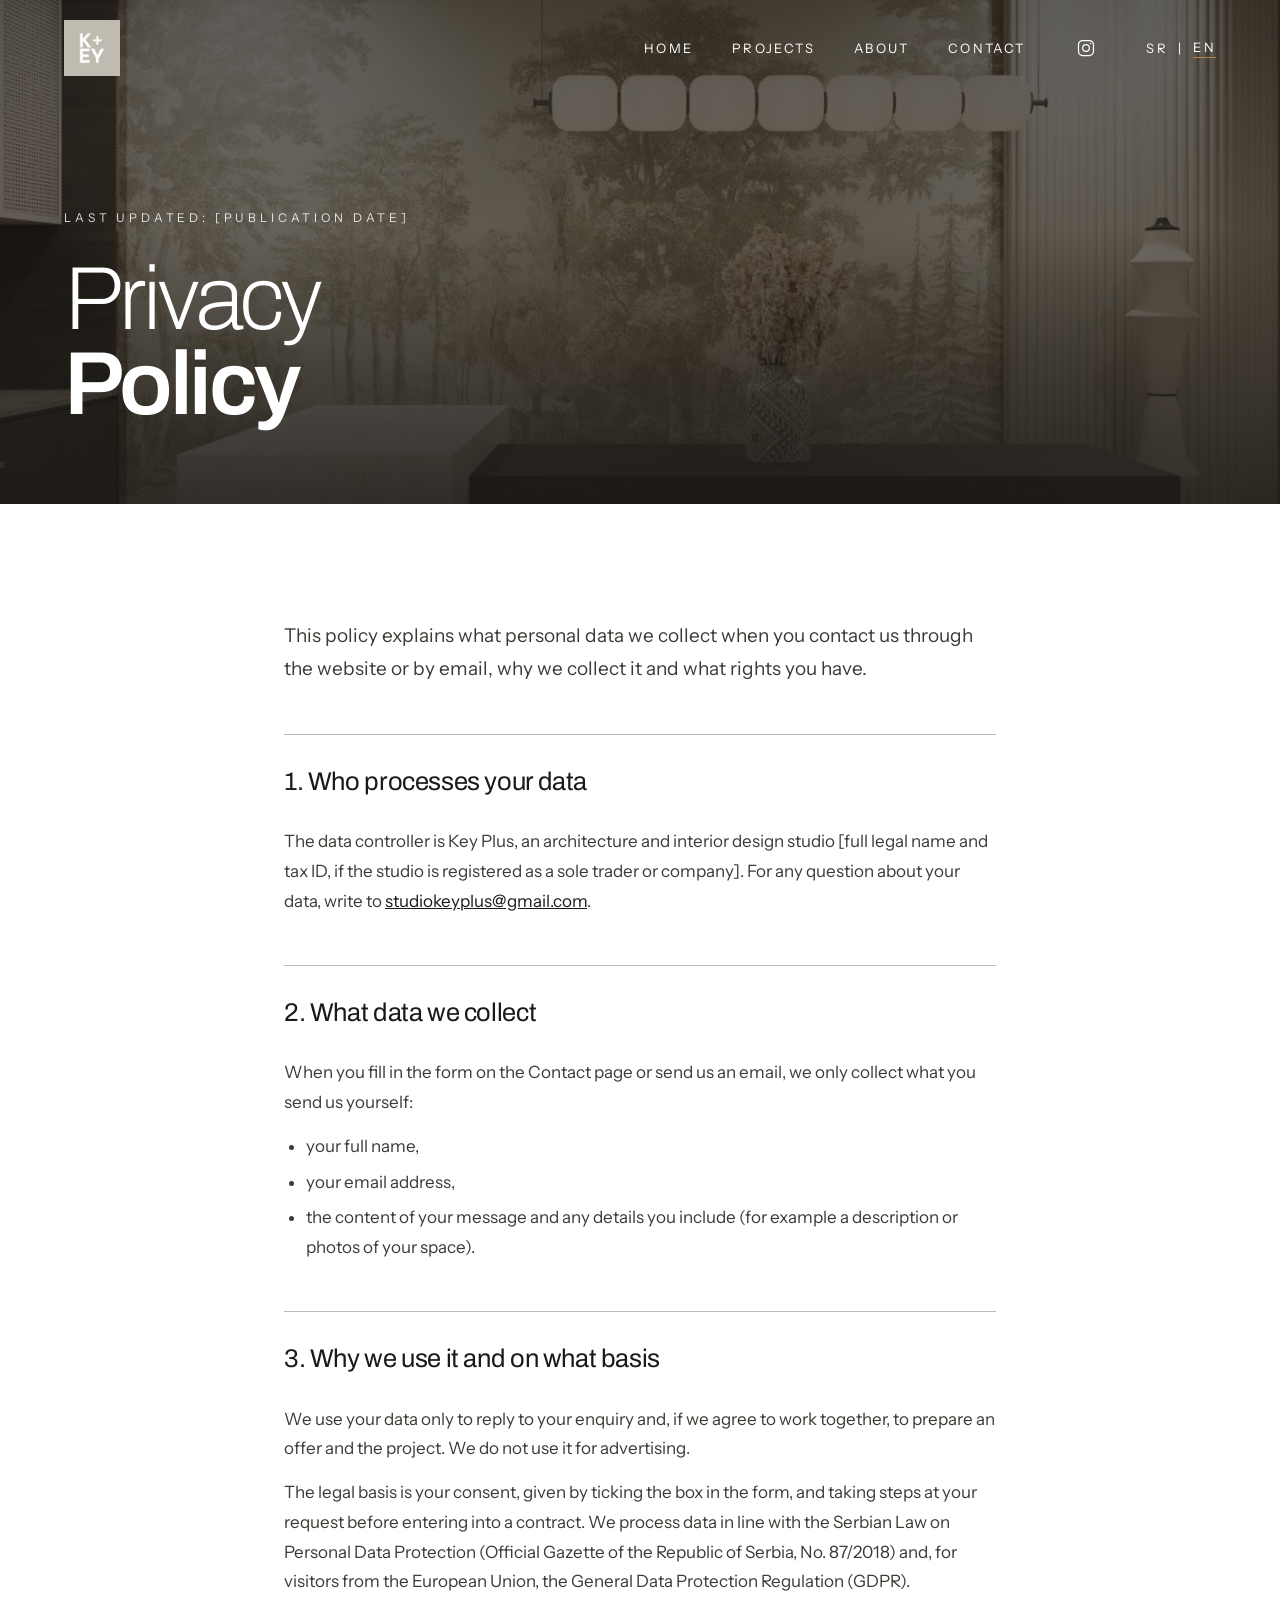
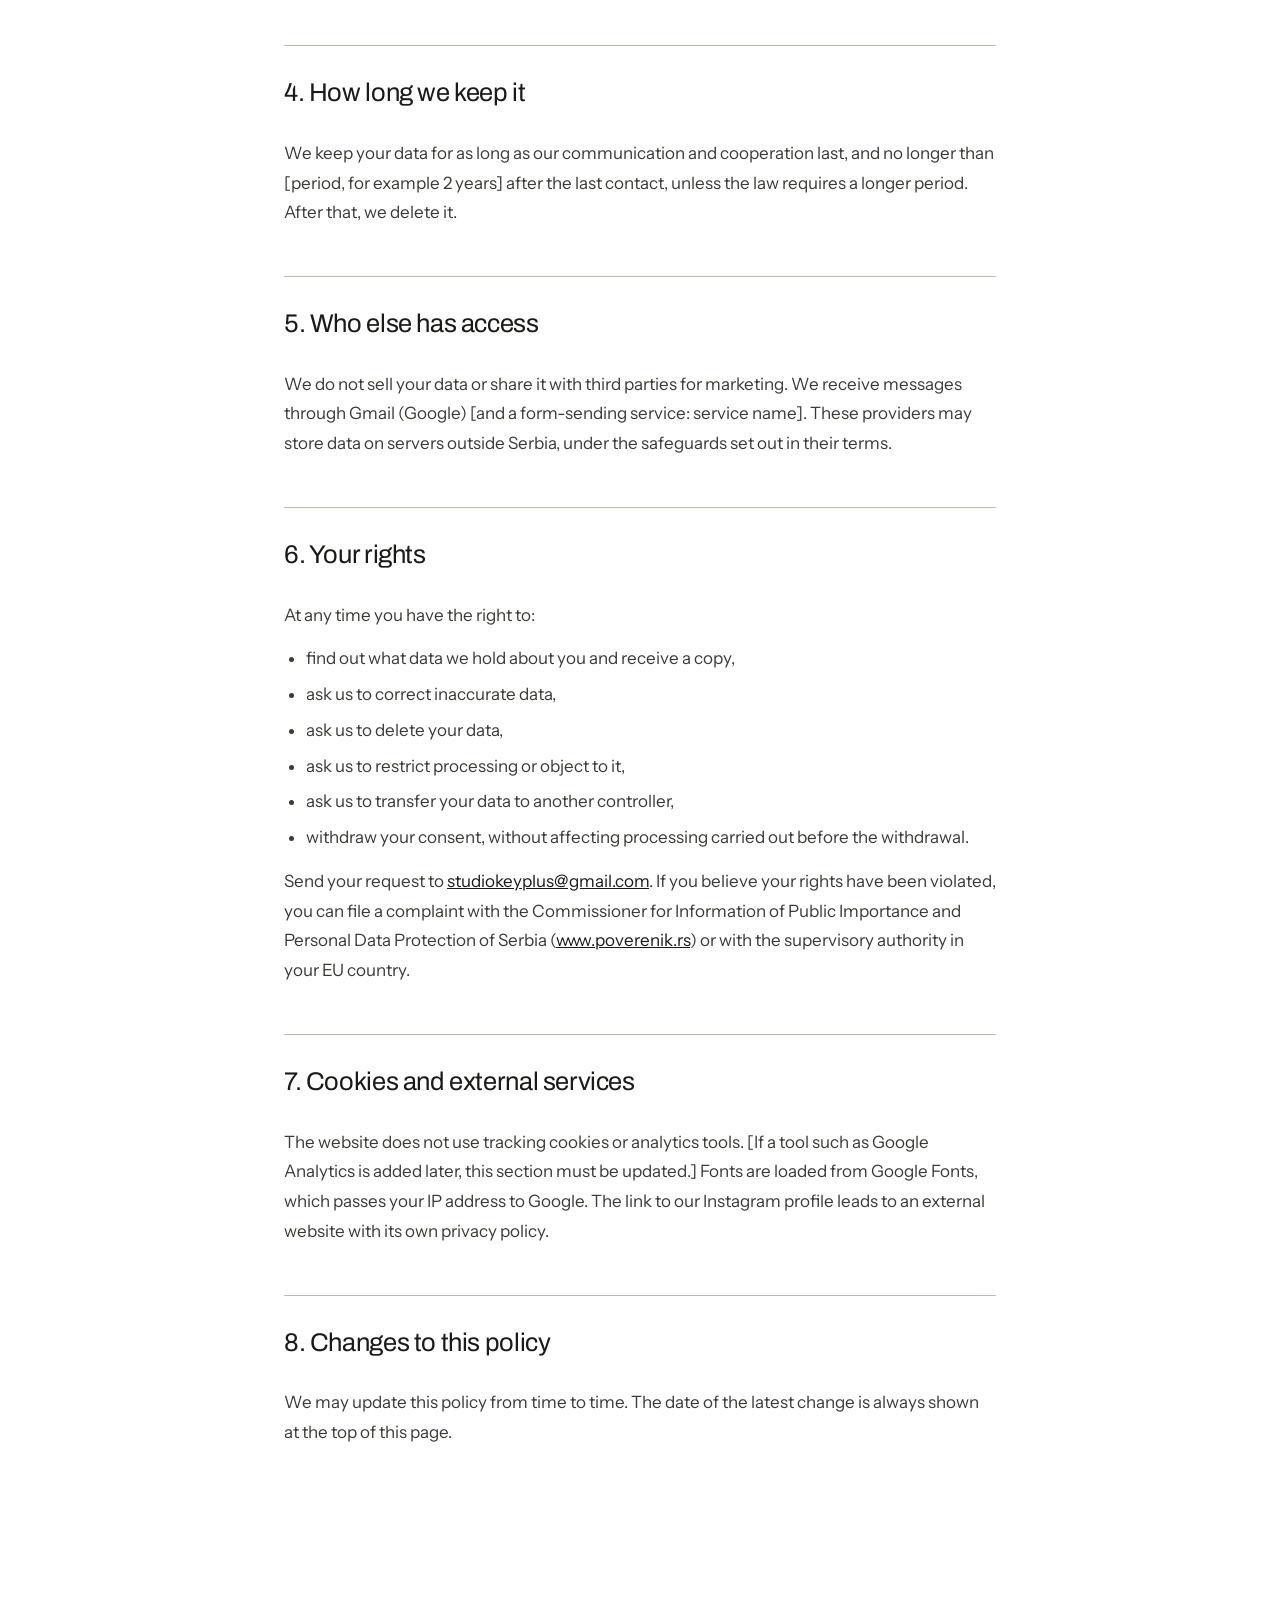
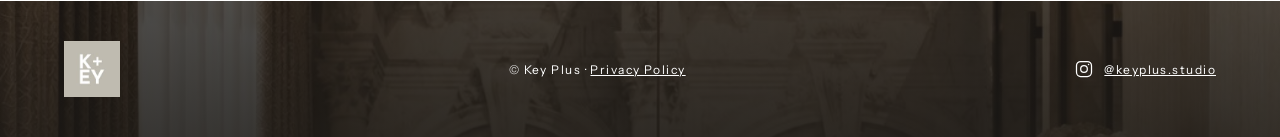
<file: en/privacy.html>
<!doctype html>
<html lang="en">
<head>
<meta charset="utf-8">
<meta name="viewport" content="width=device-width, initial-scale=1">
<title>Privacy Policy - Key Plus</title>
<meta name="description" content="How Key Plus processes the data sent through the contact form.">
<meta property="og:type" content="website">
<meta property="og:title" content="Privacy Policy - Key Plus">
<meta property="og:description" content="How Key Plus processes the data sent through the contact form.">
<meta property="og:image" content="../assets/img/dnevna-soba-kamen.jpg">
<meta name="theme-color" content="#ffffff">
<link rel="icon" type="image/jpeg" href="../assets/img/logo.jpg">
<link rel="alternate" hreflang="en" href="privacy.html">
<link rel="alternate" hreflang="sr-Latn" href="../politika-privatnosti.html">
<link rel="preconnect" href="https://fonts.googleapis.com">
<link rel="preconnect" href="https://fonts.gstatic.com" crossorigin>
<link href="https://fonts.googleapis.com/css2?family=Archivo:wght@200;300;400;600&amp;family=Instrument+Sans:wght@400;500&amp;display=swap" rel="stylesheet">
<link rel="stylesheet" href="../assets/css/motion.css">
<link rel="stylesheet" href="../assets/css/site.css">
</head>
<body>
<div class="kp v-desk" style="font-family: 'Instrument Sans', system-ui, sans-serif; color: #1c1a17; background: #ffffff; min-height: 100vh">

<header class="kp-header kp-header-over" style="--kp-hh: 96px">
<div style="display: flex; flex-wrap: wrap; align-items: center; justify-content: space-between; gap: 16px 32px; padding: 20px clamp(20px, 5vw, 72px); max-width: 1440px; margin: 0 auto; box-sizing: border-box">
<a href="index.html" class="kp-logo" style="display: inline-flex; align-items: center; text-decoration: none; color: #1c1a17">
<img loading="lazy" decoding="async" src="../assets/img/logo.jpg" alt="Key Plus - home" style="width: 56px; height: 56px; display: block">
</a>
<nav aria-label="Main navigation" style="display: flex; flex-wrap: wrap; align-items: center; gap: 4px clamp(20px, 3vw, 44px); font-size: 13px; letter-spacing: 0.18em; text-transform: uppercase">
<a href="index.html" class="kp-link" style="display: inline-flex; align-items: center; min-height: 44px; text-decoration: none">Home</a>
<a href="projects.html" class="kp-link" style="display: inline-flex; align-items: center; min-height: 44px; text-decoration: none">Projects</a>
<a href="about.html" class="kp-link" style="display: inline-flex; align-items: center; min-height: 44px; text-decoration: none">About</a>
<a href="contact.html" class="kp-link" style="display: inline-flex; align-items: center; min-height: 44px; text-decoration: none">Contact</a>
<a href="https://www.instagram.com/keyplus.studio/" aria-label="Key Plus on Instagram" style="display: inline-flex; align-items: center; justify-content: center; min-width: 44px; min-height: 44px; text-decoration: none"><svg width="20" height="20" viewBox="0 0 24 24" fill="none" stroke="currentColor" stroke-width="1.5" aria-hidden="true"><rect x="3" y="3" width="18" height="18" rx="5"></rect><circle cx="12" cy="12" r="4"></circle><circle cx="17.5" cy="6.5" r="0.9" fill="currentColor" stroke="none"></circle></svg></a>
<span style="display: inline-flex; align-items: center; gap: 10px; color: #5f5a52"><a href="../politika-privatnosti.html" lang="sr-Latn" class="kp-link" style="display: inline-flex; align-items: center; min-height: 44px; text-decoration: none; color: #5f5a52">SR</a><span aria-hidden="true">|</span><span aria-current="true" style="color: #1c1a17; border-bottom: 1px solid #ae834b; padding-bottom: 2px">EN</span></span>
</nav>
</div>
<div class="kp-progress" aria-hidden="true"></div>
</header>

<main>
<section aria-label="Introduction" style="position: relative; overflow: hidden; background: #1c1a17; color: #ffffff">
<img loading="lazy" decoding="async" src="../assets/img/trpezarija-tapet.jpg" alt="" style="position: absolute; inset: 0; width: 100%; height: 100%; object-fit: cover; object-position: 50% 45%; display: block">
<div aria-hidden="true" style="position: absolute; inset: 0; background: linear-gradient(180deg, rgba(28, 26, 23, 0.7) 0%, rgba(28, 26, 23, 0.6) 45%, rgba(28, 26, 23, 0.88) 100%)"></div>
<div style="position: relative; max-width: 1440px; min-height: min(56vh, 560px); margin: 0 auto; padding: clamp(120px, 12vw, 180px) clamp(20px, 5vw, 72px) clamp(48px, 6vw, 80px); box-sizing: border-box; display: flex; flex-direction: column; justify-content: flex-end">
<p style="margin: 0 0 32px; font-size: 12px; letter-spacing: 0.32em; text-transform: uppercase; color: rgba(255, 255, 255, 0.85)">Last updated: [publication date]</p>
<h1 style="margin: 0; font-family: 'Archivo', sans-serif; font-weight: 200; font-size: clamp(48px, 7vw, 112px); line-height: 0.95; letter-spacing: -0.04em; color: #ffffff">Privacy<br><span style="font-weight: 600">Policy</span></h1>
</div>
</section>

<div class="kp-legal" style="max-width: 840px; margin: 0 auto; padding: clamp(80px, 9vw, 140px) clamp(20px, 5vw, 72px) clamp(120px, 12vw, 180px); box-sizing: border-box; display: flex; flex-direction: column; gap: 48px">
<p style="font-size: 19px">This policy explains what personal data we collect when you contact us through the website or by email, why we collect it and what rights you have.</p>

<section>
<h2>1. Who processes your data</h2>
<p>The data controller is Key Plus, an architecture and interior design studio [full legal name and tax ID, if the studio is registered as a sole trader or company]. For any question about your data, write to <a href="mailto:studiokeyplus@gmail.com">studiokeyplus@gmail.com</a>.</p>
</section>

<section>
<h2>2. What data we collect</h2>
<p>When you fill in the form on the Contact page or send us an email, we only collect what you send us yourself:</p>
<ul>
<li>your full name,</li>
<li>your email address,</li>
<li>the content of your message and any details you include (for example a description or photos of your space).</li>
</ul>
</section>

<section>
<h2>3. Why we use it and on what basis</h2>
<p>We use your data only to reply to your enquiry and, if we agree to work together, to prepare an offer and the project. We do not use it for advertising.</p>
<p>The legal basis is your consent, given by ticking the box in the form, and taking steps at your request before entering into a contract. We process data in line with the Serbian Law on Personal Data Protection (Official Gazette of the Republic of Serbia, No. 87/2018) and, for visitors from the European Union, the General Data Protection Regulation (GDPR).</p>
</section>

<section>
<h2>4. How long we keep it</h2>
<p>We keep your data for as long as our communication and cooperation last, and no longer than [period, for example 2 years] after the last contact, unless the law requires a longer period. After that, we delete it.</p>
</section>

<section>
<h2>5. Who else has access</h2>
<p>We do not sell your data or share it with third parties for marketing. We receive messages through Gmail (Google) [and a form-sending service: service name]. These providers may store data on servers outside Serbia, under the safeguards set out in their terms.</p>
</section>

<section>
<h2>6. Your rights</h2>
<p>At any time you have the right to:</p>
<ul>
<li>find out what data we hold about you and receive a copy,</li>
<li>ask us to correct inaccurate data,</li>
<li>ask us to delete your data,</li>
<li>ask us to restrict processing or object to it,</li>
<li>ask us to transfer your data to another controller,</li>
<li>withdraw your consent, without affecting processing carried out before the withdrawal.</li>
</ul>
<p>Send your request to <a href="mailto:studiokeyplus@gmail.com">studiokeyplus@gmail.com</a>. If you believe your rights have been violated, you can file a complaint with the Commissioner for Information of Public Importance and Personal Data Protection of Serbia (<a href="https://www.poverenik.rs">www.poverenik.rs</a>) or with the supervisory authority in your EU country.</p>
</section>

<section>
<h2>7. Cookies and external services</h2>
<p>The website does not use tracking cookies or analytics tools. [If a tool such as Google Analytics is added later, this section must be updated.] Fonts are loaded from Google Fonts, which passes your IP address to Google. The link to our Instagram profile leads to an external website with its own privacy policy.</p>
</section>

<section>
<h2>8. Changes to this policy</h2>
<p>We may update this policy from time to time. The date of the latest change is always shown at the top of this page.</p>
</section>
</div>
</main>

<footer class="kp-footer-img" style="background: #bc9f7c; color: #1c1a17; padding: 40px clamp(20px, 5vw, 72px)">
<div style="max-width: 1296px; margin: 0 auto; display: flex; flex-wrap: wrap; justify-content: space-between; align-items: center; gap: 16px; font-size: 12px; letter-spacing: 0.12em"><a href="index.html" class="kp-logo" style="display: block"><img loading="lazy" decoding="async" src="../assets/img/logo.jpg" alt="Key Plus - home" style="width: 56px; height: 56px; display: block"></a><span>© Key Plus · <a href="privacy.html" aria-current="page">Privacy Policy</a></span><a href="https://www.instagram.com/keyplus.studio/" style="display: inline-flex; align-items: center; gap: 10px; min-height: 44px"><svg width="20" height="20" viewBox="0 0 24 24" fill="none" stroke="currentColor" stroke-width="1.5" aria-hidden="true"><rect x="3" y="3" width="18" height="18" rx="5"></rect><circle cx="12" cy="12" r="4"></circle><circle cx="17.5" cy="6.5" r="0.9" fill="currentColor" stroke="none"></circle></svg>@keyplus.studio</a></div>
</footer>

</div>

<div class="kp kp-touch v-tel" style="font-family: 'Instrument Sans', system-ui, sans-serif; color: #1c1a17; background: #ffffff; min-height: 100vh; overflow-x: clip">

<header class="kp-header kp-header-over" style="--kp-hh: 68px">
<div style="display: flex; align-items: center; justify-content: space-between; gap: 16px; padding: 12px 20px">
<a href="index.html" class="kp-logo" style="display: inline-flex; align-items: center; text-decoration: none"><img loading="lazy" decoding="async" src="../assets/img/logo.jpg" alt="Key Plus - home" style="width: 44px; height: 44px; display: block"></a>
<button type="button" class="kp-menu-btn" data-menu-open aria-expanded="false" aria-controls="kp-menu">Menu <span class="kp-burger" aria-hidden="true"><i></i><i></i></span></button>
</div>
<div class="kp-progress" aria-hidden="true"></div>
</header>

<main>
<section aria-label="Introduction" style="position: relative; overflow: hidden; background: #1c1a17; color: #ffffff">
<img loading="lazy" decoding="async" src="../assets/img/trpezarija-tapet.jpg" alt="" style="position: absolute; inset: 0; width: 100%; height: 100%; object-fit: cover; object-position: 50% 45%; display: block">
<div aria-hidden="true" style="position: absolute; inset: 0; background: linear-gradient(180deg, rgba(28, 26, 23, 0.7) 0%, rgba(28, 26, 23, 0.6) 45%, rgba(28, 26, 23, 0.88) 100%)"></div>
<div style="position: relative; min-height: 420px; padding: 110px 20px 40px; box-sizing: border-box; display: flex; flex-direction: column; justify-content: flex-end">
<p style="margin: 0 0 20px; font-size: 11px; letter-spacing: 0.28em; text-transform: uppercase; color: rgba(255, 255, 255, 0.85)">Last updated: [publication date]</p>
<h1 style="margin: 0; font-family: 'Archivo', sans-serif; font-weight: 200; font-size: 13vw; line-height: 0.95; letter-spacing: -0.04em; color: #ffffff">Privacy<br><span style="font-weight: 600">Policy</span></h1>
</div>
</section>

<div class="kp-legal" style="padding: 56px 20px 96px; display: flex; flex-direction: column; gap: 36px">
<p style="font-size: 17px">This policy explains what personal data we collect when you contact us through the website or by email, why we collect it and what rights you have.</p>

<section>
<h2>1. Who processes your data</h2>
<p>The data controller is Key Plus, an architecture and interior design studio [full legal name and tax ID, if the studio is registered as a sole trader or company]. For any question about your data, write to <a href="mailto:studiokeyplus@gmail.com">studiokeyplus@gmail.com</a>.</p>
</section>

<section>
<h2>2. What data we collect</h2>
<p>When you fill in the form on the Contact page or send us an email, we only collect what you send us yourself:</p>
<ul>
<li>your full name,</li>
<li>your email address,</li>
<li>the content of your message and any details you include (for example a description or photos of your space).</li>
</ul>
</section>

<section>
<h2>3. Why we use it and on what basis</h2>
<p>We use your data only to reply to your enquiry and, if we agree to work together, to prepare an offer and the project. We do not use it for advertising.</p>
<p>The legal basis is your consent, given by ticking the box in the form, and taking steps at your request before entering into a contract. We process data in line with the Serbian Law on Personal Data Protection (Official Gazette of the Republic of Serbia, No. 87/2018) and, for visitors from the European Union, the General Data Protection Regulation (GDPR).</p>
</section>

<section>
<h2>4. How long we keep it</h2>
<p>We keep your data for as long as our communication and cooperation last, and no longer than [period, for example 2 years] after the last contact, unless the law requires a longer period. After that, we delete it.</p>
</section>

<section>
<h2>5. Who else has access</h2>
<p>We do not sell your data or share it with third parties for marketing. We receive messages through Gmail (Google) [and a form-sending service: service name]. These providers may store data on servers outside Serbia, under the safeguards set out in their terms.</p>
</section>

<section>
<h2>6. Your rights</h2>
<p>At any time you have the right to:</p>
<ul>
<li>find out what data we hold about you and receive a copy,</li>
<li>ask us to correct inaccurate data,</li>
<li>ask us to delete your data,</li>
<li>ask us to restrict processing or object to it,</li>
<li>ask us to transfer your data to another controller,</li>
<li>withdraw your consent, without affecting processing carried out before the withdrawal.</li>
</ul>
<p>Send your request to <a href="mailto:studiokeyplus@gmail.com">studiokeyplus@gmail.com</a>. If you believe your rights have been violated, you can file a complaint with the Commissioner for Information of Public Importance and Personal Data Protection of Serbia (<a href="https://www.poverenik.rs">www.poverenik.rs</a>) or with the supervisory authority in your EU country.</p>
</section>

<section>
<h2>7. Cookies and external services</h2>
<p>The website does not use tracking cookies or analytics tools. [If a tool such as Google Analytics is added later, this section must be updated.] Fonts are loaded from Google Fonts, which passes your IP address to Google. The link to our Instagram profile leads to an external website with its own privacy policy.</p>
</section>

<section>
<h2>8. Changes to this policy</h2>
<p>We may update this policy from time to time. The date of the latest change is always shown at the top of this page.</p>
</section>
</div>
</main>

<footer class="kp-footer-img" style="background: #bc9f7c; color: #1c1a17; padding: 32px 20px; display: flex; flex-wrap: wrap; justify-content: space-between; align-items: center; gap: 16px; font-size: 12px; letter-spacing: 0.12em">
<img loading="lazy" decoding="async" src="../assets/img/logo.jpg" alt="Key Plus logo" style="width: 48px; height: 48px; display: block">
<a href="https://www.instagram.com/keyplus.studio/" style="display: inline-flex; align-items: center; gap: 8px; min-height: 44px"><svg width="20" height="20" viewBox="0 0 24 24" fill="none" stroke="currentColor" stroke-width="1.5" aria-hidden="true"><rect x="3" y="3" width="18" height="18" rx="5"></rect><circle cx="12" cy="12" r="4"></circle><circle cx="17.5" cy="6.5" r="0.9" fill="currentColor" stroke="none"></circle></svg>@keyplus.studio</a>
</footer>

<nav class="kp-menu" id="kp-menu" data-menu hidden aria-label="Main navigation">
<div style="display: flex; align-items: center; justify-content: space-between">
<img loading="lazy" decoding="async" src="../assets/img/logo.jpg" alt="Key Plus logo" style="width: 44px; height: 44px; display: block">
<button type="button" class="kp-menu-btn" data-menu-close>Close <span aria-hidden="true">×</span></button>
</div>
<div style="display: flex; flex-direction: column; margin-top: 24px">
<a href="index.html" class="kp-menu-link"><span class="kp-mask"><span class="kp-rise kp-d1">Home</span></span><small>01</small></a>
<a href="projects.html" class="kp-menu-link"><span class="kp-mask"><span class="kp-rise kp-d2">Projects</span></span><small>02</small></a>
<a href="about.html" class="kp-menu-link"><span class="kp-mask"><span class="kp-rise kp-d3">About</span></span><small>03</small></a>
<a href="contact.html" class="kp-menu-link"><span class="kp-mask"><span class="kp-rise kp-d4">Contact</span></span><small>04</small></a>
</div>
<div style="margin-top: auto; display: flex; justify-content: space-between; align-items: center; font-size: 12px; letter-spacing: 0.2em; text-transform: uppercase">
<span><a href="../politika-privatnosti.html" lang="sr-Latn" style="display: inline-flex; align-items: center; min-height: 44px">SR</a> | <span aria-current="true" style="border-bottom: 1px solid #1c1a17">EN</span></span>
<a href="https://www.instagram.com/keyplus.studio/" style="display: inline-flex; align-items: center; gap: 8px; min-height: 44px; text-transform: none; letter-spacing: 0.04em"><svg width="20" height="20" viewBox="0 0 24 24" fill="none" stroke="currentColor" stroke-width="1.5" aria-hidden="true"><rect x="3" y="3" width="18" height="18" rx="5"></rect><circle cx="12" cy="12" r="4"></circle><circle cx="17.5" cy="6.5" r="0.9" fill="currentColor" stroke="none"></circle></svg>@keyplus.studio</a>
</div>
</nav>

</div>
<script src="../assets/js/site.js" defer></script>
</body>
</html>
</file>
<file: assets/css/motion.css>
/* Key Plus - motion layer */
.kp{--ease:cubic-bezier(.2,.75,.1,1)}

/* ---------- sticky header + scroll progress ---------- */
.kp-header{position:sticky;top:0;z-index:30;background:rgba(255,255,255,.86);-webkit-backdrop-filter:blur(14px);backdrop-filter:blur(14px)}
.kp-progress{position:absolute;left:0;right:0;bottom:0;height:2px;background:#ae834b;transform-origin:0 50%;transform:scaleX(0);pointer-events:none}
.kp-link{position:relative}
.kp-link::after{content:"";position:absolute;left:0;right:0;bottom:10px;height:1px;background:currentColor;transform:scaleX(0);transform-origin:100% 50%;transition:transform .55s var(--ease)}
.kp-link:hover::after,.kp-link[aria-current="page"]::after{transform:scaleX(1);transform-origin:0 50%}

/* ---------- hero: load-in + cursor parallax ---------- */
.kp-hero{position:relative;overflow:hidden;--mx:0;--my:0}
.kp-hero > *{position:relative;z-index:1}
.kp-par{display:block;transition:transform 1.4s var(--ease);will-change:transform}
.kp-par-1{transform:translate3d(calc(var(--mx) * -22px),calc(var(--my) * -12px),0)}
.kp-par-2{transform:translate3d(calc(var(--mx) * 34px),calc(var(--my) * 16px),0)}
.kp-mask{display:block;overflow:hidden;padding-bottom:.14em;margin-bottom:-.14em}
.kp-rise{display:block;animation:kp-rise 1.4s var(--ease) both}
.kp-d1{animation-delay:.1s}.kp-d2{animation-delay:.28s}.kp-d3{animation-delay:.55s}.kp-d4{animation-delay:.8s}.kp-d5{animation-delay:1s}
.kp-fade{animation:kp-fade 1.2s var(--ease) both}
.kp-plus{display:inline}

.kp-bigplus{position:absolute !important;z-index:0 !important;top:clamp(40px,6vw,96px);right:clamp(-120px,-4vw,-24px);width:clamp(220px,34vw,540px);aspect-ratio:1/1;pointer-events:none;transform:translate3d(calc(var(--mx) * -60px),calc(var(--my) * -40px),0);transition:transform 1.8s var(--ease);animation:kp-op 2.4s .6s var(--ease) both}
@keyframes kp-op{from{opacity:0}to{opacity:1}}
.kp-bigplus svg{width:100%;height:100%;display:block;animation:kp-turn 60s linear infinite}

/* ---------- light that follows the cursor ---------- */
.kp-light{position:relative;overflow:hidden}
/* hero background slideshow: three images crossfade */
.kp-slide{position:absolute;inset:0;width:100%;height:100%;object-fit:cover;display:block;opacity:0;animation:kp-xfade 18s linear infinite both}
.kp-slide-1{opacity:1;animation-delay:-1.2s}
.kp-slide-2{animation-delay:4.8s}
.kp-slide-3{animation-delay:10.8s}
@keyframes kp-xfade{0%{opacity:0}7%{opacity:1}33%{opacity:1}40%{opacity:0}100%{opacity:0}}
.kp-unveil{animation:kp-unveil 1.8s .7s var(--ease) both}

/* ---------- gallery cards ---------- */
.kp-work{display:flex;flex-direction:column;gap:18px;text-decoration:none;color:#1c1a17;transition:opacity .7s var(--ease)}
.kp-work:focus-visible{outline:2px solid #ae834b;outline-offset:8px}
.kp-ph{position:relative;overflow:hidden;transform:perspective(1400px) rotateX(var(--ry,0deg)) rotateY(var(--rx,0deg));transition:transform .9s var(--ease)}
.kp-ph-in{position:absolute;inset:0;width:100%;height:100%;object-fit:cover;transition:transform 1.6s var(--ease)}
.kp-work:hover .kp-ph-in,.kp-fig:hover .kp-ph-in{transform:scale(1.07)}
.kp-ph-label{position:absolute;left:20px;bottom:20px;z-index:1;font-size:11px;letter-spacing:.24em;text-transform:uppercase}
.kp-ph-cta{position:absolute;right:16px;bottom:16px;z-index:2;display:inline-flex;align-items:center;gap:10px;min-height:44px;padding:0 18px;background:#ffffff;color:#1c1a17;font-size:11px;letter-spacing:.22em;text-transform:uppercase;transform:translateY(calc(100% + 24px));transition:transform .75s var(--ease)}
.kp-work:hover .kp-ph-cta,.kp-work:focus-visible .kp-ph-cta{transform:none}
.kp-num{display:inline-block;transition:transform .7s var(--ease)}
.kp-work:hover .kp-num{transform:translateX(10px)}
.kp-meta-r{transition:letter-spacing .7s var(--ease)}
.kp-work:hover .kp-meta-r{letter-spacing:.06em}

/* filter re-entry (Projects): class flips a/b so it replays */
.kp-in-a{animation:kp-pop-a 1s var(--ease) both}
.kp-in-b{animation:kp-pop-b 1s var(--ease) both}
.kp-chip{transition:background-color .45s var(--ease),color .45s var(--ease),border-color .45s var(--ease),transform .45s var(--ease)}
.kp-chip:hover{transform:translateY(-2px);border-color:#1c1a17 !important}
.kp-chip:focus-visible{outline:2px solid #ae834b;outline-offset:3px}

/* card as a button (opens the lightbox) */
.kp-cardbtn{appearance:none;-webkit-appearance:none;border:0;background:none;padding:0;margin:0;font:inherit;color:inherit;text-align:left;cursor:zoom-in;width:100%;display:block}
.kp-cardbtn:focus-visible{outline:2px solid #ae834b;outline-offset:8px}
.kp-cardbtn:focus-visible .kp-ph-cta{transform:none}

/* ---------- lightbox ---------- */
.kp-lb{position:fixed;inset:0;z-index:100;background:rgba(28,26,23,.95);color:#ffffff;display:flex;flex-direction:column;animation:kp-op .45s var(--ease) both}
.kp-lb-bar{display:flex;align-items:center;justify-content:space-between;gap:16px;padding:16px clamp(16px,3vw,40px);font-size:12px;letter-spacing:.24em;text-transform:uppercase}
.kp-lb-stage{flex:1 1 auto;min-height:0;display:flex;align-items:center;justify-content:center;padding:0 clamp(16px,3vw,40px)}
.kp-lb-img{max-width:100%;max-height:100%;object-fit:contain;display:block;box-shadow:0 40px 120px rgba(0,0,0,.45)}
.kp-zoom-a{animation:kp-zoom-a .8s var(--ease) both}
.kp-zoom-b{animation:kp-zoom-b .8s var(--ease) both}
.kp-lb-btn{min-width:52px;min-height:52px;padding:0 18px;border:1px solid rgba(255,255,255,.4);border-radius:999px;background:transparent;color:#ffffff;font:inherit;font-size:13px;letter-spacing:.2em;text-transform:uppercase;cursor:pointer;display:inline-flex;align-items:center;justify-content:center;gap:10px;transition:background-color .4s var(--ease),color .4s var(--ease),border-color .4s var(--ease)}
.kp-lb-btn:hover{background:#ffffff;color:#1c1a17;border-color:#ffffff}
.kp-lb-btn:focus-visible{outline:2px solid #ae834b;outline-offset:3px}
.kp-lb-cap{font-family:'Archivo',sans-serif;font-weight:300;font-size:clamp(20px,2.2vw,32px);letter-spacing:-.02em;text-transform:none}
@keyframes kp-zoom-a{from{opacity:0;transform:scale(.96) translateY(14px)}to{opacity:1;transform:none}}
@keyframes kp-zoom-b{from{opacity:0;transform:scale(.96) translateY(14px)}to{opacity:1;transform:none}}

/* ---------- phone: menu overlay + horizontal chips ---------- */
.kp-menu{position:fixed;inset:0;z-index:90;background:#bfbbb0;color:#1c1a17;display:flex;flex-direction:column;gap:32px;padding:16px 20px 32px;box-sizing:border-box;overflow-y:auto;animation:kp-menu-in .7s var(--ease) both}
@keyframes kp-menu-in{from{clip-path:inset(0 0 100% 0)}to{clip-path:inset(0 0 0 0)}}
.kp-menu-link{display:flex;align-items:baseline;justify-content:space-between;gap:16px;padding:12px 0;border-bottom:1px solid rgba(28,26,23,.25);font-family:'Archivo',sans-serif;font-weight:200;font-size:48px;line-height:1.05;letter-spacing:-.04em;text-decoration:none;color:#1c1a17}
.kp-menu-link small{font-family:'Instrument Sans',sans-serif;font-size:12px;letter-spacing:.2em;color:#1c1a17}
.kp-menu-btn{min-height:44px;padding:0 18px;border:1px solid #1c1a17;border-radius:999px;background:transparent;color:#1c1a17;font:inherit;font-size:12px;letter-spacing:.22em;text-transform:uppercase;cursor:pointer;display:inline-flex;align-items:center;gap:10px}
.kp-menu-btn:focus-visible{outline:2px solid #ae834b;outline-offset:3px}
.kp-burger{display:inline-flex;flex-direction:column;gap:5px}
.kp-burger i{display:block;width:18px;height:1px;background:currentColor}
.kp-hscroll{display:flex;gap:10px;overflow-x:auto;scrollbar-width:none;-webkit-overflow-scrolling:touch;padding-bottom:4px}
.kp-hscroll::-webkit-scrollbar{display:none}
.kp-hscroll > *{flex:0 0 auto}

/* ---------- marquee ---------- */
.kp-marquee{overflow:hidden;border-top:1px solid #bfbbb0;border-bottom:1px solid #bfbbb0;padding:clamp(24px,3vw,44px) 0}
.kp-track{display:flex;width:max-content;animation:kp-marq 42s linear infinite}
.kp-marquee:hover .kp-track{animation-play-state:paused}
.kp-set{display:flex;align-items:center}
.kp-word{font-family:'Archivo',sans-serif;font-weight:200;font-size:clamp(56px,9vw,150px);letter-spacing:-.04em;line-height:1;white-space:nowrap;padding:0 .28em;color:transparent;-webkit-text-stroke:1px #1c1a17;transition:color .5s var(--ease)}
.kp-word:hover{color:#1c1a17}
.kp-sep{font-family:'Archivo',sans-serif;font-weight:200;font-size:clamp(40px,6vw,96px);color:#ae834b;line-height:1;display:inline-block;animation:kp-turn 12s linear infinite}

/* ---------- process steps / principles ---------- */
.kp-step{position:relative}
.kp-step::before{content:"";position:absolute;left:0;top:-1px;height:2px;width:100%;background:#ae834b;transform:scaleX(0);transform-origin:0 50%;transition:transform .9s var(--ease)}
.kp-step:hover::before{transform:scaleX(1)}
.kp-bignum{display:inline-block;transition:transform .9s var(--ease)}
.kp-step:hover .kp-bignum{transform:translateY(-10px) rotate(-4deg)}
.kp-row .kp-big{display:inline-block;transition:transform 1s var(--ease),color .6s var(--ease)}
.kp-row:hover .kp-big{transform:translateX(clamp(12px,2.4vw,40px));color:#ae834b}
.kp-row p{transition:opacity .6s var(--ease)}
.kp-rows:hover .kp-row:not(:hover) p{opacity:.35}

/* ---------- links, buttons, fields ---------- */
.kp-ul{text-decoration:none;background-image:linear-gradient(#ae834b,#ae834b);background-repeat:no-repeat;background-position:0 100%;background-size:100% 1px;padding:4px 6px;margin:0 -6px;transition:background-size .6s var(--ease)}
.kp-ul:hover{background-size:100% 100%;color:#1c1a17}
.kp-ul-light{color:#ffffff}
.kp-ul-light:hover{color:#1c1a17}
.kp-arrow{display:inline-block;transition:transform .6s var(--ease)}
a:hover .kp-arrow{transform:translateX(8px)}
.kp-btn{position:relative;overflow:hidden;z-index:0;transition:color .5s var(--ease)}
.kp-btn::before{content:"";position:absolute;inset:0;z-index:-1;background:#ae834b;transform:translateY(101%);transition:transform .6s var(--ease)}
.kp-btn:hover{color:#1c1a17 !important}
.kp-btn:hover::before{transform:none}
.kp-btn:focus-visible{outline:2px solid #1c1a17;outline-offset:3px}
.kp-field{background-image:linear-gradient(#1c1a17,#1c1a17) !important;background-repeat:no-repeat !important;background-position:0 100% !important;background-size:0 2px !important;transition:background-size .7s var(--ease)}
.kp-field:focus{outline:none;background-size:100% 2px !important}
.kp-fig figcaption strong{display:inline-block;transition:transform .7s var(--ease)}
.kp-fig:hover figcaption strong{transform:translateX(8px)}

/* ---------- scroll-driven (where the browser supports it) ---------- */
@supports (animation-timeline: view()){
  .kp-progress{animation:kp-grow linear both;animation-timeline:scroll(root)}
  .kp-wipe{animation:kp-wipe linear both;animation-timeline:view();animation-range:entry 0% cover 32%}
  .kp-reveal{animation:kp-fade linear both;animation-timeline:view();animation-range:entry 5% entry 80%}
  .kp-rise-s{display:block;animation:kp-rise linear both;animation-timeline:view();animation-range:entry 10% cover 38%}
  .kp-drift{animation:kp-drift linear both;animation-timeline:view();animation-range:cover 0% cover 100%}
  .kp-filltext{
    background-image:linear-gradient(#1c1a17,#1c1a17),linear-gradient(var(--kp-dim,#d6d3cc),var(--kp-dim,#d6d3cc));
    background-repeat:no-repeat;background-size:100% 100%,100% 100%;
    -webkit-background-clip:text;background-clip:text;-webkit-text-fill-color:transparent;
    animation:kp-fill linear both;animation-timeline:view();animation-range:cover 12% cover 52%}
  .kp-filltext .kp-accent{-webkit-text-fill-color:#ae834b}
}

/* ---------- header over the hero: transparent at the top, white once scrolled ---------- */
.kp-header-over{margin-bottom:calc(var(--kp-hh, 96px) * -1)}
@supports (animation-timeline: scroll()){
  .kp-header-over,
  .kp-still .kp-header-over,
  .kp .kp-header-over{background:transparent;-webkit-backdrop-filter:none;backdrop-filter:none;color:#ffffff;animation:kp-hdr linear both !important;animation-timeline:scroll(root) !important;animation-range:0px 160px !important}
  .kp-header-over nav a:not([aria-current="page"]),
  .kp-header-over nav span{color:inherit !important}
  .kp-header-over .kp-menu-btn{color:inherit !important;border-color:currentColor !important}
}
@keyframes kp-hdr{
  from{background-color:rgba(255,255,255,0);color:#ffffff;box-shadow:0 1px 0 rgba(28,26,23,0)}
  to{background-color:rgba(255,255,255,.94);color:#1c1a17;box-shadow:0 1px 0 rgba(28,26,23,.08)}
}

/* ---------- footer with a background photograph ---------- */
.kp-footer-img{position:relative;isolation:isolate;overflow:hidden;color:#ffffff !important;background:#1c1a17 url("../img/kupatilo-lavaboi.jpg") center 45% / cover no-repeat !important}
.kp-footer-img::before{content:"";position:absolute;inset:0;z-index:-1;background:linear-gradient(180deg,rgba(28,26,23,.78),rgba(28,26,23,.88))}
.kp-footer-img a{color:#ffffff}
.kp-footer-img a:hover{color:#ae834b}
.kp-footer-img [style*="border-top"]{border-color:rgba(255,255,255,.28) !important}

/* ---------- phone: the desktop hover effects, played by scroll and by touch ----------
   As a card passes the middle of the screen it tilts, the photo zooms in,
   the "Pogledaj" label slides up and the number steps right, like a mouse hover on desktop. */
.kp-touch .kp-ph-cta{right:12px;bottom:12px;min-height:40px;padding:0 14px;font-size:10px}
.kp-touch .kp-num{margin-right:16px !important}
.kp-touch .kp-ph-in{transform-origin:50% 100%}
.kp-touch .kp-work:active .kp-ph-in{transform:scale(1.07)}
.kp-touch .kp-work:active .kp-ph-cta{transform:none}
.kp-touch .kp-work:active .kp-num{transform:translateX(10px)}
@supports (animation-timeline: view()){
  .kp-touch .kp-work{view-timeline-name:--kp-card}
  .kp-touch .kp-work .kp-ph{animation:kp-t-tilt linear both;animation-timeline:--kp-card;animation-range:cover 0% cover 100%}
  .kp-touch .kp-work .kp-ph-in{animation:kp-t-zoom linear both;animation-timeline:--kp-card;animation-range:cover 0% cover 100%}
  .kp-touch .kp-work .kp-ph-cta{animation:kp-t-cta linear both;animation-timeline:--kp-card;animation-range:cover 0% cover 100%}
  .kp-touch .kp-work .kp-num{animation:kp-t-num linear both;animation-timeline:--kp-card;animation-range:cover 0% cover 100%}
  .kp-touch .kp-work .kp-meta-r{animation:kp-t-meta linear both;animation-timeline:--kp-card;animation-range:cover 0% cover 100%}
}
@keyframes kp-t-tilt{0%{transform:perspective(1400px) rotateX(6deg)}50%{transform:perspective(1400px) rotateX(0deg)}100%{transform:perspective(1400px) rotateX(-6deg)}}
@keyframes kp-t-zoom{0%,22%{transform:scale(1)}42%,62%{transform:scale(1.07)}82%,100%{transform:scale(1)}}
@keyframes kp-t-cta{0%,30%{transform:translateY(calc(100% + 24px))}42%,62%{transform:none}74%,100%{transform:translateY(calc(100% + 24px))}}
@keyframes kp-t-num{0%,30%{transform:none}42%,62%{transform:translateX(10px)}74%,100%{transform:none}}
@keyframes kp-t-meta{0%,30%{letter-spacing:0}42%,62%{letter-spacing:.06em}74%,100%{letter-spacing:0}}

/* ---------- hero buttons: rounded outline, underlined text link ---------- */
.kp-hb{display:inline-flex;align-items:center;justify-content:center;min-height:44px;padding:0 24px;box-sizing:border-box;border:1px solid transparent;border-radius:999px;background:transparent;color:#ffffff !important;font-size:12px;letter-spacing:.22em;text-transform:uppercase;text-decoration:none;transition:border-color .45s var(--ease),color .45s var(--ease)}
.kp-hb-line{border-color:#ffffff}
.kp-hb:hover,.kp-hb:focus-visible{color:#ae834b !important;border-color:#ae834b}
.kp-hb:focus-visible{outline:2px solid #ae834b;outline-offset:4px}
.kp-hu{display:inline-flex;align-items:center;min-height:44px;color:#ffffff !important;font-size:12px;letter-spacing:.22em;text-transform:uppercase;text-decoration:underline;text-decoration-thickness:1px;text-underline-offset:8px;text-decoration-color:#ffffff;transition:text-decoration-color .45s var(--ease),color .45s var(--ease)}
.kp-hu:hover,.kp-hu:focus-visible{color:#ae834b !important;text-decoration-color:#ae834b}
.kp-hu:focus-visible{outline:2px solid #ae834b;outline-offset:4px}

/* ---------- keyframes ---------- */
@keyframes kp-rise{from{transform:translateY(108%)}to{transform:none}}
@keyframes kp-fade{from{opacity:0;transform:translateY(22px)}to{opacity:1;transform:none}}
@keyframes kp-spin{from{transform:rotate(-270deg) scale(.1);opacity:0}to{transform:none;opacity:1}}
@keyframes kp-turn{to{transform:rotate(360deg)}}
@keyframes kp-unveil{from{clip-path:inset(0 0 100% 0)}to{clip-path:inset(0 0 0 0)}}
@keyframes kp-wipe{from{clip-path:inset(22% 0 0 0);transform:translateY(80px)}to{clip-path:inset(0 0 0 0);transform:none}}
@keyframes kp-drift{from{transform:translateY(-6%)}to{transform:translateY(6%)}}
@keyframes kp-fill{from{background-size:0% 100%,100% 100%}to{background-size:100% 100%,100% 100%}}
@keyframes kp-grow{from{transform:scaleX(0)}to{transform:scaleX(1)}}
@keyframes kp-marq{to{transform:translateX(-50%)}}
@keyframes kp-pop-a{from{opacity:0;transform:translateY(48px) scale(.97)}to{opacity:1;transform:none}}
@keyframes kp-pop-b{from{opacity:0;transform:translateY(48px) scale(.97)}to{opacity:1;transform:none}}

/* ---------- motion off (tweak) + reduced motion ---------- */
.kp-still *,.kp-still *::before,.kp-still *::after{animation:none !important;transition:none !important}
.kp-still .kp-par,.kp-still .kp-bigplus,.kp-still .kp-ph{transform:none !important}
@media (prefers-reduced-motion: reduce){
  .kp *,.kp *::before,.kp *::after{animation:none !important;transition:none !important}
  .kp .kp-par,.kp .kp-bigplus,.kp .kp-ph{transform:none !important}
}
@media (max-width: 760px){
  .kp-bigplus{opacity:.5;width:200px;right:-60px}
}
</file>
<file: assets/css/site.css>
/* Key Plus - site layer (layout switch, page styles) */
html{-webkit-text-size-adjust:100%;text-size-adjust:100%}
body{margin:0;background:#ffffff;color:#1c1a17;font-family:'Instrument Sans',system-ui,sans-serif}
a{color:#1c1a17}
a:hover{color:#ae834b}
[hidden]{display:none !important}
img{max-width:100%}

/* desktop and phone layouts live on the same page; one is shown by screen width */
.v-tel{display:none}
@media (max-width: 760px){
  .v-desk{display:none}
  .v-tel{display:block}
}

/* desktop gallery grids */
.v-desk .works > *{min-width:0}

/* privacy policy */
.kp-legal h2{margin:0 0 16px;font-family:'Archivo',sans-serif;font-weight:400;font-size:clamp(22px,2vw,28px);letter-spacing:-0.015em;line-height:1.2}
.kp-legal p,.kp-legal li{margin:0;font-size:17px;line-height:1.75;color:#3d3a35}
.kp-legal ul{margin:0;padding-left:22px;display:flex;flex-direction:column;gap:6px}
.kp-legal section{display:flex;flex-direction:column;gap:14px;border-top:1px solid #bfbbb0;padding-top:32px}
.v-tel .kp-legal h2{margin:0 0 12px;font-size:22px}
.v-tel .kp-legal p,.v-tel .kp-legal li{font-size:16px;line-height:1.7}
.v-tel .kp-legal ul{padding-left:20px}
.v-tel .kp-legal section{gap:12px;padding-top:24px}

/* form status */
.kp-form-note{margin:0;font-size:14px;line-height:1.5;color:#3d3a35}
</file>
